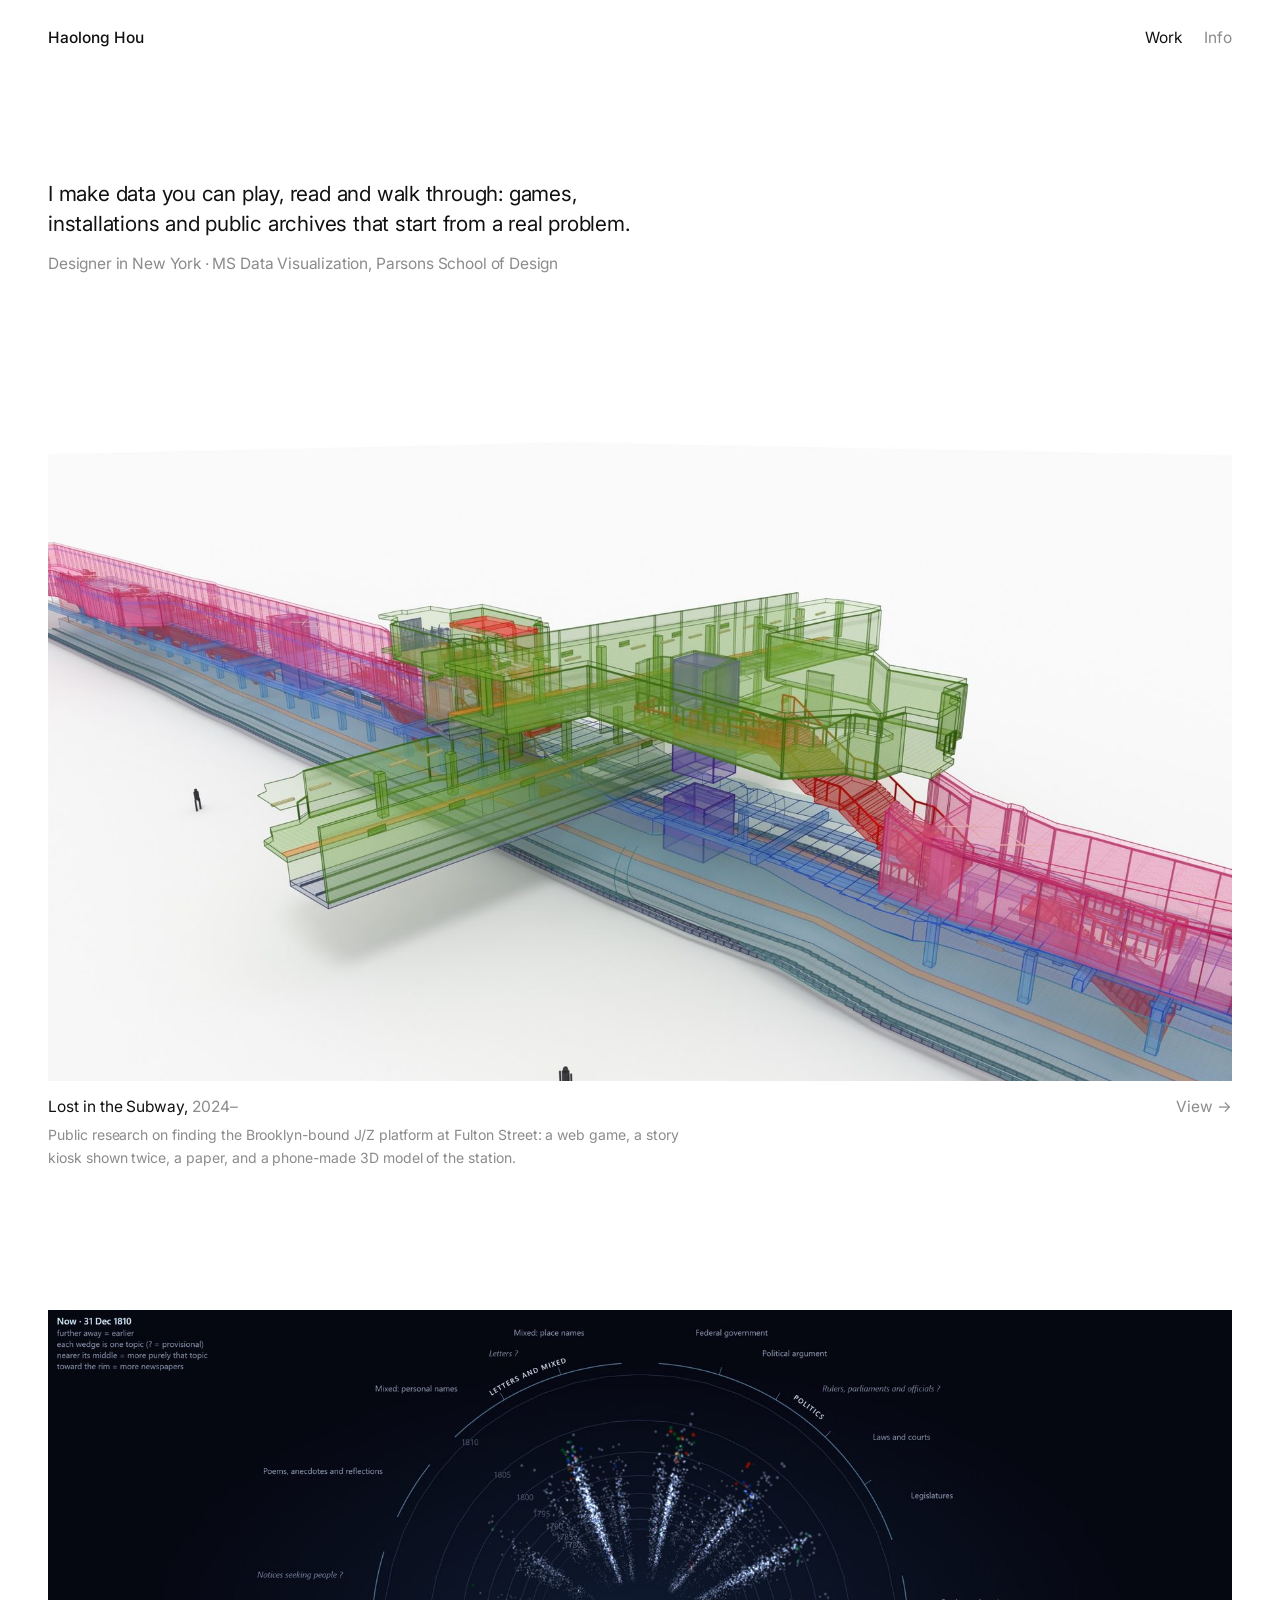
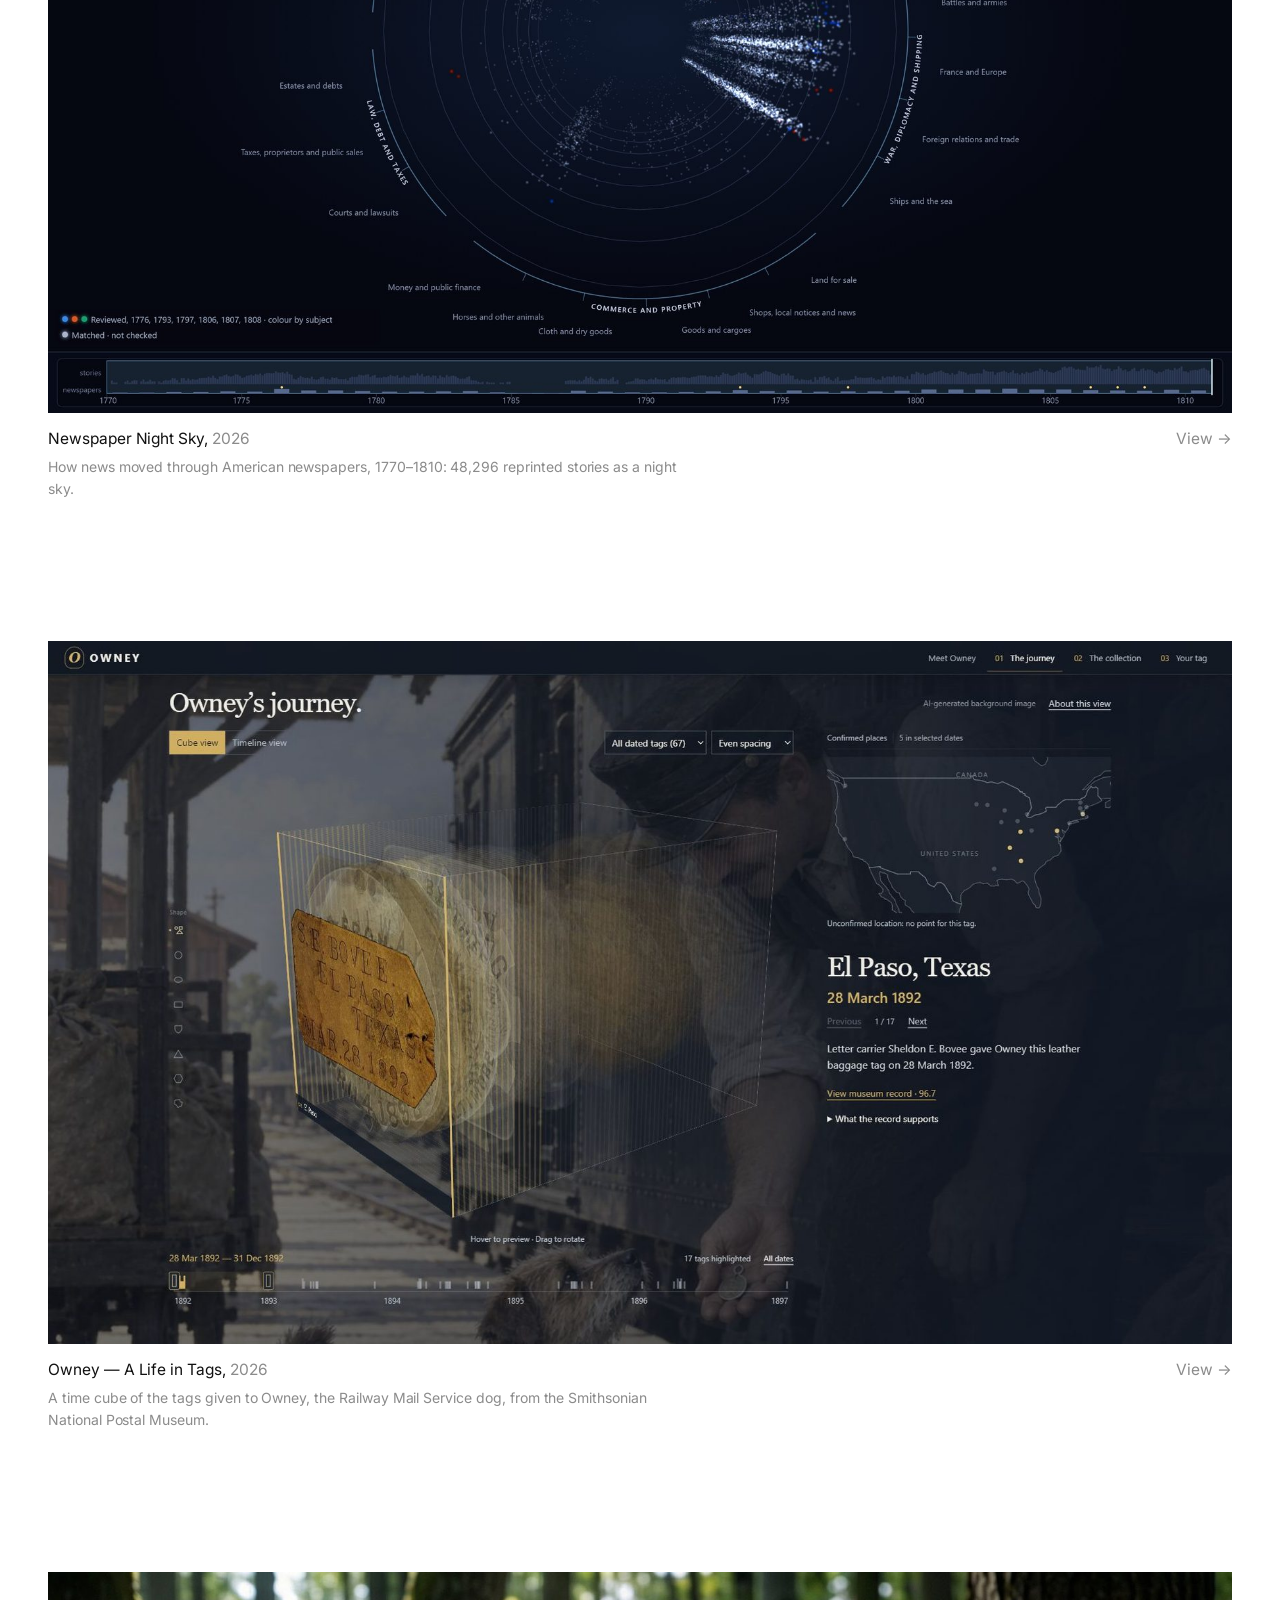
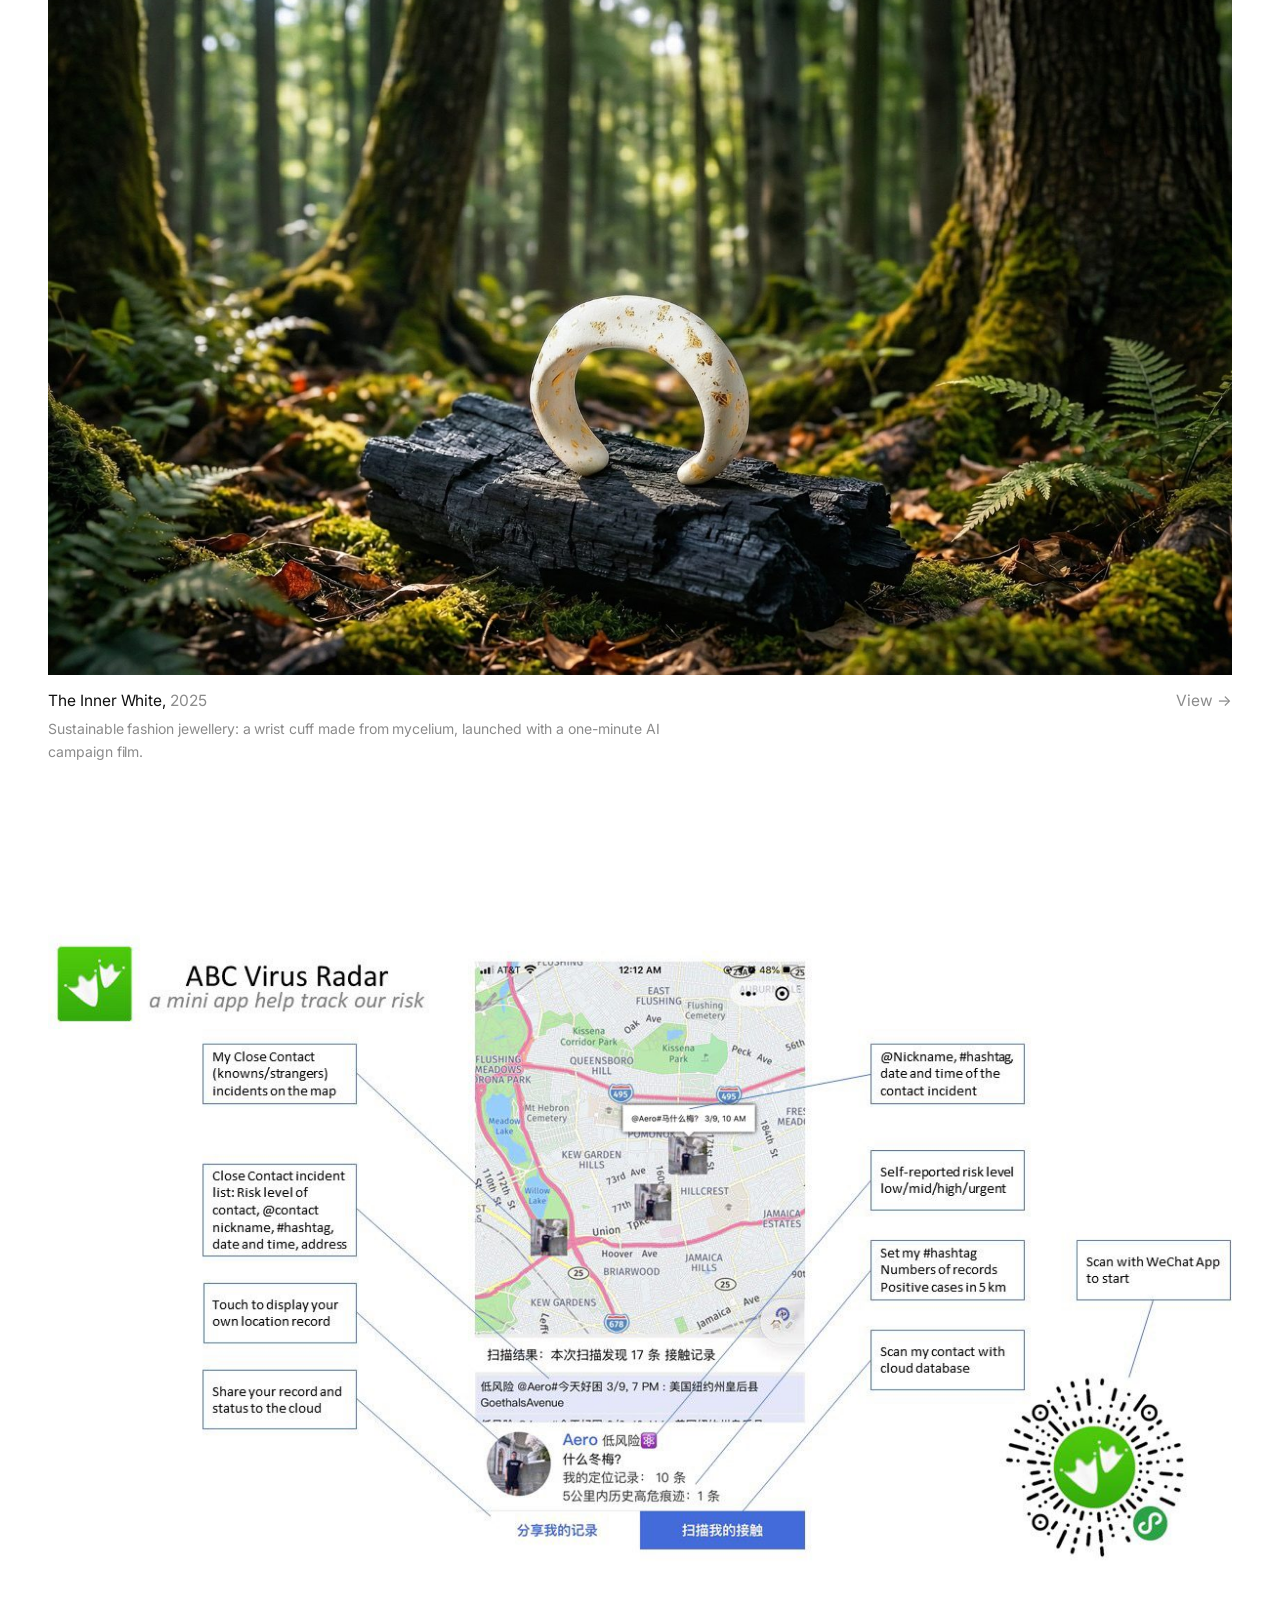
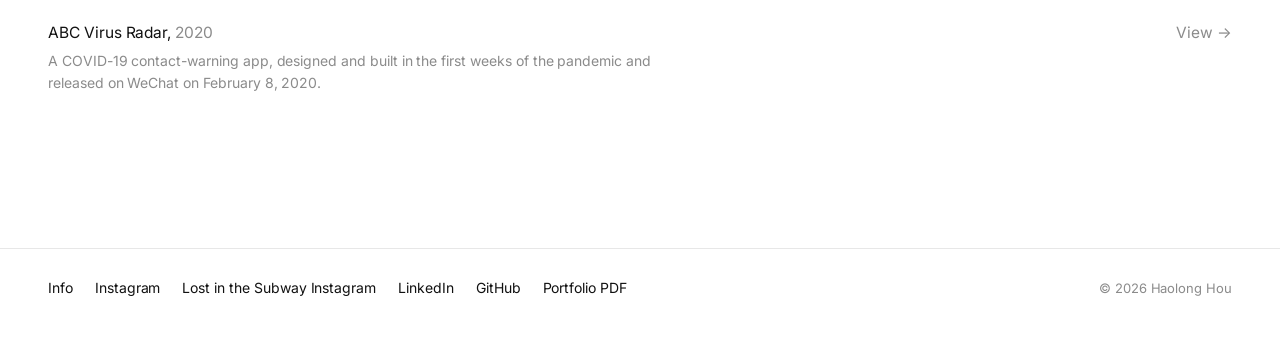
<file: index.html>
<!doctype html>
<html lang="en">
<head>
<meta charset="utf-8">
<meta name="viewport" content="width=device-width, initial-scale=1">
<title>Haolong Hou</title>
<meta name="description" content="Haolong Hou is a designer in New York (MS Data Visualization, Parsons School of Design) making games, installations and public archives from data and lived experience.">
<meta property="og:title" content="Haolong Hou">
<meta property="og:description" content="Lost in the Subway, Newspaper Night Sky, Owney — A Life in Tags, ABC Virus Radar, The Inner White.">
<meta property="og:image" content="https://hey.icare.love/assets/img/lis/station-fabric-crossing.jpg">
<meta property="og:url" content="https://hey.icare.love/">
<link rel="icon" href="data:image/svg+xml,%3Csvg xmlns='http://www.w3.org/2000/svg' viewBox='0 0 32 32'%3E%3Ccircle cx='16' cy='16' r='12' fill='%23111'/%3E%3C/svg%3E">
<link rel="preconnect" href="https://fonts.googleapis.com">
<link rel="preconnect" href="https://fonts.gstatic.com" crossorigin>
<link href="https://fonts.googleapis.com/css2?family=Inter:ital,wght@0,400;0,500;1,400&display=swap" rel="stylesheet">
<link rel="stylesheet" href="assets/css/site.css">
</head>
<body>
<a class="skip" href="#work">Skip to work</a>

<header class="site-head">
  <div class="wrap">
    <a class="brand" href="./">Haolong Hou</a>
    <nav class="site-nav" aria-label="Main">
      <a href="./" aria-current="page">Work</a>
      <a href="info/">Info</a>
    </nav>
  </div>
</header>

<main id="main" class="wrap">
  <section class="intro">
    <p>I make data you can play, read and walk through: games, installations and public archives that start from a real problem.</p>
    <p>Designer in New York · MS Data Visualization, Parsons School of Design</p>
  </section>

  <section class="gallery" id="work" aria-label="Selected work">
    <a class="piece" href="lost-in-subway/">
      <div class="media"><img class="blend" src="assets/img/lis/station-fabric-crossing.jpg" srcset="assets/img/lis/station-fabric-crossing-sm.jpg 900w, assets/img/lis/station-fabric-crossing.jpg 1800w" sizes="(max-width: 1280px) 100vw, 1184px" width="1800" height="1125" alt="Translucent, colour-coded model of Fulton Street station: the green J/Z levels cross above the blue A/C platform, joined by red stairs."></div>
      <div class="cap">
        <div>
          <div class="t">Lost in the Subway, <span>2024–</span></div>
          <p>Public research on finding the Brooklyn-bound J/Z platform at Fulton Street: a web game, a story kiosk shown twice, a paper, and a phone-made 3D model of the station.</p>
        </div>
        <span class="arrow">View →</span>
      </div>
    </a>

    <a class="piece" href="newspaper-night-sky/">
      <div class="media"><img src="assets/img/nns/topic-wheel.jpg" srcset="assets/img/nns/topic-wheel-sm.jpg 900w, assets/img/nns/topic-wheel.jpg 1800w" sizes="(max-width: 1280px) 100vw, 1184px" width="1800" height="1069" loading="lazy" alt="The Story telescope in Topic view: thousands of reprinted newspaper stories fan out as glowing wedges around a ring labelled with subjects such as politics, war, diplomacy and shipping, commerce and property, with a 1770 to 1810 timeline below."></div>
      <div class="cap">
        <div>
          <div class="t">Newspaper Night Sky, <span>2026</span></div>
          <p>How news moved through American newspapers, 1770–1810: 48,296 reprinted stories as a night sky.</p>
        </div>
        <span class="arrow">View →</span>
      </div>
    </a>

    <a class="piece" href="owney/">
      <div class="media"><img src="assets/img/owney/cube-view.jpg" srcset="assets/img/owney/cube-view-sm.jpg 900w, assets/img/owney/cube-view.jpg 1800w" sizes="(max-width: 1280px) 100vw, 1184px" width="1800" height="1012" loading="lazy" alt="Owney's time cube: a stack of tag photos in a 3D cube, with a US map and the details of a tag from El Paso, 1892."></div>
      <div class="cap">
        <div>
          <div class="t">Owney — A Life in Tags, <span>2026</span></div>
          <p>A time cube of the tags given to Owney, the Railway Mail Service dog, from the Smithsonian National Postal Museum.</p>
        </div>
        <span class="arrow">View →</span>
      </div>
    </a>

    <a class="piece" href="the-inner-white/">
      <div class="media"><img src="assets/img/iw/forest-cuff.jpg" srcset="assets/img/iw/forest-cuff-sm.jpg 900w, assets/img/iw/forest-cuff.jpg 1800w" sizes="(max-width: 1280px) 100vw, 1184px" width="1800" height="1005" loading="lazy" alt="A white cuff flecked with gold rests on a charred log on a mossy forest floor, lit by low sun between tall trees."></div>
      <div class="cap">
        <div>
          <div class="t">The Inner White, <span>2025</span></div>
          <p>Sustainable fashion jewellery: a wrist cuff made from mycelium, launched with a one-minute AI campaign film.</p>
        </div>
        <span class="arrow">View →</span>
      </div>
    </a>

    <a class="piece" href="abc-virus-radar/">
      <div class="media"><img src="assets/img/abc/at-a-glance.jpg" srcset="assets/img/abc/at-a-glance-sm.jpg 900w, assets/img/abc/at-a-glance.jpg 1280w" sizes="(max-width: 1280px) 100vw, 1184px" width="1280" height="720" loading="lazy" alt="ABC Virus Radar at a glance: a phone screen with contact markers on a map, surrounded by short feature labels."></div>
      <div class="cap">
        <div>
          <div class="t">ABC Virus Radar, <span>2020</span></div>
          <p>A COVID-19 contact-warning app, designed and built in the first weeks of the pandemic and released on WeChat on February 8, 2020.</p>
        </div>
        <span class="arrow">View →</span>
      </div>
    </a>
  </section>
</main>

<footer class="site-foot">
  <div class="wrap">
    <div class="contact"><a href="info/">Info</a><a href="https://www.instagram.com/one_sunny_morning/">Instagram</a><a href="https://www.instagram.com/lostinsubway/">Lost in the Subway Instagram</a><a href="https://www.linkedin.com/in/hihaolong/">LinkedIn</a><a href="https://github.com/haolong">GitHub</a><a href="Haolong-Hou-Portfolio.pdf">Portfolio PDF</a></div>
    <small>© 2026 Haolong Hou</small>
  </div>
</footer>
</body>
</html>
</file>
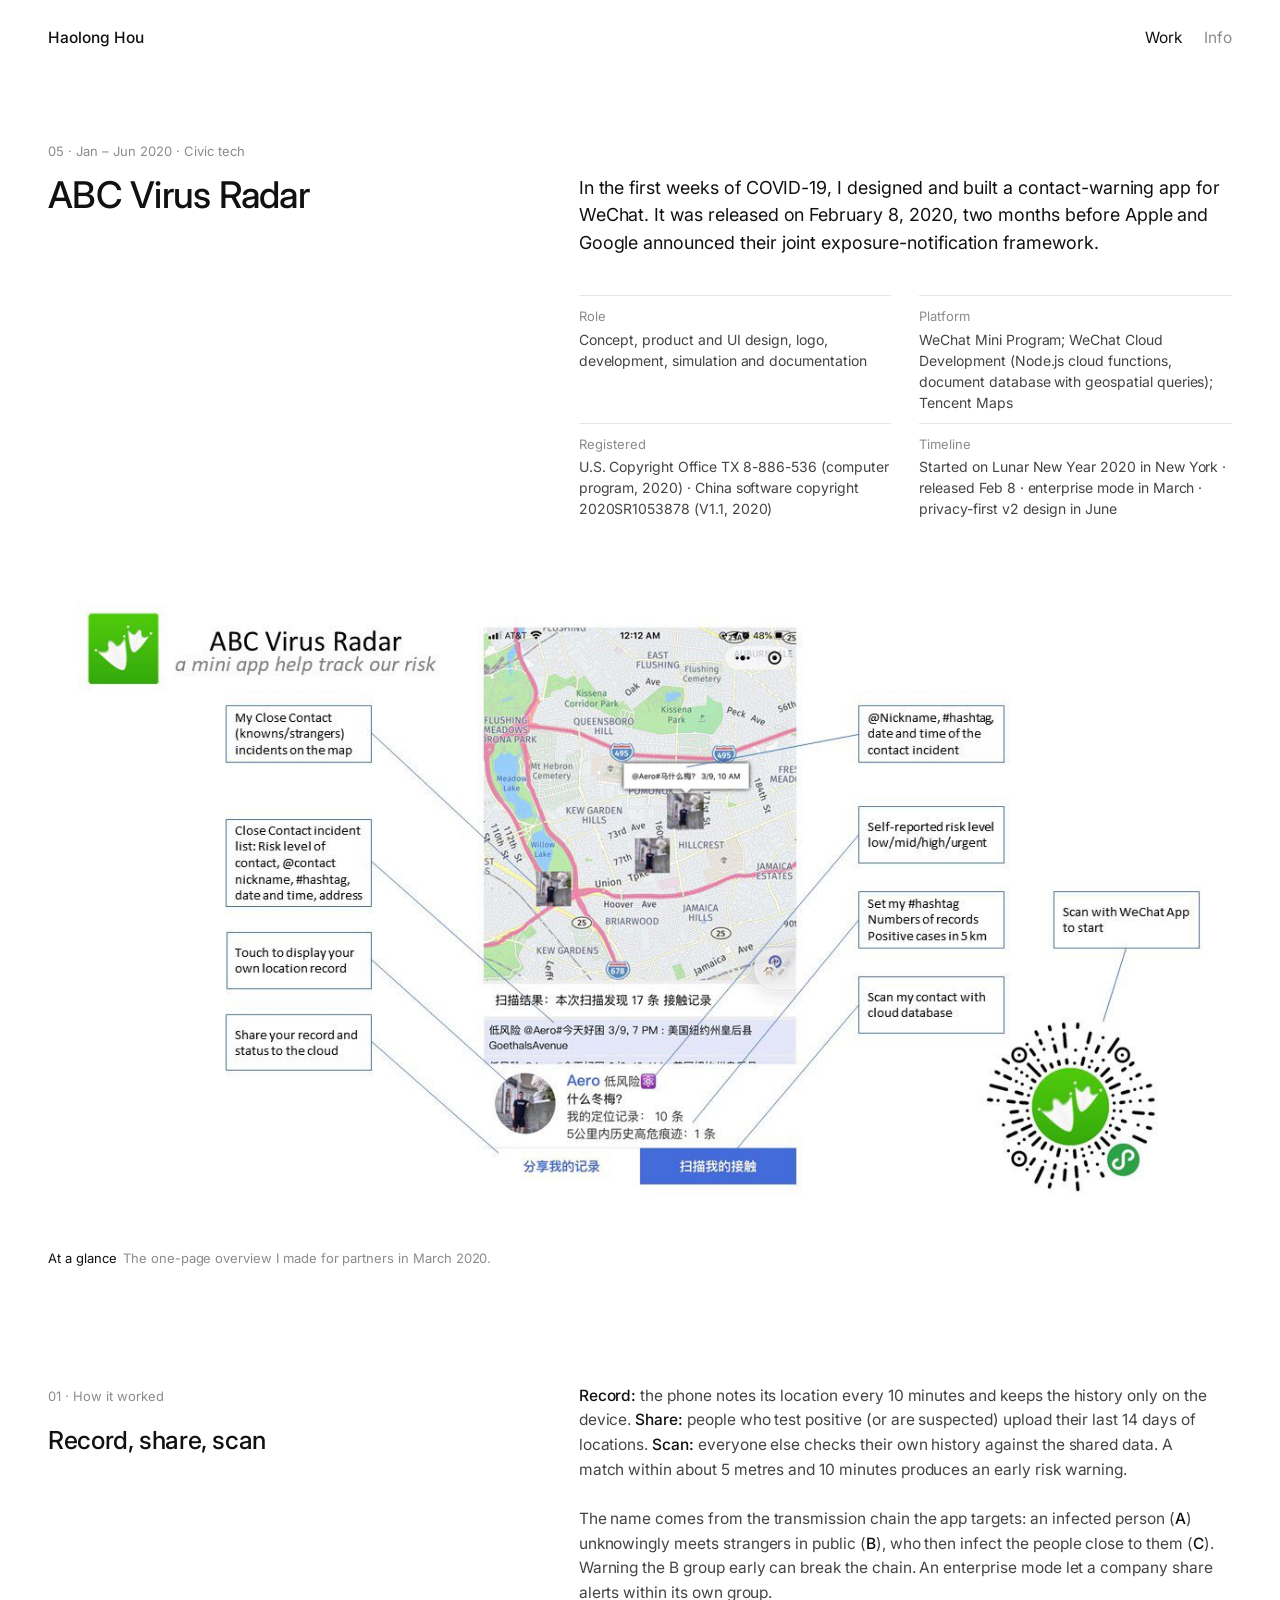
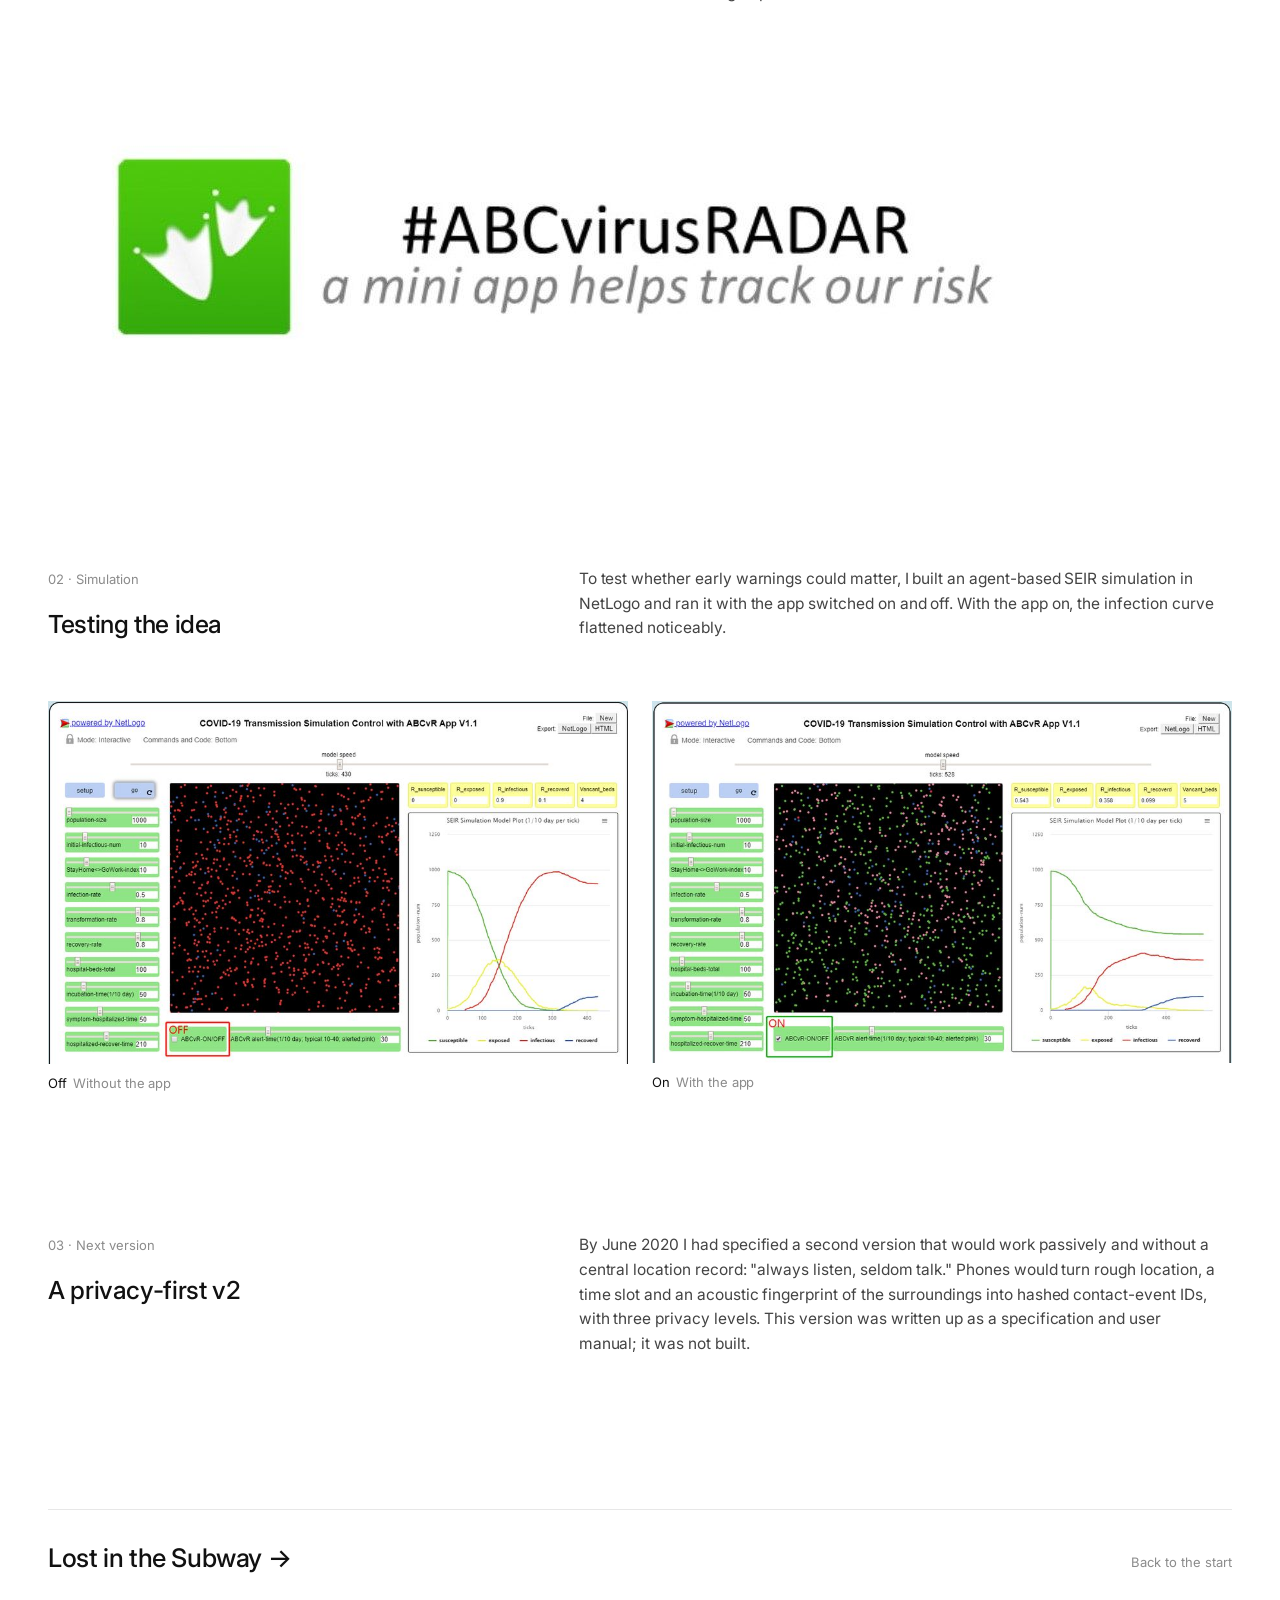
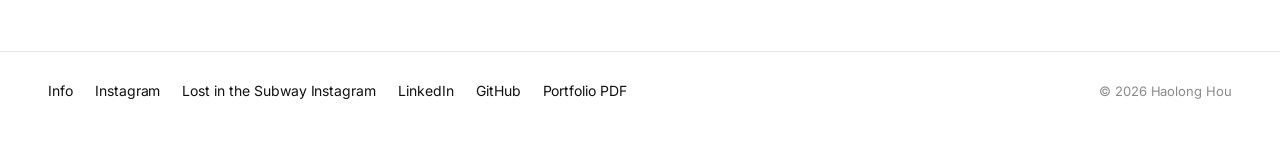
<file: abc-virus-radar/index.html>
<!doctype html>
<html lang="en">
<head>
<meta charset="utf-8">
<meta name="viewport" content="width=device-width, initial-scale=1">
<title>ABC Virus Radar — Haolong Hou</title>
<meta name="description" content="ABC Virus Radar: a COVID-19 contact-warning app designed and built in the first weeks of the pandemic, released on WeChat on February 8, 2020.">
<meta property="og:title" content="ABC Virus Radar — Haolong Hou">
<meta property="og:image" content="https://hey.icare.love/assets/img/abc/at-a-glance.jpg">
<link rel="icon" href="data:image/svg+xml,%3Csvg xmlns='http://www.w3.org/2000/svg' viewBox='0 0 32 32'%3E%3Ccircle cx='16' cy='16' r='12' fill='%23111'/%3E%3C/svg%3E">
<link rel="preconnect" href="https://fonts.googleapis.com">
<link rel="preconnect" href="https://fonts.gstatic.com" crossorigin>
<link href="https://fonts.googleapis.com/css2?family=Inter:ital,wght@0,400;0,500;1,400&display=swap" rel="stylesheet">
<link rel="stylesheet" href="../assets/css/site.css">
</head>
<body>
<a class="skip" href="#main">Skip to content</a>
<header class="site-head">
  <div class="wrap">
    <a class="brand" href="../">Haolong Hou</a>
    <nav class="site-nav" aria-label="Main">
      <a href="../" aria-current="page">Work</a>
      <a href="../info/">Info</a>
    </nav>
  </div>
</header>

<main id="main" class="wrap">
  <a class="back" href="../#work">← All work</a>

  <header class="proj-head">
    <p class="eyebrow"><b>05</b> · Jan – Jun 2020 · Civic tech</p>
    <h1>ABC Virus Radar</h1>
    <p class="lede">In the first weeks of COVID-19, I designed and built a contact-warning app for WeChat. It was released on February 8, 2020, two months before Apple and Google announced their joint exposure-notification framework.</p>
    <dl class="facts">
      <div><dt>Role</dt><dd>Concept, product and UI design, logo, development, simulation and documentation</dd></div>
      <div><dt>Platform</dt><dd>WeChat Mini Program; WeChat Cloud Development (Node.js cloud functions, document database with geospatial queries); Tencent Maps</dd></div>
      <div><dt>Registered</dt><dd>U.S. Copyright Office TX 8-886-536 (computer program, 2020) · China software copyright 2020SR1053878 (V1.1, 2020)</dd></div>
      <div><dt>Timeline</dt><dd>Started on Lunar New Year 2020 in New York · released Feb 8 · enterprise mode in March · privacy-first v2 design in June</dd></div>
    </dl>
  </header>

  <figure class="hero-fig">
    <img src="../assets/img/abc/at-a-glance.jpg" srcset="../assets/img/abc/at-a-glance-sm.jpg 900w, ../assets/img/abc/at-a-glance.jpg 1280w" sizes="(max-width: 1200px) 100vw, 1120px" width="1280" height="720" alt="ABC Virus Radar at a glance: a phone screen with contact markers on a map, surrounded by labels describing recording, sharing and scanning.">
    <figcaption><span class="k">At a glance</span>The one-page overview I made for partners in March 2020.</figcaption>
  </figure>

  <section class="chapter">
    <div class="chapter-side"><span class="chapter-no">01</span><span class="label">How it worked</span></div>
    <div class="body">
      <h2>Record, share, scan</h2>
      <p><strong>Record:</strong> the phone notes its location every 10 minutes and keeps the history only on the device. <strong>Share:</strong> people who test positive (or are suspected) upload their last 14 days of locations. <strong>Scan:</strong> everyone else checks their own history against the shared data. A match within about 5 metres and 10 minutes produces an early risk warning.</p>
      <p>The name comes from the transmission chain the app targets: an infected person (<strong>A</strong>) unknowingly meets strangers in public (<strong>B</strong>), who then infect the people close to them (<strong>C</strong>). Warning the B group early can break the chain. An enterprise mode let a company share alerts within its own group.</p>
      <figure>
        <img src="../assets/img/abc/cover.jpg" width="1041" height="361" loading="lazy" alt="Banner: #ABCvirusRADAR, a mini app helps track our risk, with the green footprint logo.">
      </figure>
    </div>
  </section>

  <section class="chapter">
    <div class="chapter-side"><span class="chapter-no">02</span><span class="label">Simulation</span></div>
    <div class="body">
      <h2>Testing the idea</h2>
      <p>To test whether early warnings could matter, I built an agent-based SEIR simulation in NetLogo and ran it with the app switched on and off. With the app on, the infection curve flattened noticeably.</p>
      <div class="figs two">
        <figure><img src="../assets/img/abc/simulation-off-sm.jpg" width="900" height="563" loading="lazy" alt="NetLogo simulation with the app off: a tall infection curve."><figcaption><span class="k">Off</span>Without the app</figcaption></figure>
        <figure><img src="../assets/img/abc/simulation-on-sm.jpg" width="900" height="561" loading="lazy" alt="NetLogo simulation with the app on: a flatter infection curve."><figcaption><span class="k">On</span>With the app</figcaption></figure>
      </div>
    </div>
  </section>

  <section class="chapter">
    <div class="chapter-side"><span class="chapter-no">03</span><span class="label">Next version</span></div>
    <div class="body">
      <h2>A privacy-first v2</h2>
      <p>By June 2020 I had specified a second version that would work passively and without a central location record: "always listen, seldom talk." Phones would turn rough location, a time slot and an acoustic fingerprint of the surroundings into hashed contact-event IDs, with three privacy levels. This version was written up as a specification and user manual; it was not built.</p>
    </div>
  </section>

  <a class="next-proj" href="../lost-in-subway/"><span class="label">Back to the start</span><strong>Lost in the Subway →</strong></a>
</main>

<footer class="site-foot">
  <div class="wrap">
    <div class="contact"><a href="../info/">Info</a><a href="https://www.instagram.com/one_sunny_morning/">Instagram</a><a href="https://www.instagram.com/lostinsubway/">Lost in the Subway Instagram</a><a href="https://www.linkedin.com/in/hihaolong/">LinkedIn</a><a href="https://github.com/haolong">GitHub</a><a href="../Haolong-Hou-Portfolio.pdf">Portfolio PDF</a></div>
    <small>© 2026 Haolong Hou</small>
  </div>
</footer>
</body>
</html>
</file>
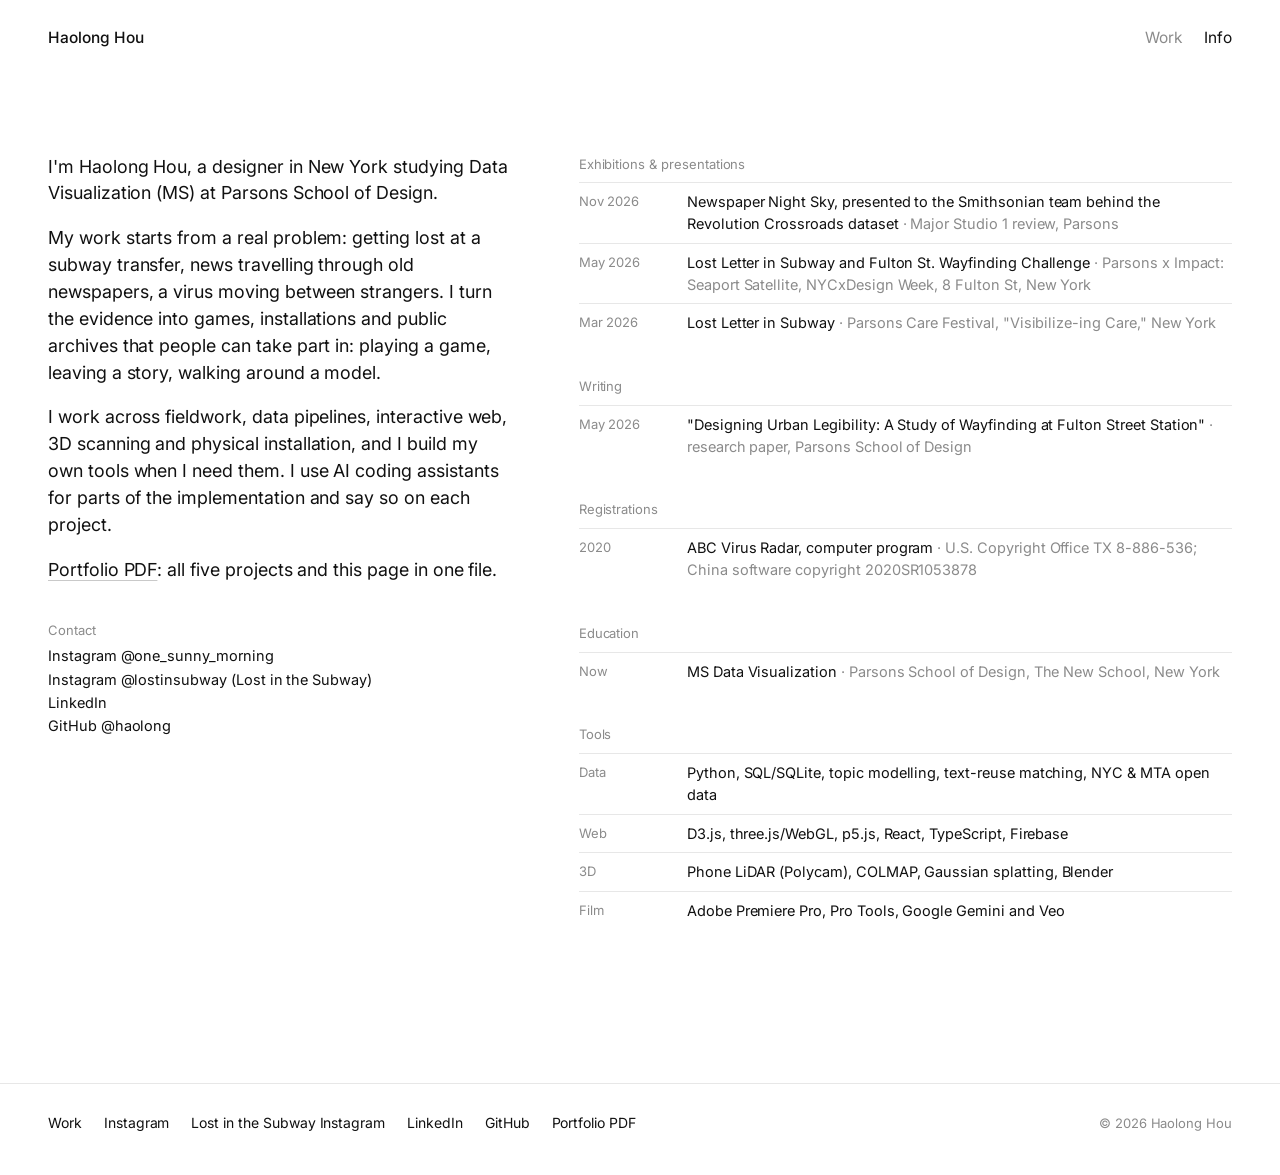
<file: info/index.html>
<!doctype html>
<html lang="en">
<head>
<meta charset="utf-8">
<meta name="viewport" content="width=device-width, initial-scale=1">
<title>Info — Haolong Hou</title>
<meta name="description" content="About Haolong Hou: exhibitions, writing, education, tools and contact.">
<link rel="icon" href="data:image/svg+xml,%3Csvg xmlns='http://www.w3.org/2000/svg' viewBox='0 0 32 32'%3E%3Ccircle cx='16' cy='16' r='12' fill='%23111'/%3E%3C/svg%3E">
<link rel="preconnect" href="https://fonts.googleapis.com">
<link rel="preconnect" href="https://fonts.gstatic.com" crossorigin>
<link href="https://fonts.googleapis.com/css2?family=Inter:ital,wght@0,400;0,500;1,400&display=swap" rel="stylesheet">
<link rel="stylesheet" href="../assets/css/site.css">
</head>
<body>
<header class="site-head">
  <div class="wrap">
    <a class="brand" href="../">Haolong Hou</a>
    <nav class="site-nav" aria-label="Main">
      <a href="../">Work</a>
      <a href="./" aria-current="page">Info</a>
    </nav>
  </div>
</header>

<main id="main" class="wrap">
  <section class="about" id="about">
    <div class="about-grid">
      <div>
        <p>I'm Haolong Hou, a designer in New York studying Data Visualization (MS) at Parsons School of Design.</p>
        <p>My work starts from a real problem: getting lost at a subway transfer, news travelling through old newspapers, a virus moving between strangers. I turn the evidence into games, installations and public archives that people can take part in: playing a game, leaving a story, walking around a model.</p>
        <p>I work across fieldwork, data pipelines, interactive web, 3D scanning and physical installation, and I build my own tools when I need them. I use AI coding assistants for parts of the implementation and say so on each project.</p>
        <p class="pdf-link"><a href="../Haolong-Hou-Portfolio.pdf">Portfolio PDF</a>: all five projects and this page in one file.</p>
        <div class="contact-block">
          <span class="label">Contact</span>
          <a href="https://www.instagram.com/one_sunny_morning/">Instagram @one_sunny_morning</a><br>
          <a href="https://www.instagram.com/lostinsubway/">Instagram @lostinsubway</a> (Lost in the Subway)<br>
          <a href="https://www.linkedin.com/in/hihaolong/">LinkedIn</a><br>
          <a href="https://github.com/haolong">GitHub @haolong</a>
        </div>
      </div>
      <div class="cv">
        <div>
          <h3>Exhibitions &amp; presentations</h3>
          <ul>
            <li><span class="y">Nov 2026</span><span>Newspaper Night Sky, presented to the Smithsonian team behind the Revolution Crossroads dataset <span class="w">· Major Studio 1 review, Parsons</span></span></li>
            <li><span class="y">May 2026</span><span>Lost Letter in Subway and Fulton St. Wayfinding Challenge <span class="w">· Parsons x Impact: Seaport Satellite, NYCxDesign Week, 8 Fulton St, New York</span></span></li>
            <li><span class="y">Mar 2026</span><span>Lost Letter in Subway <span class="w">· Parsons Care Festival, "Visibilize-ing Care," New York</span></span></li>
          </ul>
        </div>
        <div>
          <h3>Writing</h3>
          <ul>
            <li><span class="y">May 2026</span><span>"Designing Urban Legibility: A Study of Wayfinding at Fulton Street Station" <span class="w">· research paper, Parsons School of Design</span></span></li>
          </ul>
        </div>
        <div>
          <h3>Registrations</h3>
          <ul>
            <li><span class="y">2020</span><span>ABC Virus Radar, computer program <span class="w">· U.S. Copyright Office TX 8-886-536; China software copyright 2020SR1053878</span></span></li>
          </ul>
        </div>
        <div>
          <h3>Education</h3>
          <ul>
            <li><span class="y">Now</span><span>MS Data Visualization <span class="w">· Parsons School of Design, The New School, New York</span></span></li>
          </ul>
        </div>
        <div>
          <h3>Tools</h3>
          <ul>
            <li><span class="y">Data</span><span>Python, SQL/SQLite, topic modelling, text-reuse matching, NYC &amp; MTA open data</span></li>
            <li><span class="y">Web</span><span>D3.js, three.js/WebGL, p5.js, React, TypeScript, Firebase</span></li>
            <li><span class="y">3D</span><span>Phone LiDAR (Polycam), COLMAP, Gaussian splatting, Blender</span></li>
            <li><span class="y">Film</span><span>Adobe Premiere Pro, Pro Tools, Google Gemini and Veo</span></li>
          </ul>
        </div>
      </div>
    </div>
  </section>
</main>

<footer class="site-foot">
  <div class="wrap">
    <div class="contact"><a href="../">Work</a><a href="https://www.instagram.com/one_sunny_morning/">Instagram</a><a href="https://www.instagram.com/lostinsubway/">Lost in the Subway Instagram</a><a href="https://www.linkedin.com/in/hihaolong/">LinkedIn</a><a href="https://github.com/haolong">GitHub</a><a href="../Haolong-Hou-Portfolio.pdf">Portfolio PDF</a></div>
    <small>© 2026 Haolong Hou</small>
  </div>
</footer>
</body>
</html>
</file>
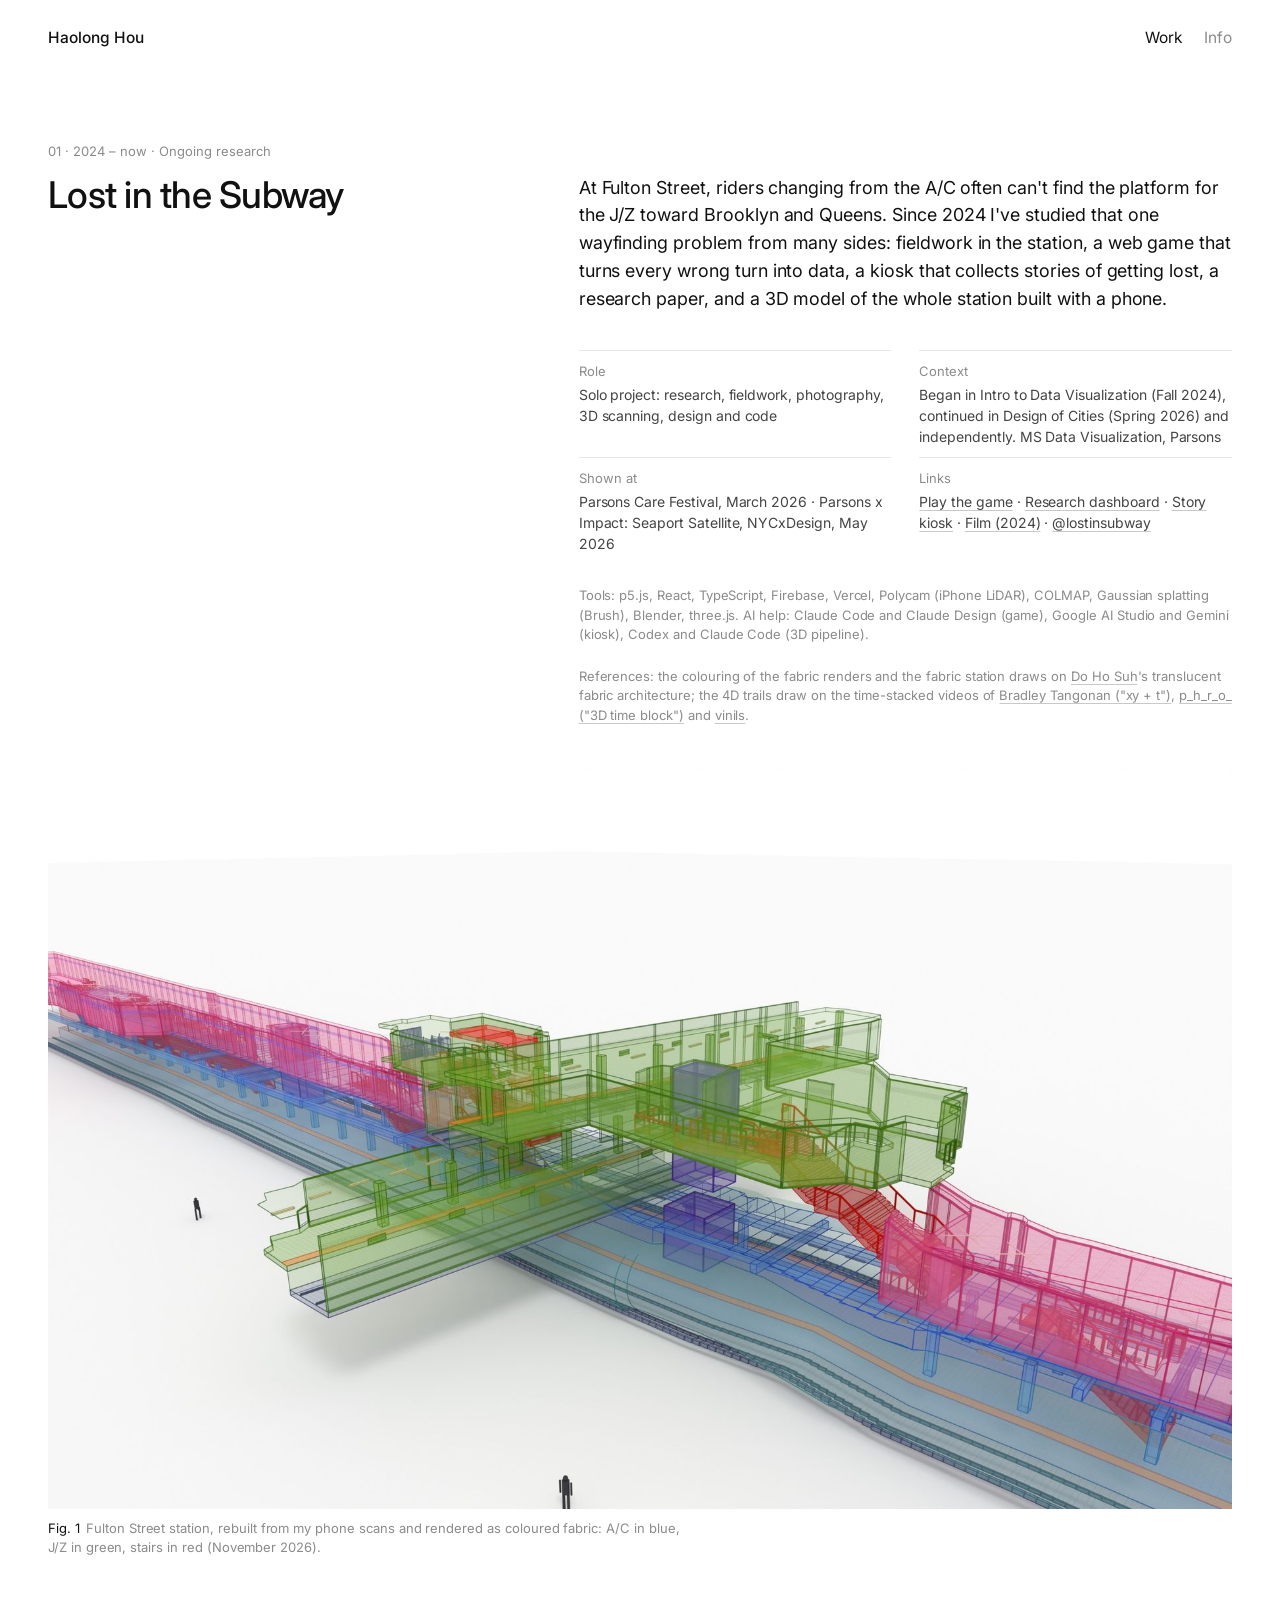
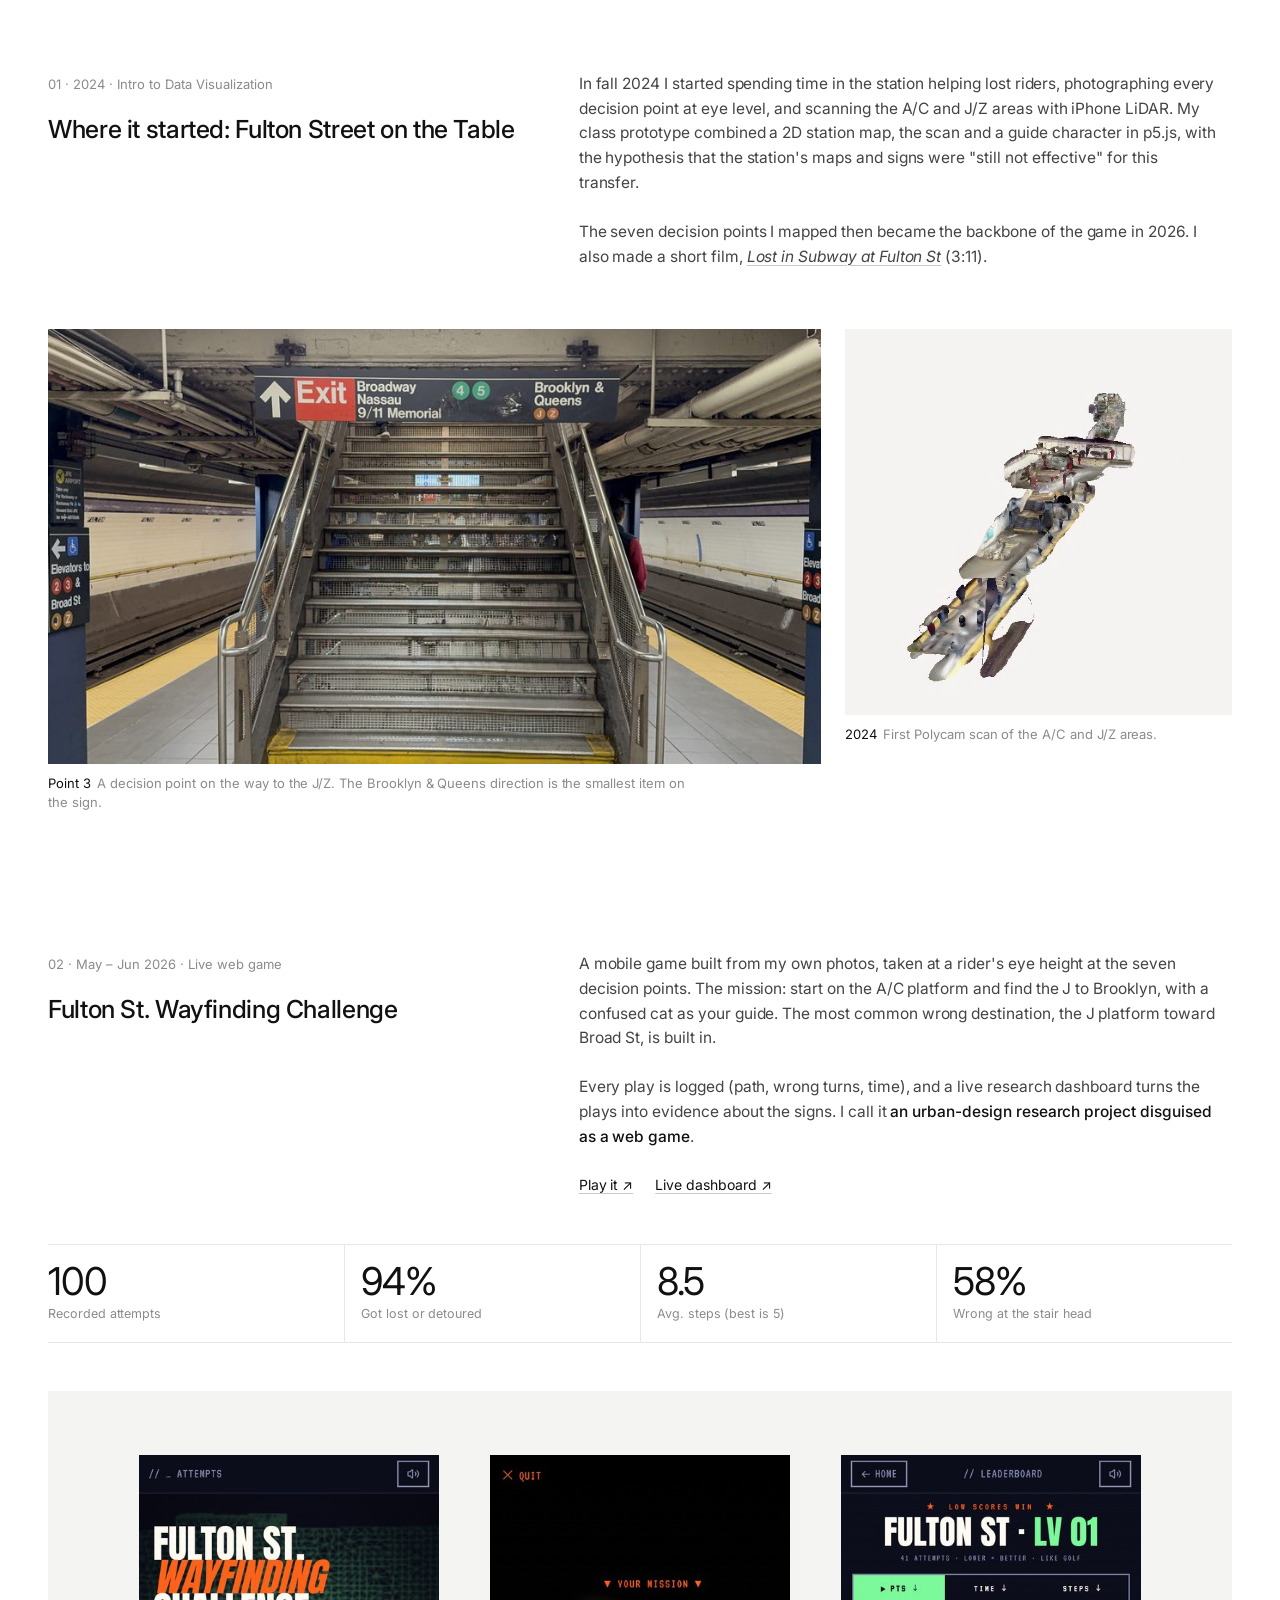
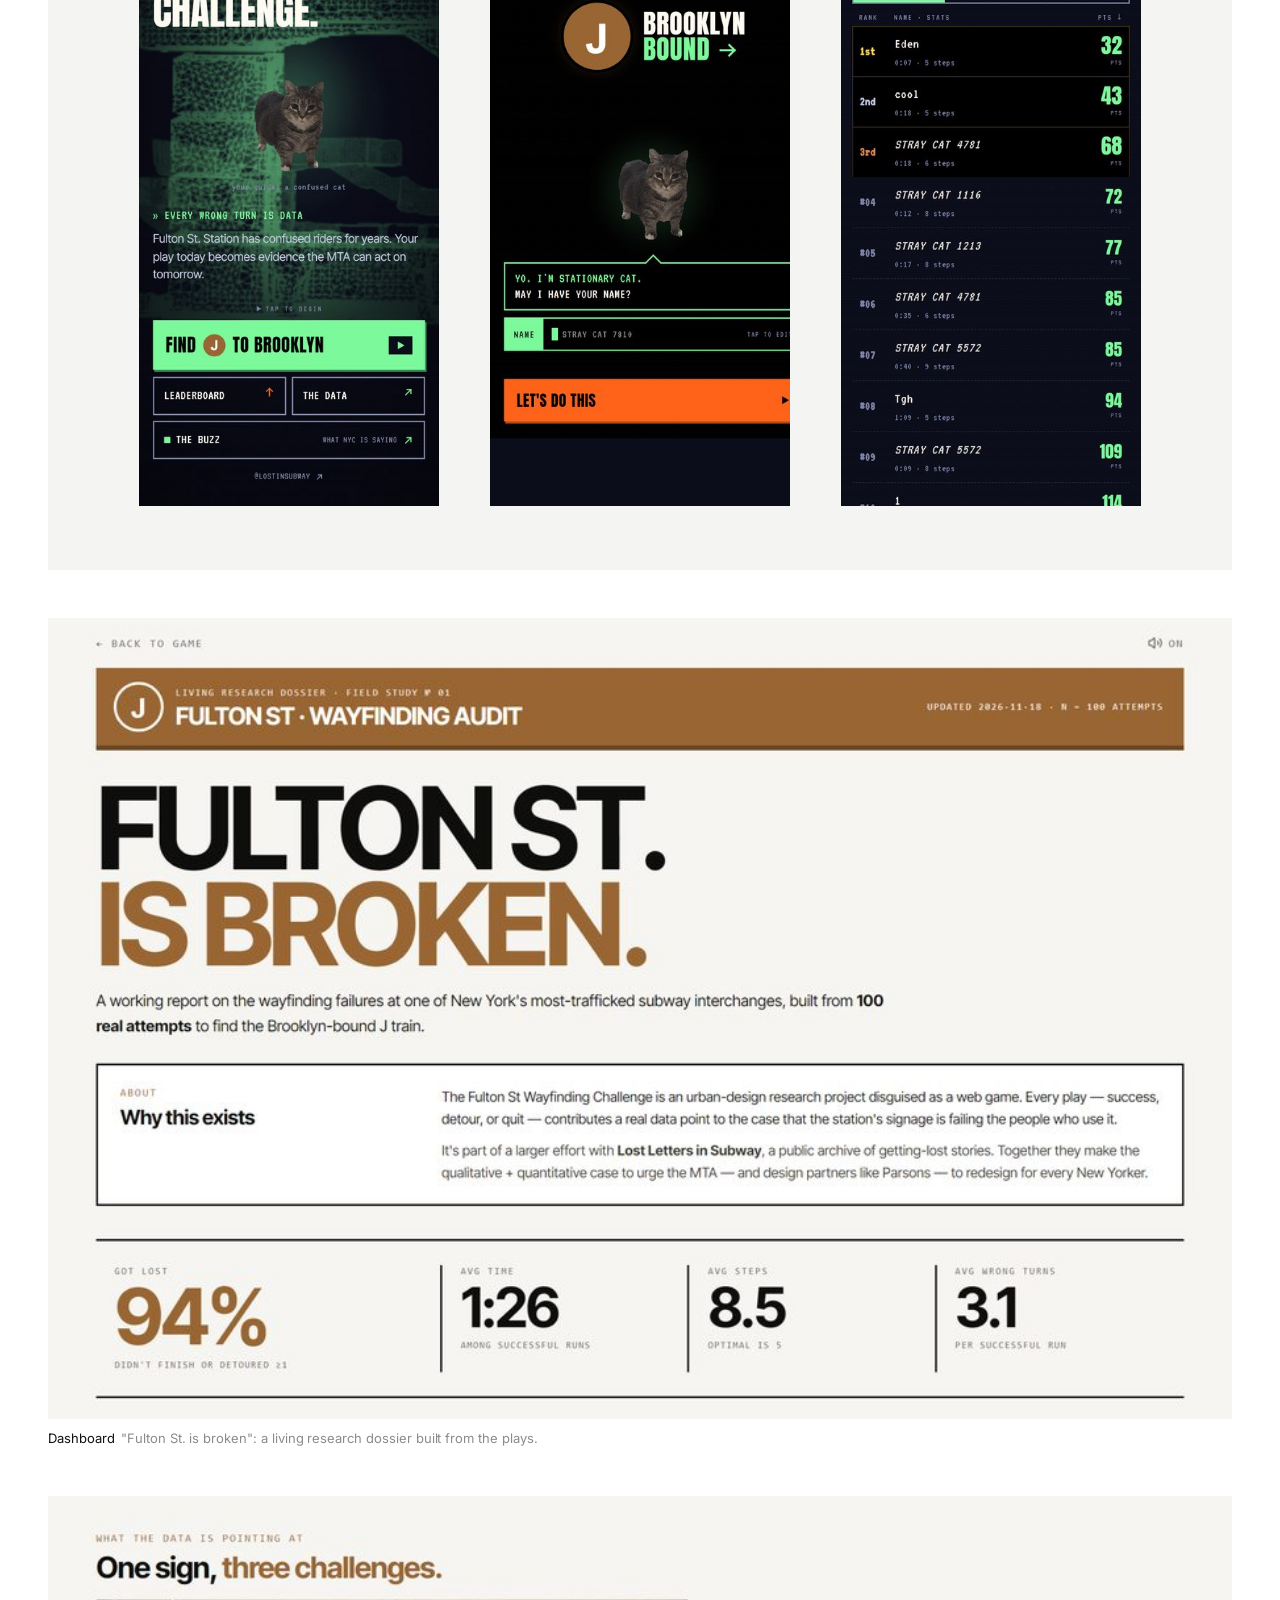
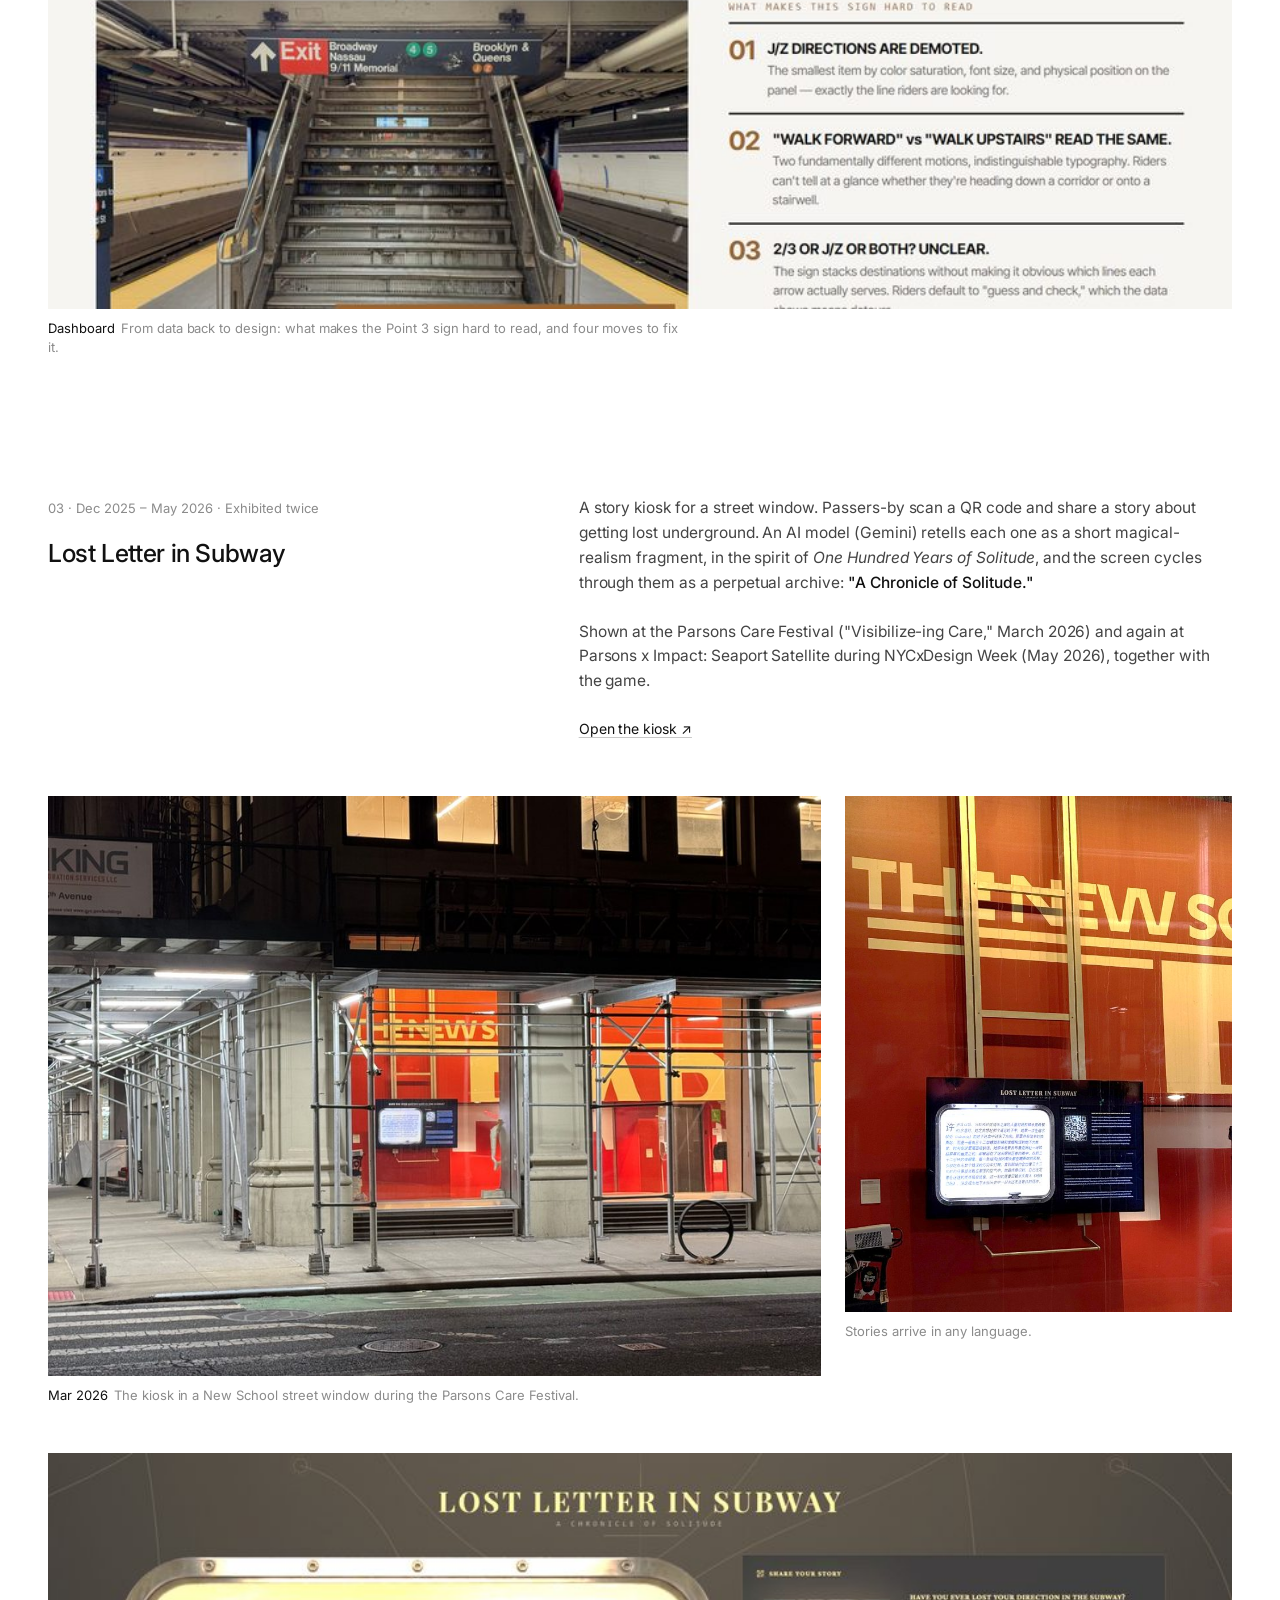
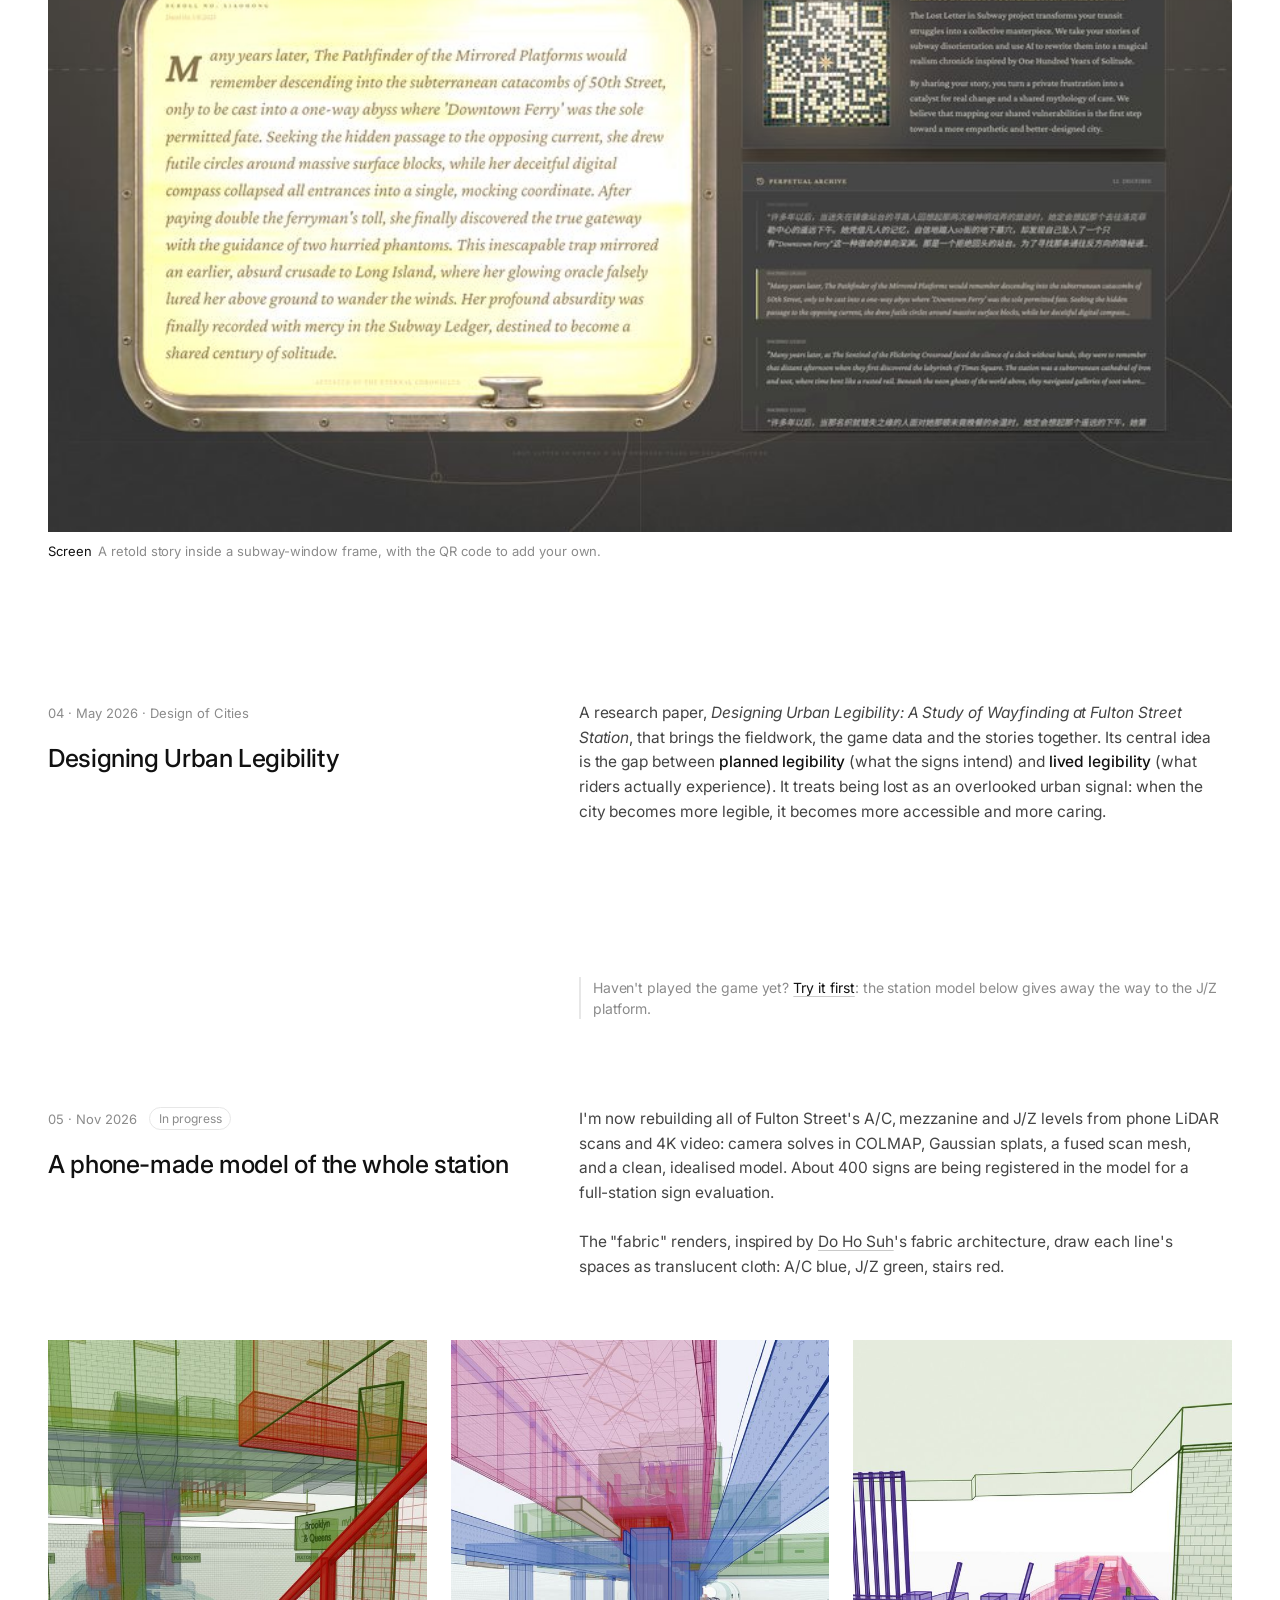
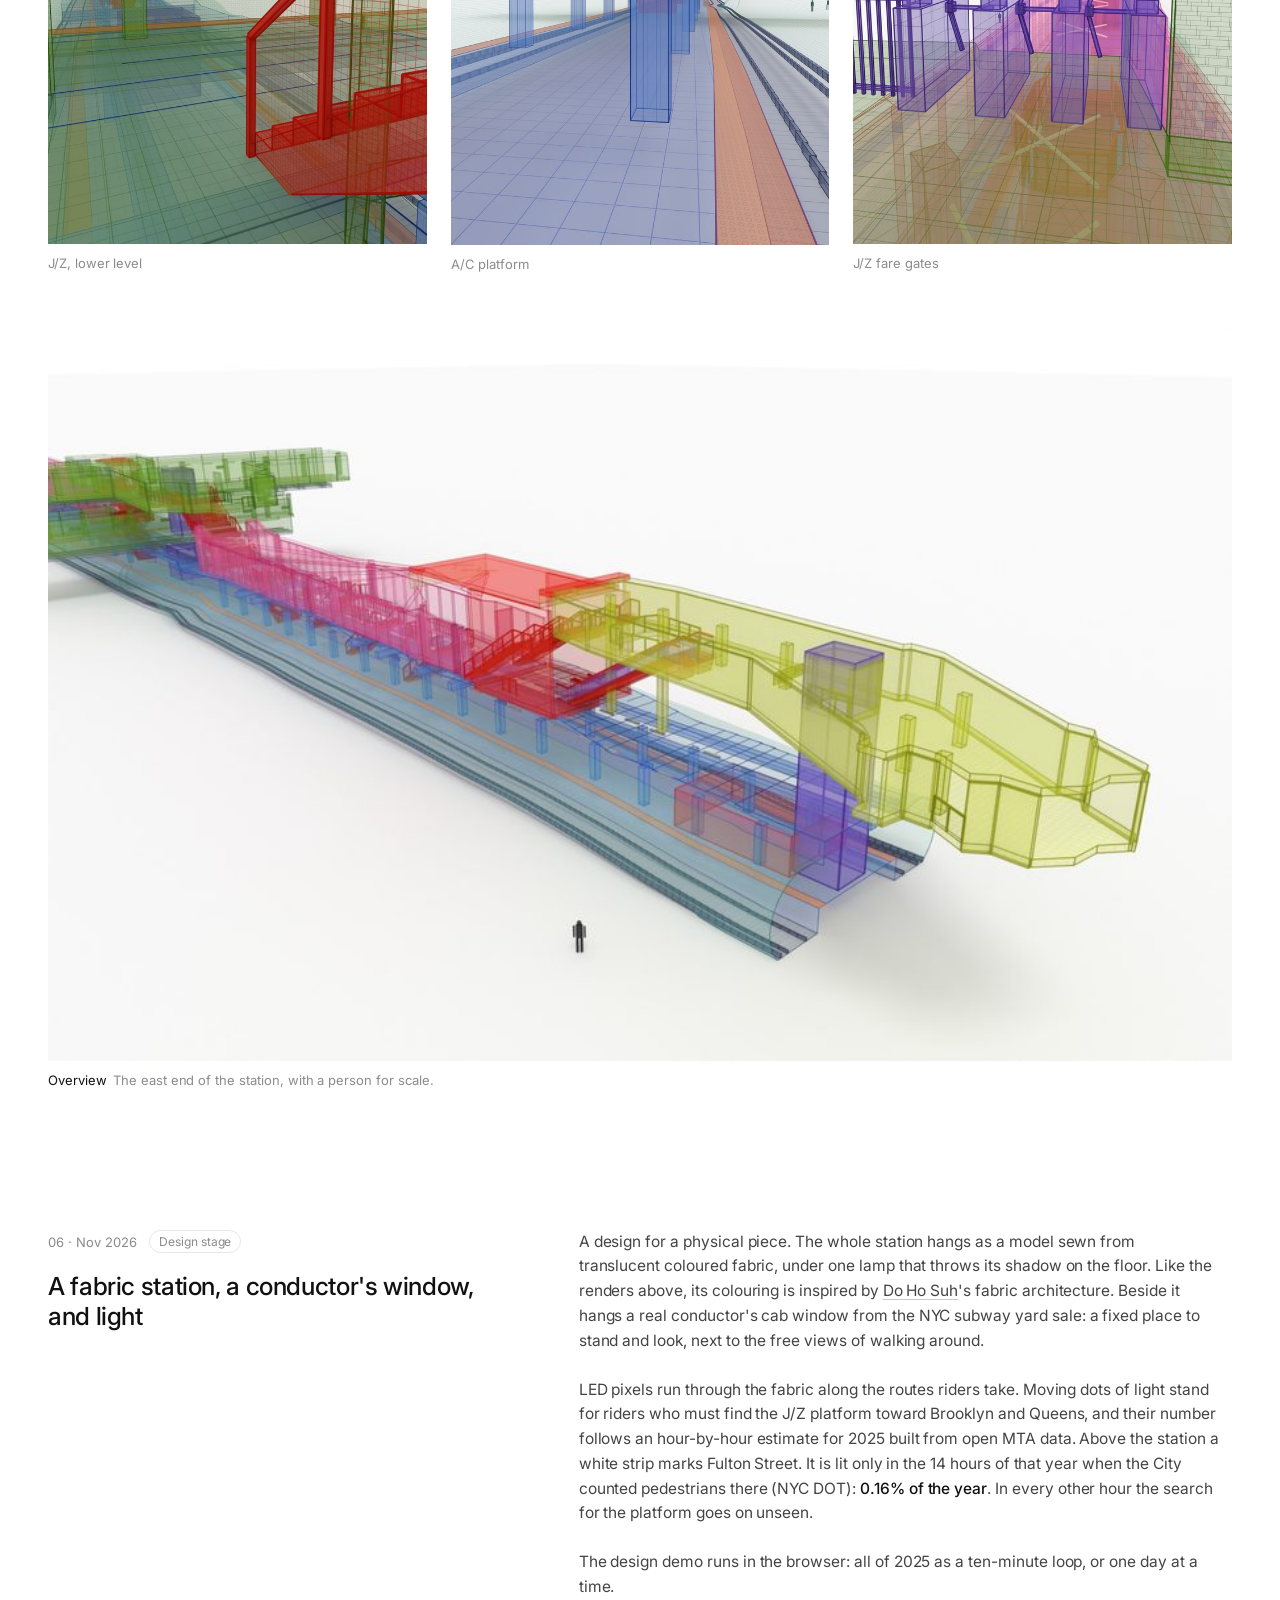
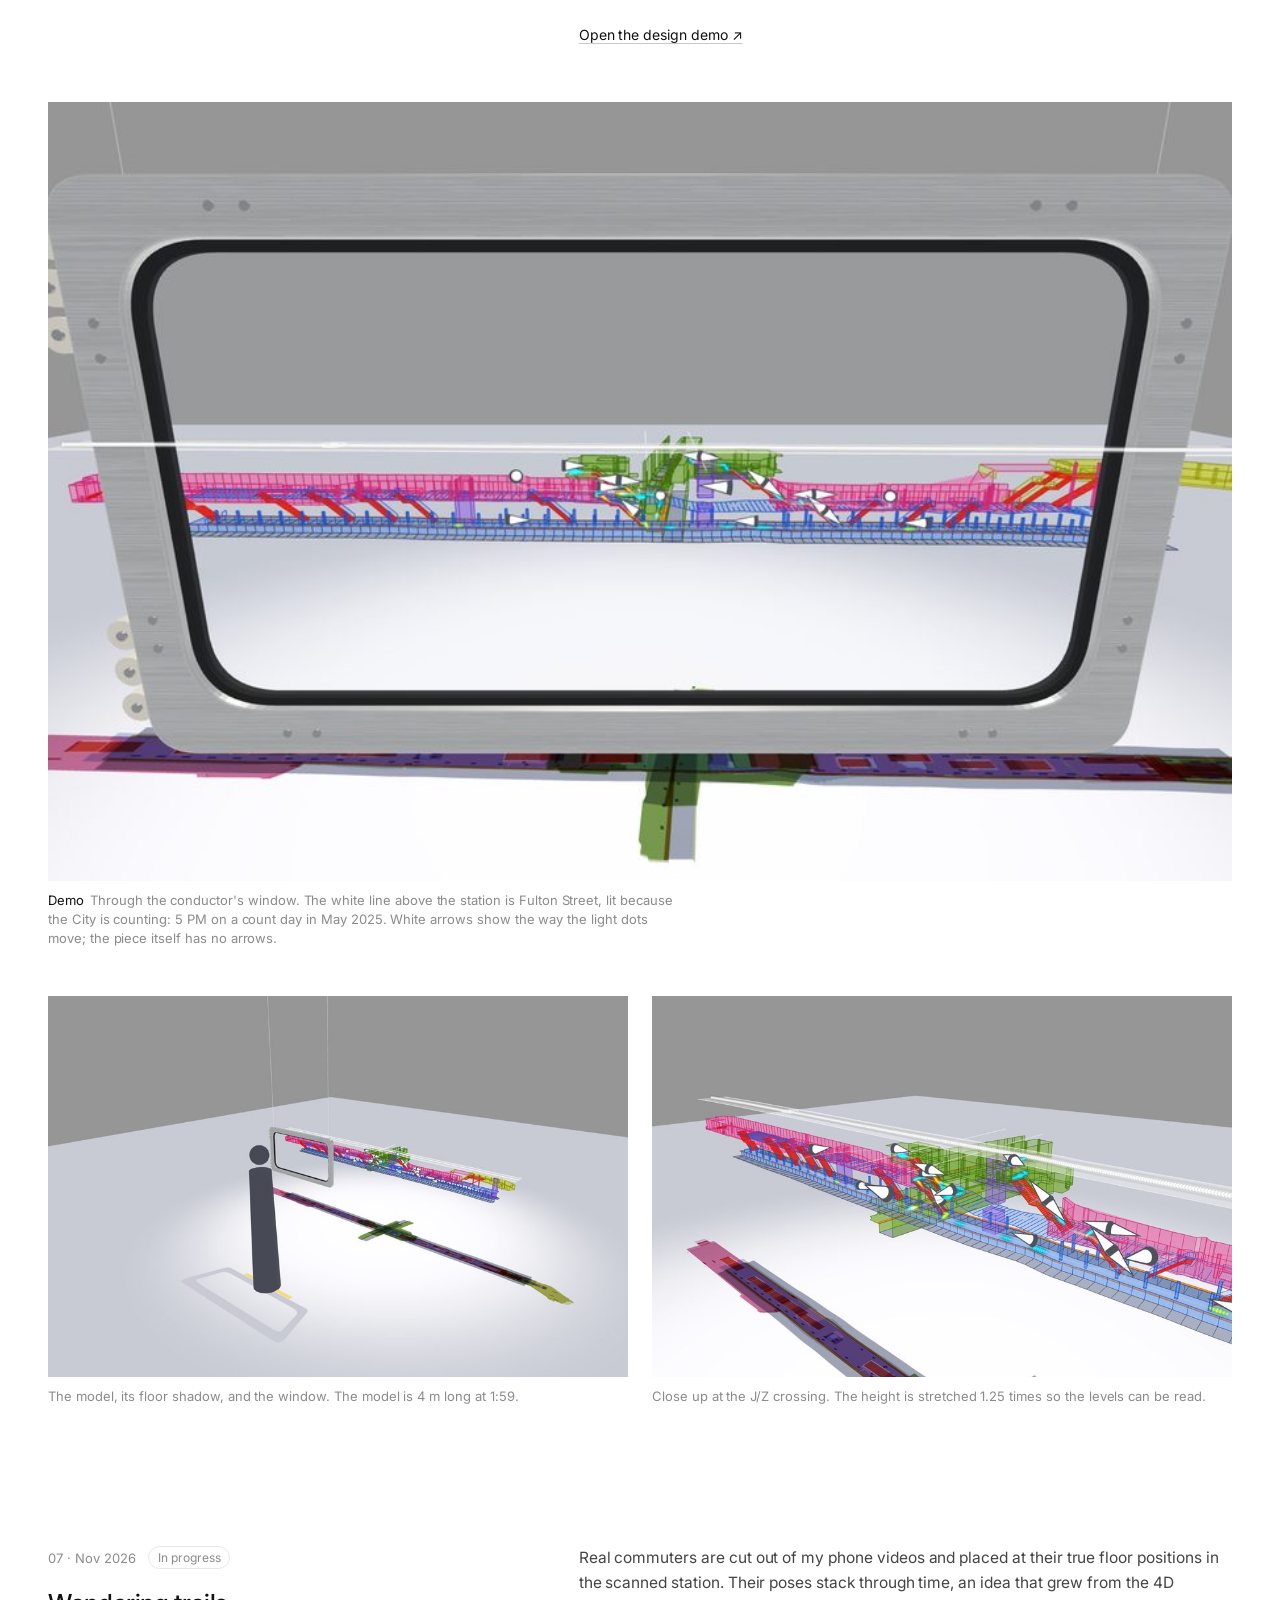
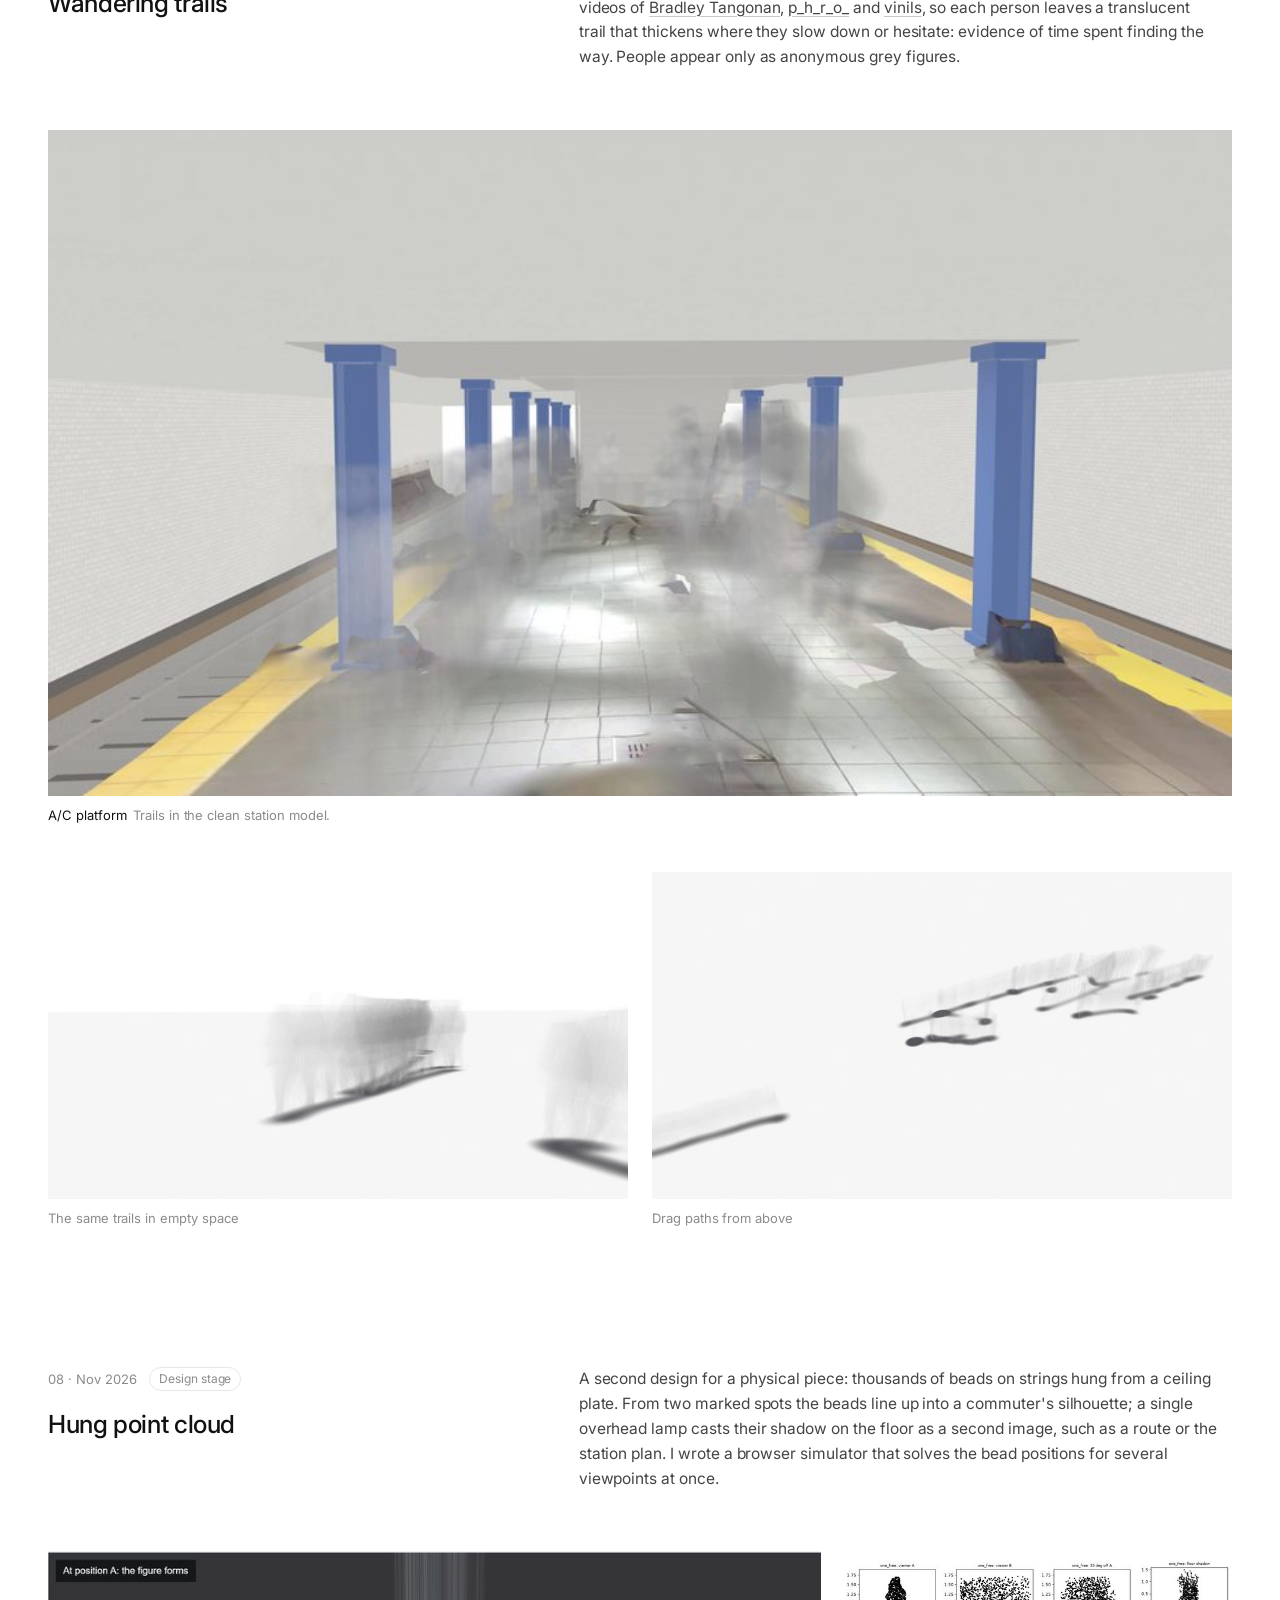
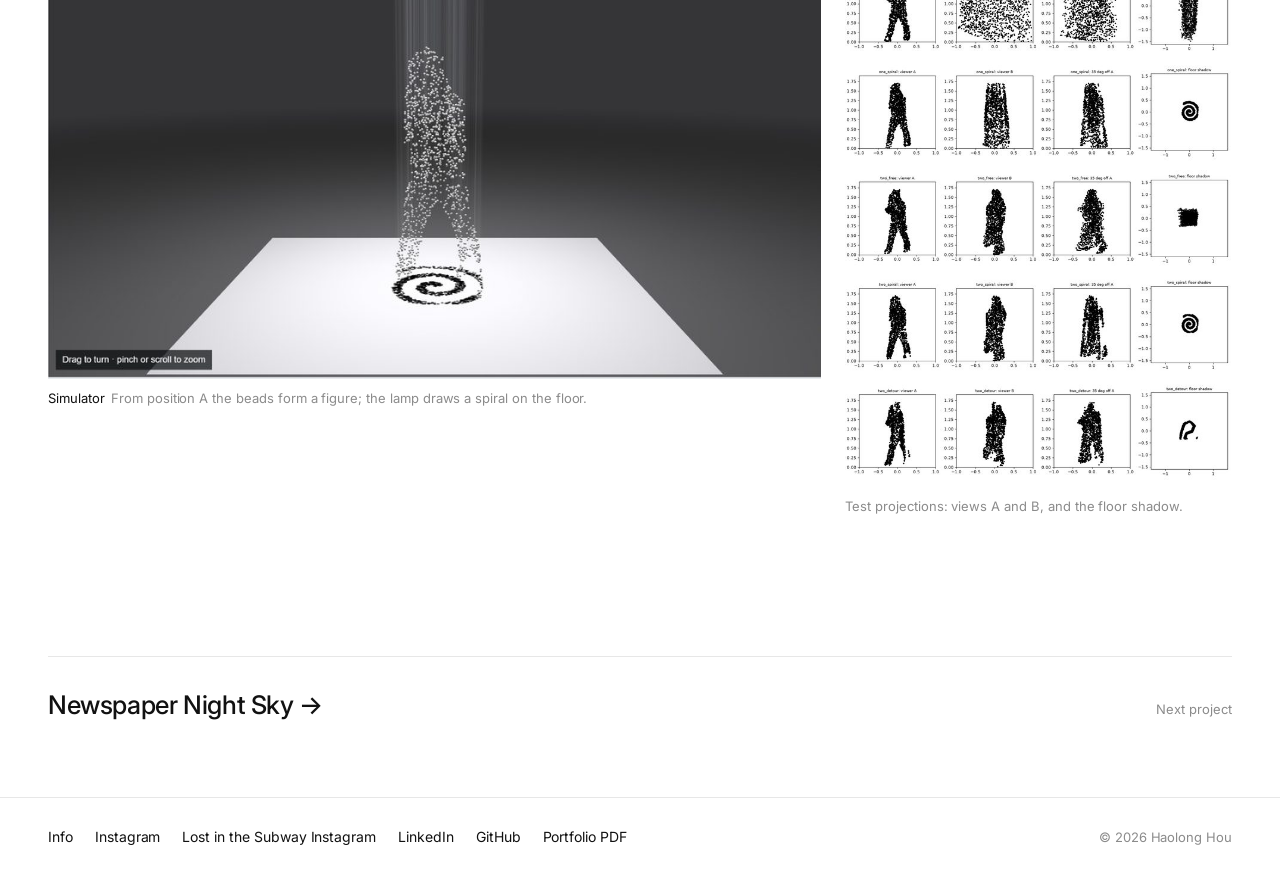
<file: lost-in-subway/index.html>
<!doctype html>
<html lang="en">
<head>
<meta charset="utf-8">
<meta name="viewport" content="width=device-width, initial-scale=1">
<title>Lost in the Subway — Haolong Hou</title>
<meta name="description" content="Lost in the Subway: public research on finding the Brooklyn-bound J/Z platform at Fulton Street station, through fieldwork, a web game, a story kiosk, writing and a phone-made 3D model of the station.">
<meta property="og:title" content="Lost in the Subway — Haolong Hou">
<meta property="og:image" content="https://hey.icare.love/assets/img/lis/station-fabric-crossing.jpg">
<link rel="icon" href="data:image/svg+xml,%3Csvg xmlns='http://www.w3.org/2000/svg' viewBox='0 0 32 32'%3E%3Ccircle cx='16' cy='16' r='12' fill='%23111'/%3E%3C/svg%3E">
<link rel="preconnect" href="https://fonts.googleapis.com">
<link rel="preconnect" href="https://fonts.gstatic.com" crossorigin>
<link href="https://fonts.googleapis.com/css2?family=Inter:ital,wght@0,400;0,500;1,400&display=swap" rel="stylesheet">
<link rel="stylesheet" href="../assets/css/site.css">
</head>
<body>
<a class="skip" href="#main">Skip to content</a>
<header class="site-head">
  <div class="wrap">
    <a class="brand" href="../">Haolong Hou</a>
    <nav class="site-nav" aria-label="Main">
      <a href="../" aria-current="page">Work</a>
      <a href="../info/">Info</a>
    </nav>
  </div>
</header>

<main id="main" class="wrap">
  <a class="back" href="../#work">← All work</a>

  <header class="proj-head">
    <p class="eyebrow"><b>01</b> · 2024 – now · Ongoing research</p>
    <h1>Lost in the Subway</h1>
    <p class="lede">At Fulton Street, riders changing from the A/C often can't find the platform for the J/Z toward Brooklyn and Queens. Since 2024 I've studied that one wayfinding problem from many sides: fieldwork in the station, a web game that turns every wrong turn into data, a kiosk that collects stories of getting lost, a research paper, and a 3D model of the whole station built with a phone.</p>
    <dl class="facts">
      <div><dt>Role</dt><dd>Solo project: research, fieldwork, photography, 3D scanning, design and code</dd></div>
      <div><dt>Context</dt><dd>Began in Intro to Data Visualization (Fall 2024), continued in Design of Cities (Spring 2026) and independently. MS Data Visualization, Parsons</dd></div>
      <div><dt>Shown at</dt><dd>Parsons Care Festival, March 2026 · Parsons x Impact: Seaport Satellite, NYCxDesign, May 2026</dd></div>
      <div><dt>Links</dt><dd><a href="https://findinsubway.icare.love/">Play the game</a> · <a href="https://findinsubway.icare.love/dashboard">Research dashboard</a> · <a href="https://lostinsubway.icare.love/">Story kiosk</a> · <a href="https://youtu.be/v20KAoUcrrU">Film (2024)</a> · <a href="https://www.instagram.com/lostinsubway/">@lostinsubway</a></dd></div>
    </dl>
    <p class="ai-note">Tools: p5.js, React, TypeScript, Firebase, Vercel, Polycam (iPhone LiDAR), COLMAP, Gaussian splatting (Brush), Blender, three.js. AI help: Claude Code and Claude Design (game), Google AI Studio and Gemini (kiosk), Codex and Claude Code (3D pipeline).</p>
    <p class="ai-note">References: the colouring of the fabric renders and the fabric station draws on <a href="https://www.lehmannmaupin.com/artists/do-ho-suh">Do Ho Suh</a>'s translucent fabric architecture; the 4D trails draw on the time-stacked videos of <a href="https://www.instagram.com/reel/DdaH9kpg4iA/">Bradley Tangonan ("xy + t")</a>, <a href="https://www.instagram.com/p_h_r_o_/">p_h_r_o_ ("3D time block")</a> and <a href="https://www.instagram.com/vinils/">vinils</a>.</p>
  </header>

  <figure class="hero-fig">
    <img src="../assets/img/lis/station-fabric-crossing.jpg" class="blend" srcset="../assets/img/lis/station-fabric-crossing-sm.jpg 900w, ../assets/img/lis/station-fabric-crossing.jpg 1800w" sizes="(max-width: 1200px) 100vw, 1120px" width="1800" height="1125" alt="Translucent model of Fulton Street station: the green J/Z levels cross above the blue A/C platform, joined by red stairs.">
    <figcaption><span class="k">Fig. 1</span>Fulton Street station, rebuilt from my phone scans and rendered as coloured fabric: A/C in blue, J/Z in green, stairs in red (November 2026).</figcaption>
  </figure>

  <!-- 01 origin -->
  <section class="chapter" id="origin">
    <div class="chapter-side">
      <span class="chapter-no">01</span>
      <span class="label">2024 · Intro to Data Visualization</span>
    </div>
    <div class="body">
      <h2>Where it started: Fulton Street on the Table</h2>
      <p>In fall 2024 I started spending time in the station helping lost riders, photographing every decision point at eye level, and scanning the A/C and J/Z areas with iPhone LiDAR. My class prototype combined a 2D station map, the scan and a guide character in p5.js, with the hypothesis that the station's maps and signs were "still not effective" for this transfer.</p>
      <p>The seven decision points I mapped then became the backbone of the game in 2026. I also made a short film, <a href="https://youtu.be/v20KAoUcrrU"><em>Lost in Subway at Fulton St</em></a> (3:11).</p>
      <div class="figs wide-narrow">
        <figure>
          <img src="../assets/img/lis/sign-stair-pt3.jpg" srcset="../assets/img/lis/sign-stair-pt3-sm.jpg 900w, ../assets/img/lis/sign-stair-pt3.jpg 1800w" sizes="(max-width: 900px) 100vw, 560px" width="1800" height="1012" loading="lazy" alt="A stair in Fulton Street station under a sign reading Exit, Broadway, Nassau, 9/11 Memorial, and in smaller type, Brooklyn and Queens.">
          <figcaption><span class="k">Point 3</span>A decision point on the way to the J/Z. The Brooklyn &amp; Queens direction is the smallest item on the sign.</figcaption>
        </figure>
        <figure>
          <img src="../assets/img/lis/origin-scan-2024.jpg" class="blend" width="540" height="538" loading="lazy" alt="An early, rough 3D scan of the A/C and J/Z areas of the station, floating on a white background.">
          <figcaption><span class="k">2024</span>First Polycam scan of the A/C and J/Z areas.</figcaption>
        </figure>
      </div>
    </div>
  </section>

  <!-- 02 game -->
  <section class="chapter" id="game">
    <div class="chapter-side">
      <span class="chapter-no">02</span>
      <span class="label">May – Jun 2026 · Live web game</span>
    </div>
    <div class="body">
      <h2>Fulton St. Wayfinding Challenge</h2>
      <p>A mobile game built from my own photos, taken at a rider's eye height at the seven decision points. The mission: start on the A/C platform and find the J to Brooklyn, with a confused cat as your guide. The most common wrong destination, the J platform toward Broad St, is built in.</p>
      <p>Every play is logged (path, wrong turns, time), and a live research dashboard turns the plays into evidence about the signs. I call it <strong>an urban-design research project disguised as a web game</strong>.</p>
      <div class="linkrow"><a href="https://findinsubway.icare.love/" data-url="findinsubway.icare.love">Play it</a><a href="https://findinsubway.icare.love/dashboard" data-url="findinsubway.icare.love/dashboard">Live dashboard</a></div>
      <div class="stats" aria-label="Dashboard figures, November 2026">
        <div><b>100</b><span>Recorded attempts</span></div>
        <div><b>94%</b><span>Got lost or detoured</span></div>
        <div><b>8.5</b><span>Avg. steps (best is 5)</span></div>
        <div><b>58%</b><span>Wrong at the stair head</span></div>
      </div>
      <div class="figs phones">
        <figure><img src="../assets/img/lis/game-home-sm.jpg" width="415" height="900" loading="lazy" alt="Game home screen: Fulton St. Wayfinding Challenge, every wrong turn is data, with a cat and a button reading Find J to Brooklyn."></figure>
        <figure><img src="../assets/img/lis/game-mission-sm.jpg" width="415" height="900" loading="lazy" alt="Mission screen: Brooklyn bound. The cat guide asks for the player's name."></figure>
        <figure><img src="../assets/img/lis/game-leaderboard-sm.jpg" width="415" height="900" loading="lazy" alt="Leaderboard: lower scores win, with players' times and steps."></figure>
      </div>
      <figure style="margin-top:20px">
        <img src="../assets/img/lis/game-dashboard.jpg" srcset="../assets/img/lis/game-dashboard-sm.jpg 900w, ../assets/img/lis/game-dashboard.jpg 1800w" sizes="(max-width: 900px) 100vw, 840px" width="1800" height="1219" loading="lazy" alt="Research dashboard headline: Fulton St. is broken. 94% got lost; average time 1:26; average steps 8.5; average wrong turns 3.1.">
        <figcaption><span class="k">Dashboard</span>"Fulton St. is broken": a living research dossier built from the plays.</figcaption>
      </figure>
      <figure style="margin-top:20px">
        <img src="../assets/img/lis/game-dashboard-sign.jpg" srcset="../assets/img/lis/game-dashboard-sign-sm.jpg 900w, ../assets/img/lis/game-dashboard-sign.jpg 1800w" sizes="(max-width: 900px) 100vw, 840px" width="1800" height="628" loading="lazy" alt="Dashboard section: One sign, three challenges. The J/Z direction is demoted; walk forward and walk upstairs look the same; it is unclear which arrows serve which lines.">
        <figcaption><span class="k">Dashboard</span>From data back to design: what makes the Point 3 sign hard to read, and four moves to fix it.</figcaption>
      </figure>
    </div>
  </section>

  <!-- 03 kiosk -->
  <section class="chapter" id="kiosk">
    <div class="chapter-side">
      <span class="chapter-no">03</span>
      <span class="label">Dec 2025 – May 2026 · Exhibited twice</span>
    </div>
    <div class="body">
      <h2>Lost Letter in Subway</h2>
      <p>A story kiosk for a street window. Passers-by scan a QR code and share a story about getting lost underground. An AI model (Gemini) retells each one as a short magical-realism fragment, in the spirit of <em>One Hundred Years of Solitude</em>, and the screen cycles through them as a perpetual archive: <strong>"A Chronicle of Solitude."</strong></p>
      <p>Shown at the Parsons Care Festival ("Visibilize-ing Care," March 2026) and again at Parsons x Impact: Seaport Satellite during NYCxDesign Week (May 2026), together with the game.</p>
      <div class="linkrow"><a href="https://lostinsubway.icare.love/" data-url="lostinsubway.icare.love">Open the kiosk</a></div>
      <div class="figs wide-narrow">
        <figure>
          <img src="../assets/img/lis/letter-window-street.jpg" srcset="../assets/img/lis/letter-window-street-sm.jpg 900w, ../assets/img/lis/letter-window-street.jpg 1800w" sizes="(max-width: 900px) 100vw, 560px" width="1800" height="1349" loading="lazy" alt="A New School street window at night, lit red, with the kiosk screen inside.">
          <figcaption><span class="k">Mar 2026</span>The kiosk in a New School street window during the Parsons Care Festival.</figcaption>
        </figure>
        <figure>
          <img src="../assets/img/lis/letter-kiosk-sm.jpg" width="675" height="900" loading="lazy" alt="Close-up of the kiosk screen in the window, showing a story in Chinese beside a QR code.">
          <figcaption>Stories arrive in any language.</figcaption>
        </figure>
      </div>
      <figure style="margin-top:20px">
        <img src="../assets/img/lis/letter-screen.jpg" srcset="../assets/img/lis/letter-screen-sm.jpg 900w, ../assets/img/lis/letter-screen.jpg 1800w" sizes="(max-width: 900px) 100vw, 840px" width="1800" height="1033" loading="lazy" alt="Kiosk screen: a retold story on parchment inside a subway-car window frame, with a QR code to submit your own.">
        <figcaption><span class="k">Screen</span>A retold story inside a subway-window frame, with the QR code to add your own.</figcaption>
      </figure>
    </div>
  </section>

  <!-- 04 writing -->
  <section class="chapter" id="writing">
    <div class="chapter-side">
      <span class="chapter-no">04</span>
      <span class="label">May 2026 · Design of Cities</span>
    </div>
    <div class="body">
      <h2>Designing Urban Legibility</h2>
      <p>A research paper, <em>Designing Urban Legibility: A Study of Wayfinding at Fulton Street Station</em>, that brings the fieldwork, the game data and the stories together. Its central idea is the gap between <strong>planned legibility</strong> (what the signs intend) and <strong>lived legibility</strong> (what riders actually experience). It treats being lost as an overlooked urban signal: when the city becomes more legible, it becomes more accessible and more caring.</p>
    </div>
  </section>

  <!-- before the model chapters: ask people to play first, so the model doesn't spoil the game -->
  <div class="spoiler-note">
    <p>Haven't played the game yet? <a href="https://findinsubway.icare.love/">Try it first</a>: the station model below gives away the way to the J/Z platform.</p>
  </div>

  <!-- 05 station model -->
  <section class="chapter" id="model">
    <div class="chapter-side">
      <span class="chapter-no">05</span>
      <span class="label">Nov 2026</span>
      <span class="status">In progress</span>
    </div>
    <div class="body">
      <h2>A phone-made model of the whole station</h2>
      <p>I'm now rebuilding all of Fulton Street's A/C, mezzanine and J/Z levels from phone LiDAR scans and 4K video: camera solves in COLMAP, Gaussian splats, a fused scan mesh, and a clean, idealised model. About 400 signs are being registered in the model for a full-station sign evaluation.</p>
      <p>The "fabric" renders, inspired by <a href="https://www.lehmannmaupin.com/artists/do-ho-suh">Do Ho Suh</a>'s fabric architecture, draw each line's spaces as translucent cloth: A/C blue, J/Z green, stairs red.</p>
      <div class="figs three">
        <figure><img src="../assets/img/lis/station-fabric-jz-lower-sm.jpg" width="675" height="900" loading="lazy" alt="Eye-level fabric render on the J/Z level with a green Brooklyn and Queens sign and a red stair."><figcaption>J/Z, lower level</figcaption></figure>
        <figure><img src="../assets/img/lis/station-fabric-ac-platform-sm.jpg" width="675" height="900" loading="lazy" alt="Eye-level fabric render on the blue A/C platform, with the green J/Z structure overhead."><figcaption>A/C platform</figcaption></figure>
        <figure><img src="../assets/img/lis/station-fabric-jz-gates-sm.jpg" width="675" height="900" loading="lazy" alt="Fabric render of purple fare gates on the J/Z level."><figcaption>J/Z fare gates</figcaption></figure>
      </div>
      <figure style="margin-top:20px">
        <img src="../assets/img/lis/station-fabric-east.jpg" class="blend" srcset="../assets/img/lis/station-fabric-east-sm.jpg 900w, ../assets/img/lis/station-fabric-east.jpg 1800w" sizes="(max-width: 900px) 100vw, 840px" width="1800" height="1125" loading="lazy" alt="Overview of the east end of the station model in coloured translucent fabric, with a small human figure for scale.">
        <figcaption><span class="k">Overview</span>The east end of the station, with a person for scale.</figcaption>
      </figure>
    </div>
  </section>

  <!-- 06 window installation -->
  <section class="chapter" id="window-installation">
    <div class="chapter-side">
      <span class="chapter-no">06</span>
      <span class="label">Nov 2026</span>
      <span class="status">Design stage</span>
    </div>
    <div class="body">
      <h2>A fabric station, a conductor's window, and light</h2>
      <p>A design for a physical piece. The whole station hangs as a model sewn from translucent coloured fabric, under one lamp that throws its shadow on the floor. Like the renders above, its colouring is inspired by <a href="https://www.lehmannmaupin.com/artists/do-ho-suh">Do Ho Suh</a>'s fabric architecture. Beside it hangs a real conductor's cab window from the NYC subway yard sale: a fixed place to stand and look, next to the free views of walking around.</p>
      <p>LED pixels run through the fabric along the routes riders take. Moving dots of light stand for riders who must find the J/Z platform toward Brooklyn and Queens, and their number follows an hour-by-hour estimate for 2025 built from open MTA data. Above the station a white strip marks Fulton Street. It is lit only in the 14 hours of that year when the City counted pedestrians there (NYC DOT): <strong>0.16% of the year</strong>. In every other hour the search for the platform goes on unseen.</p>
      <p>The design demo runs in the browser: all of 2025 as a ten-minute loop, or one day at a time.</p>
      <div class="linkrow"><a href="window-installation/" data-url="hey.icare.love/lost-in-subway/window-installation">Open the design demo</a></div>
      <figure>
        <img src="../assets/img/lis/window-installation-window.jpg" srcset="../assets/img/lis/window-installation-window-sm.jpg 900w, ../assets/img/lis/window-installation-window.jpg 1704w" sizes="(max-width: 900px) 100vw, 840px" width="1704" height="1120" loading="lazy" alt="Seen through an aluminium conductor's window: a long translucent model of the station in blue, pink, green and yellow, with small dots of light on it and a white line above.">
        <figcaption><span class="k">Demo</span>Through the conductor's window. The white line above the station is Fulton Street, lit because the City is counting: 5 PM on a count day in May 2025. White arrows show the way the light dots move; the piece itself has no arrows.</figcaption>
      </figure>
      <div class="figs two">
        <figure><img src="../assets/img/lis/window-installation-overview-sm.jpg" width="900" height="592" loading="lazy" alt="Overview of the design: the fabric station model hangs above its coloured floor shadow, with the window and a grey figure for scale beside it."><figcaption>The model, its floor shadow, and the window. The model is 4 m long at 1:59.</figcaption></figure>
        <figure><img src="../assets/img/lis/window-installation-close-sm.jpg" width="900" height="592" loading="lazy" alt="Close view of the fabric model where the green J/Z levels cross the blue A/C platform, with red stairs and light dots."><figcaption>Close up at the J/Z crossing. The height is stretched 1.25 times so the levels can be read.</figcaption></figure>
      </div>
    </div>
  </section>

  <!-- 07 trails -->
  <section class="chapter" id="trails">
    <div class="chapter-side">
      <span class="chapter-no">07</span>
      <span class="label">Nov 2026</span>
      <span class="status">In progress</span>
    </div>
    <div class="body">
      <h2>Wandering trails</h2>
      <p>Real commuters are cut out of my phone videos and placed at their true floor positions in the scanned station. Their poses stack through time, an idea that grew from the 4D videos of <a href="https://www.instagram.com/reel/DdaH9kpg4iA/">Bradley Tangonan</a>, <a href="https://www.instagram.com/p_h_r_o_/">p_h_r_o_</a> and <a href="https://www.instagram.com/vinils/">vinils</a>, so each person leaves a translucent trail that thickens where they slow down or hesitate: evidence of time spent finding the way. People appear only as anonymous grey figures.</p>
      <figure>
        <img src="../assets/img/lis/trails-platform.jpg" srcset="../assets/img/lis/trails-platform-sm.jpg 900w, ../assets/img/lis/trails-platform.jpg 1800w" sizes="(max-width: 900px) 100vw, 840px" width="1800" height="1012" loading="lazy" alt="In a clean model of the A/C platform, smoky grey trails left by walking commuters drift between the blue columns.">
        <figcaption><span class="k">A/C platform</span>Trails in the clean station model.</figcaption>
      </figure>
      <div class="figs two">
        <figure><img src="../assets/img/lis/trails-void-sm.jpg" class="blend" width="900" height="506" loading="lazy" alt="Grey ghost figures stacked into trails on a white background, with soft shadows."><figcaption>The same trails in empty space</figcaption></figure>
        <figure><img src="../assets/img/lis/trails-drag-paths-sm.jpg" class="blend" width="900" height="506" loading="lazy" alt="Seen from above, several grey drag paths with dark shadows on a white floor."><figcaption>Drag paths from above</figcaption></figure>
      </div>
    </div>
  </section>

  <!-- 08 installation -->
  <section class="chapter" id="installation">
    <div class="chapter-side">
      <span class="chapter-no">08</span>
      <span class="label">Nov 2026</span>
      <span class="status">Design stage</span>
    </div>
    <div class="body">
      <h2>Hung point cloud</h2>
      <p>A second design for a physical piece: thousands of beads on strings hung from a ceiling plate. From two marked spots the beads line up into a commuter's silhouette; a single overhead lamp casts their shadow on the floor as a second image, such as a route or the station plan. I wrote a browser simulator that solves the bead positions for several viewpoints at once.</p>
      <div class="figs wide-narrow">
        <figure><img src="../assets/img/lis/installation-demo.jpg" srcset="../assets/img/lis/installation-demo-sm.jpg 900w, ../assets/img/lis/installation-demo.jpg 1800w" sizes="(max-width: 900px) 100vw, 560px" width="1800" height="997" loading="lazy" alt="Simulator view: hanging beads form a walking figure seen from position A, with a spiral shadow on the floor below."><figcaption><span class="k">Simulator</span>From position A the beads form a figure; the lamp draws a spiral on the floor.</figcaption></figure>
        <figure><img src="../assets/img/lis/installation-projections-sm.jpg" class="blend" width="650" height="900" loading="lazy" alt="Grid of test projections: silhouettes from views A and B and floor-shadow shapes for several bead layouts."><figcaption>Test projections: views A and B, and the floor shadow.</figcaption></figure>
      </div>
    </div>
  </section>

  <a class="next-proj" href="../newspaper-night-sky/"><span class="label">Next project</span><strong>Newspaper Night Sky →</strong></a>
</main>

<footer class="site-foot">
  <div class="wrap">
    <div class="contact"><a href="../info/">Info</a><a href="https://www.instagram.com/one_sunny_morning/">Instagram</a><a href="https://www.instagram.com/lostinsubway/">Lost in the Subway Instagram</a><a href="https://www.linkedin.com/in/hihaolong/">LinkedIn</a><a href="https://github.com/haolong">GitHub</a><a href="../Haolong-Hou-Portfolio.pdf">Portfolio PDF</a></div>
    <small>© 2026 Haolong Hou</small>
  </div>
</footer>
</body>
</html>
</file>
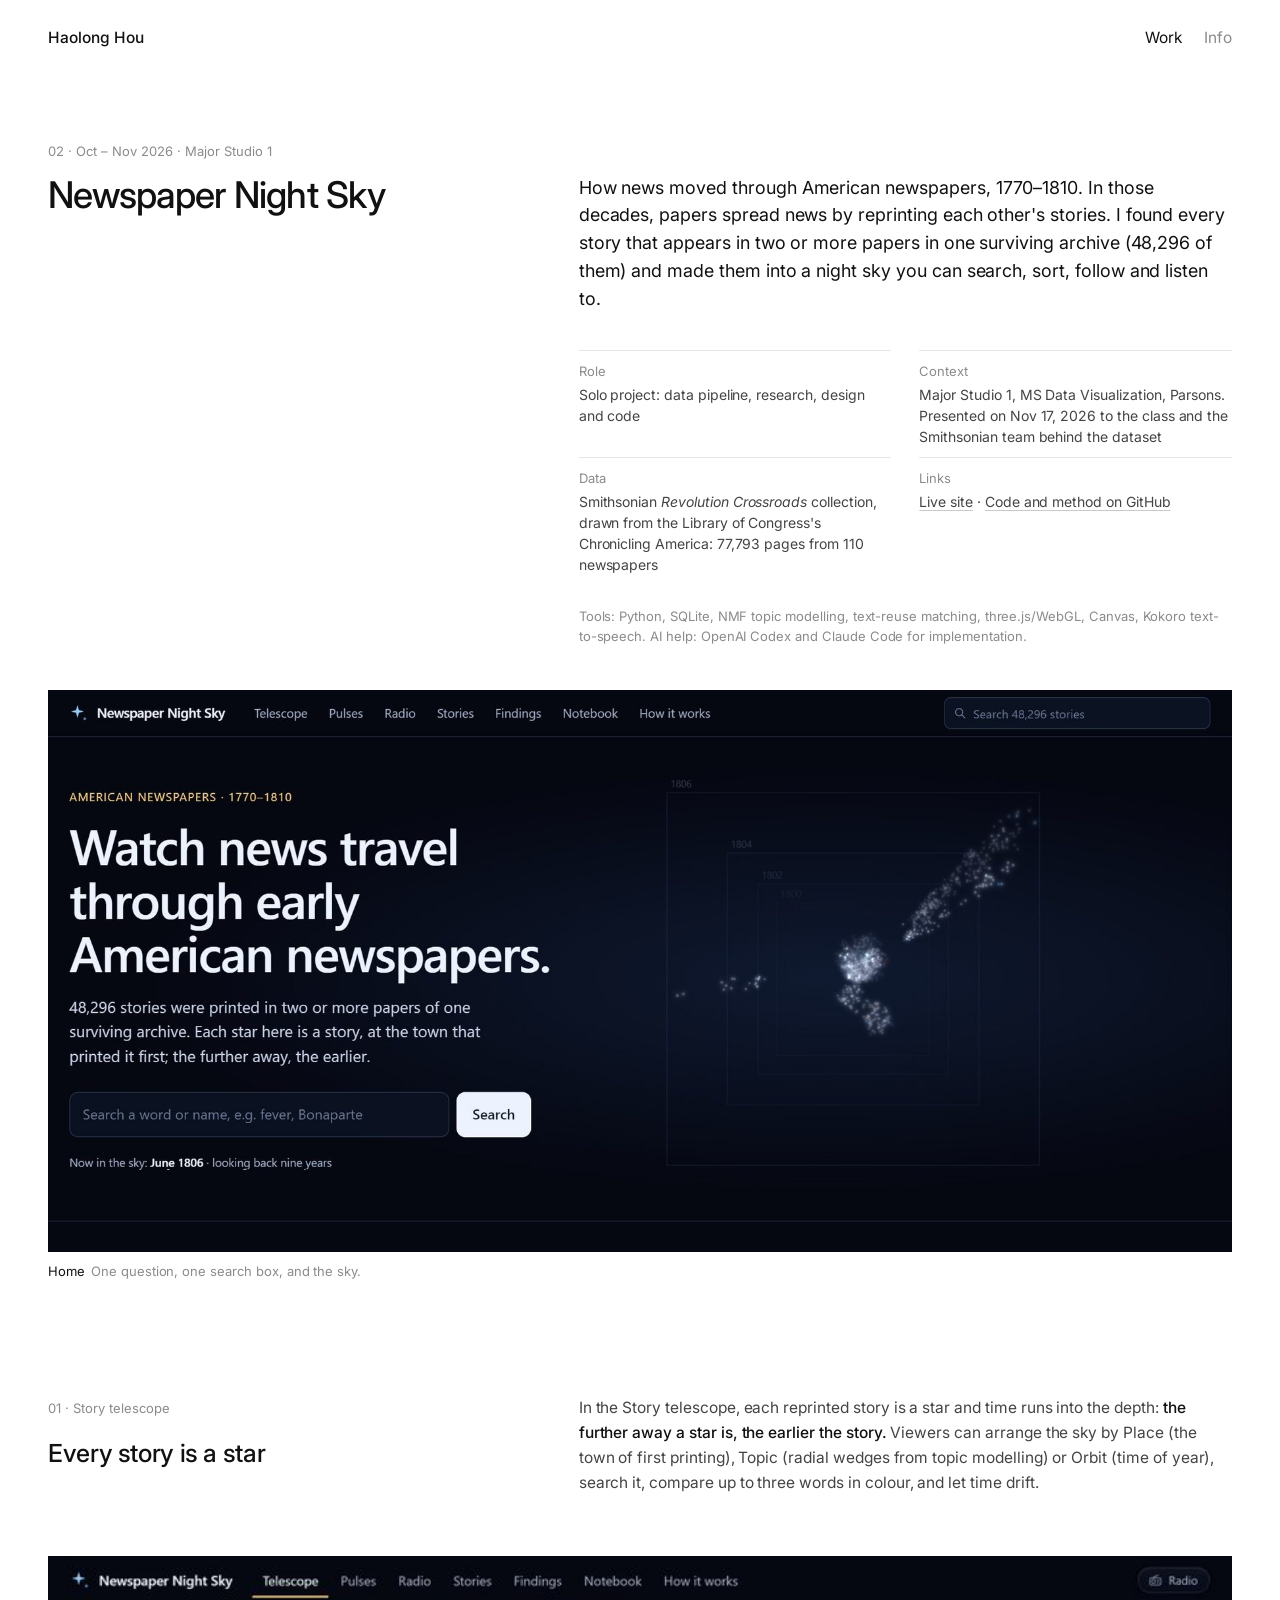
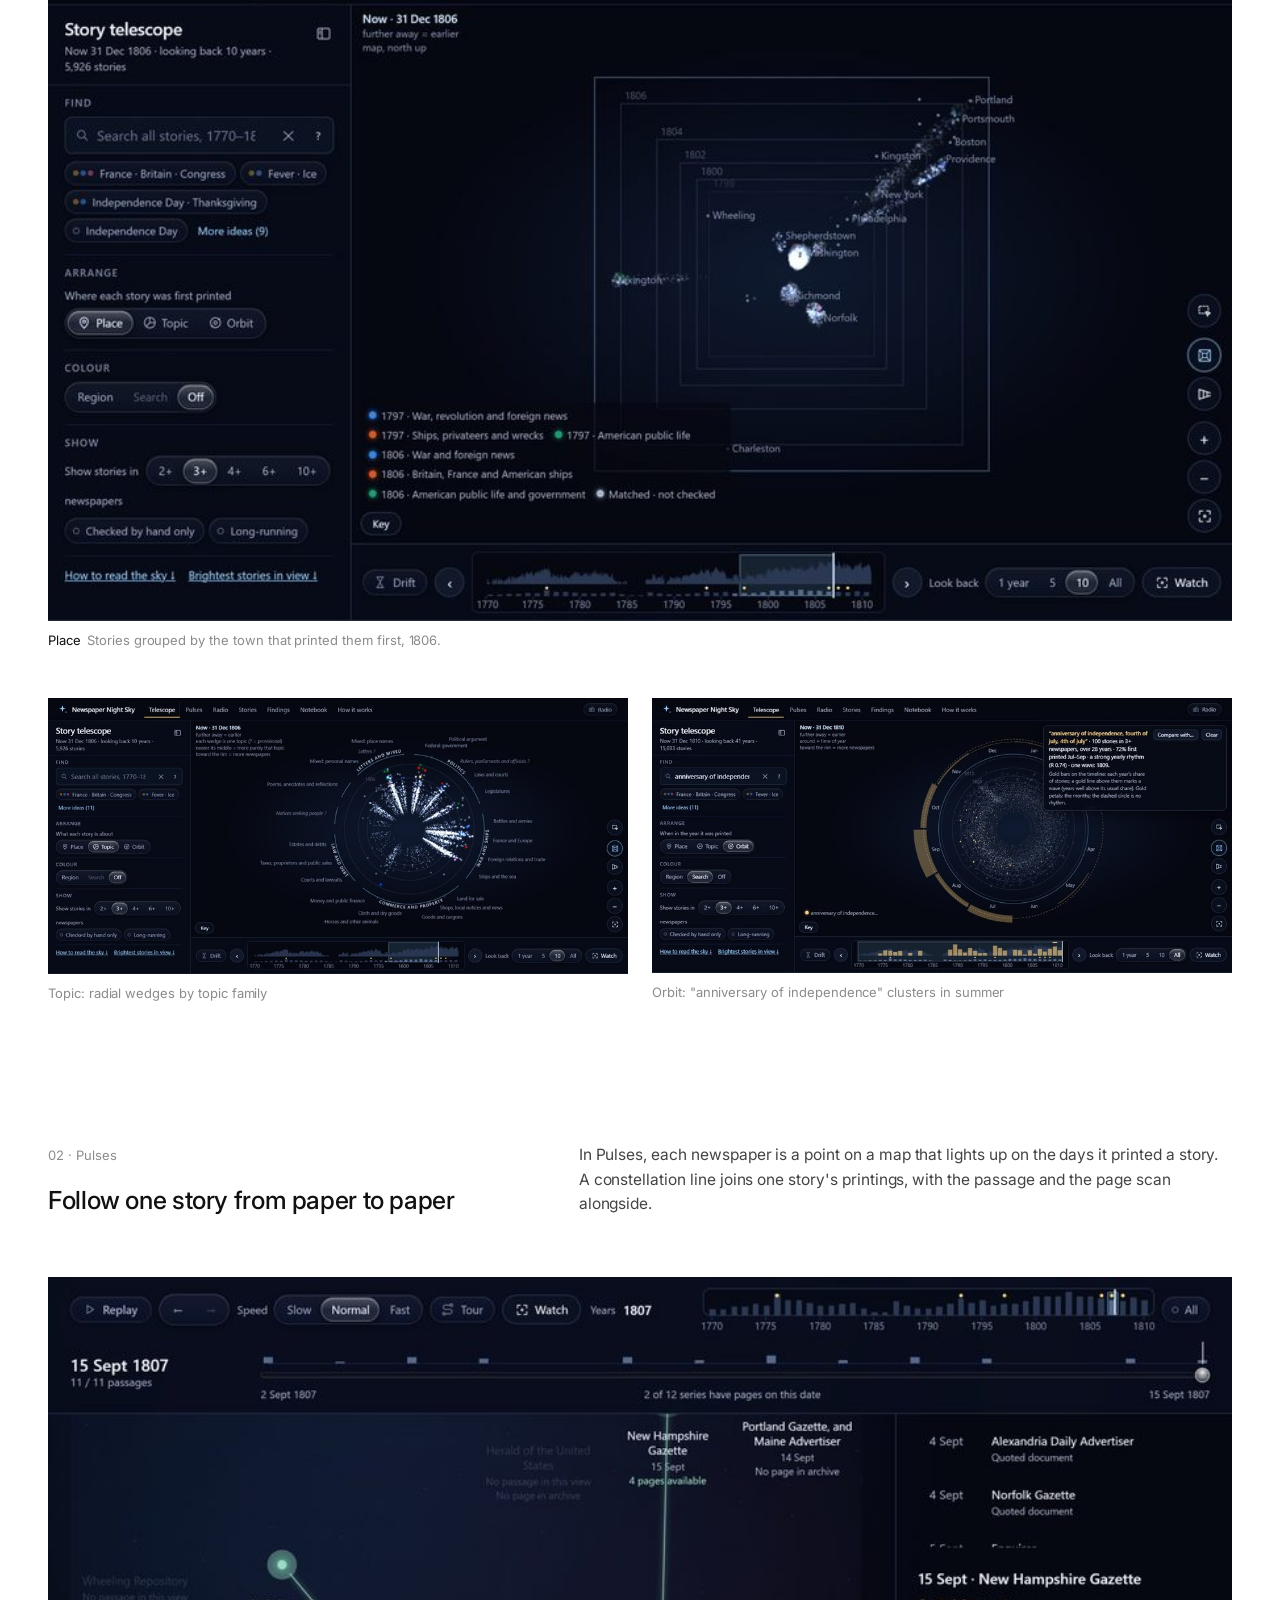
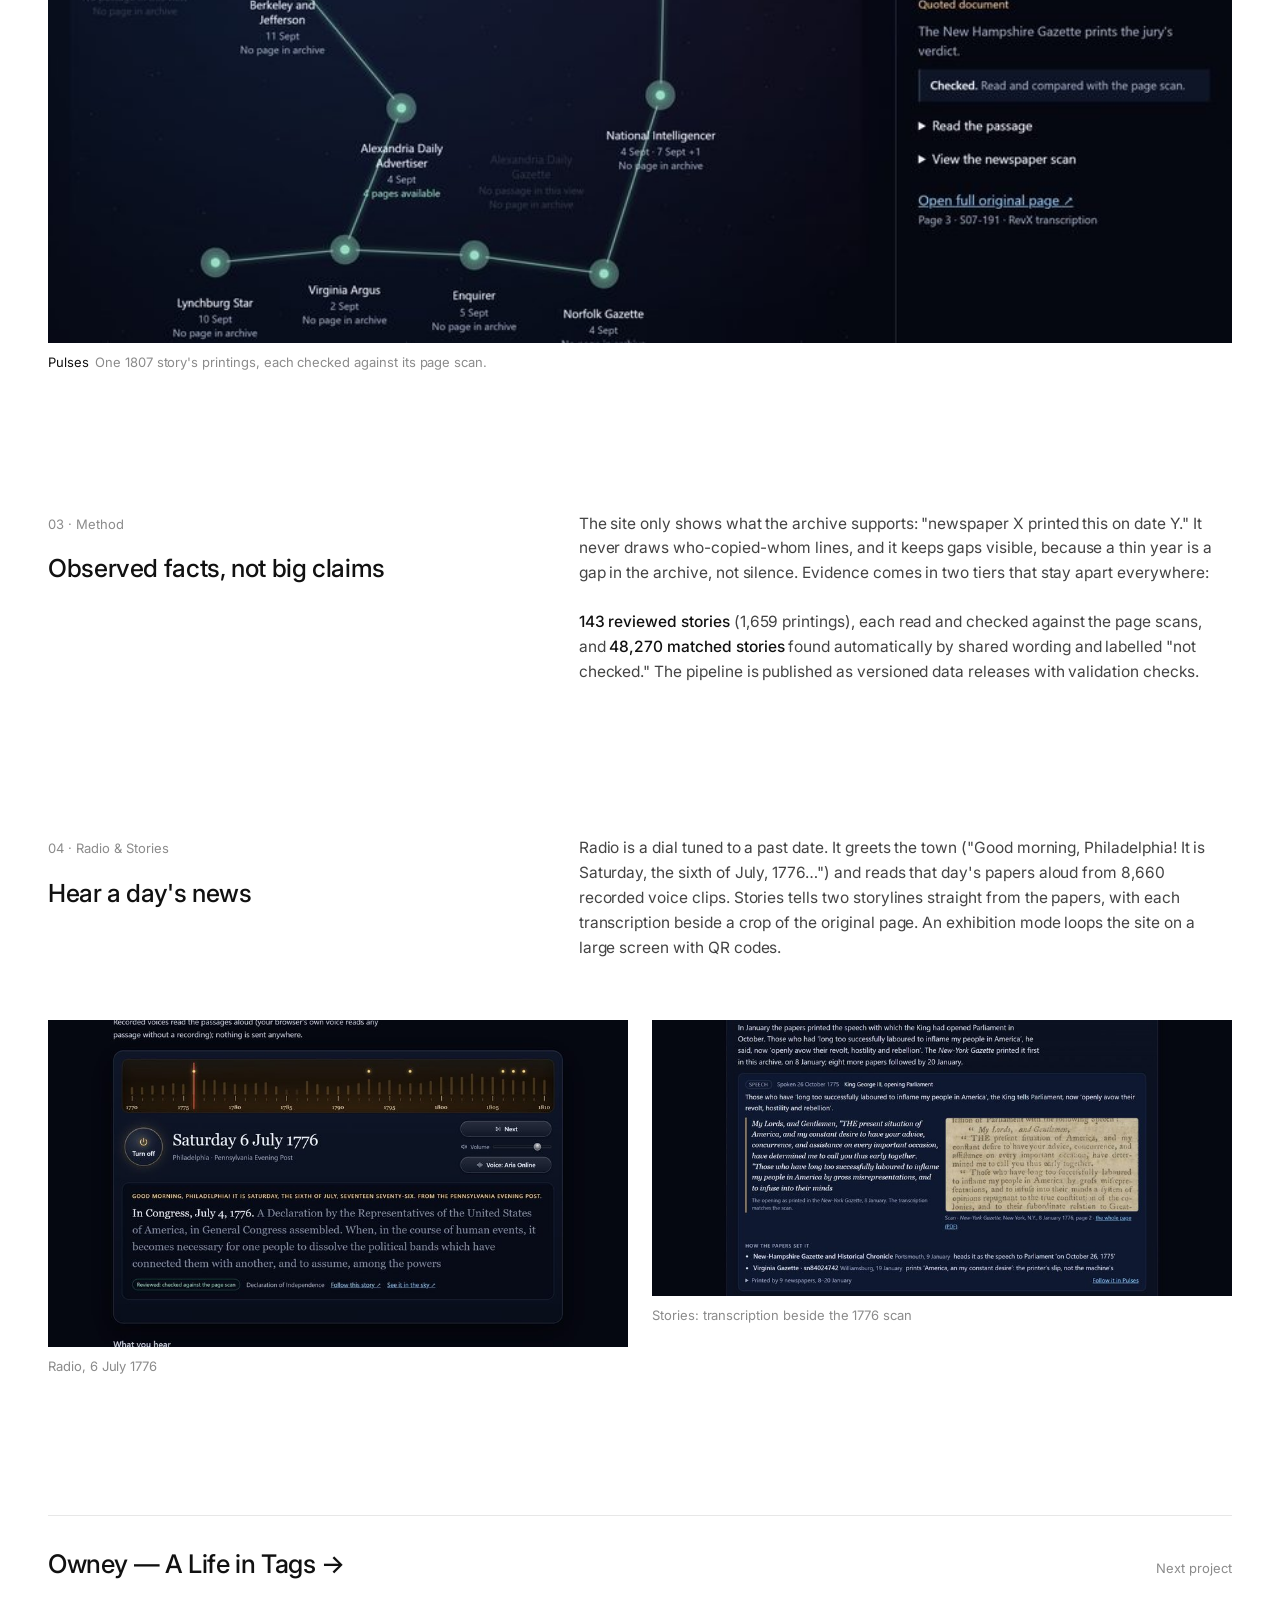
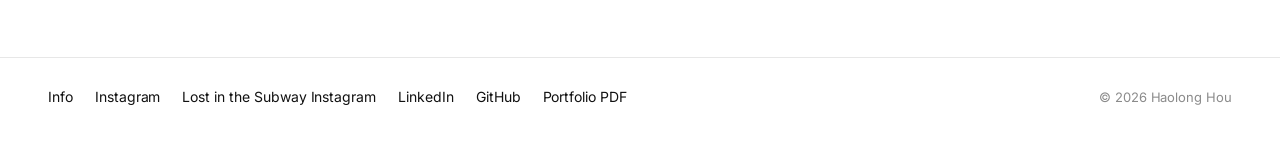
<file: newspaper-night-sky/index.html>
<!doctype html>
<html lang="en">
<head>
<meta charset="utf-8">
<meta name="viewport" content="width=device-width, initial-scale=1">
<title>Newspaper Night Sky — Haolong Hou</title>
<meta name="description" content="Newspaper Night Sky: how news moved through American newspapers, 1770–1810. Every story printed in two or more papers becomes a star.">
<meta property="og:title" content="Newspaper Night Sky — Haolong Hou">
<meta property="og:image" content="https://hey.icare.love/assets/img/nns/home.jpg">
<link rel="icon" href="data:image/svg+xml,%3Csvg xmlns='http://www.w3.org/2000/svg' viewBox='0 0 32 32'%3E%3Ccircle cx='16' cy='16' r='12' fill='%23111'/%3E%3C/svg%3E">
<link rel="preconnect" href="https://fonts.googleapis.com">
<link rel="preconnect" href="https://fonts.gstatic.com" crossorigin>
<link href="https://fonts.googleapis.com/css2?family=Inter:ital,wght@0,400;0,500;1,400&display=swap" rel="stylesheet">
<link rel="stylesheet" href="../assets/css/site.css">
</head>
<body>
<a class="skip" href="#main">Skip to content</a>
<header class="site-head">
  <div class="wrap">
    <a class="brand" href="../">Haolong Hou</a>
    <nav class="site-nav" aria-label="Main">
      <a href="../" aria-current="page">Work</a>
      <a href="../info/">Info</a>
    </nav>
  </div>
</header>

<main id="main" class="wrap">
  <a class="back" href="../#work">← All work</a>

  <header class="proj-head">
    <p class="eyebrow"><b>02</b> · Oct – Nov 2026 · Major Studio 1</p>
    <h1>Newspaper Night Sky</h1>
    <p class="lede">How news moved through American newspapers, 1770–1810. In those decades, papers spread news by reprinting each other's stories. I found every story that appears in two or more papers in one surviving archive (48,296 of them) and made them into a night sky you can search, sort, follow and listen to.</p>
    <dl class="facts">
      <div><dt>Role</dt><dd>Solo project: data pipeline, research, design and code</dd></div>
      <div><dt>Context</dt><dd>Major Studio 1, MS Data Visualization, Parsons. Presented on Nov 17, 2026 to the class and the Smithsonian team behind the dataset</dd></div>
      <div><dt>Data</dt><dd>Smithsonian <em>Revolution Crossroads</em> collection, drawn from the Library of Congress's Chronicling America: 77,793 pages from 110 newspapers</dd></div>
      <div><dt>Links</dt><dd><a href="https://newspapers.icare.love/">Live site</a> · <a href="https://github.com/Major-Studio-1/Project-02-newspaper-night-sky">Code and method on GitHub</a></dd></div>
    </dl>
    <p class="ai-note">Tools: Python, SQLite, NMF topic modelling, text-reuse matching, three.js/WebGL, Canvas, Kokoro text-to-speech. AI help: OpenAI Codex and Claude Code for implementation.</p>
  </header>

  <figure class="hero-fig">
    <img src="../assets/img/nns/home.jpg" srcset="../assets/img/nns/home-sm.jpg 900w, ../assets/img/nns/home.jpg 1800w" sizes="(max-width: 1200px) 100vw, 1120px" width="1800" height="855" alt="Home page: Watch news travel through early American newspapers, beside a dark sky of stories.">
    <figcaption><span class="k">Home</span>One question, one search box, and the sky.</figcaption>
  </figure>

  <section class="chapter">
    <div class="chapter-side"><span class="chapter-no">01</span><span class="label">Story telescope</span></div>
    <div class="body">
      <h2>Every story is a star</h2>
      <p>In the Story telescope, each reprinted story is a star and time runs into the depth: <strong>the further away a star is, the earlier the story.</strong> Viewers can arrange the sky by Place (the town of first printing), Topic (radial wedges from topic modelling) or Orbit (time of year), search it, compare up to three words in colour, and let time drift.</p>
      <figure>
        <img src="../assets/img/nns/telescope-place.jpg" srcset="../assets/img/nns/telescope-place-sm.jpg 900w, ../assets/img/nns/telescope-place.jpg 1800w" sizes="(max-width: 900px) 100vw, 840px" width="1800" height="1012" loading="lazy" alt="Telescope interface in Place view for 1806, with controls on the left and clusters of stars by town.">
        <figcaption><span class="k">Place</span>Stories grouped by the town that printed them first, 1806.</figcaption>
      </figure>
      <div class="figs two">
        <figure><img src="../assets/img/nns/telescope-topic-sm.jpg" width="900" height="428" loading="lazy" alt="Topic view: stars arranged in radial wedges labelled by topic family."><figcaption>Topic: radial wedges by topic family</figcaption></figure>
        <figure><img src="../assets/img/nns/telescope-orbit-sm.jpg" width="900" height="427" loading="lazy" alt="Orbit view: a search for anniversary of independence lights up gold stars clustered in July to September."><figcaption>Orbit: "anniversary of independence" clusters in summer</figcaption></figure>
      </div>
    </div>
  </section>

  <section class="chapter">
    <div class="chapter-side"><span class="chapter-no">02</span><span class="label">Pulses</span></div>
    <div class="body">
      <h2>Follow one story from paper to paper</h2>
      <p>In Pulses, each newspaper is a point on a map that lights up on the days it printed a story. A constellation line joins one story's printings, with the passage and the page scan alongside.</p>
      <figure>
        <img src="../assets/img/nns/pulses.jpg" srcset="../assets/img/nns/pulses-sm.jpg 900w, ../assets/img/nns/pulses.jpg 1800w" sizes="(max-width: 900px) 100vw, 840px" width="1800" height="1012" loading="lazy" alt="Pulses view: a constellation of newspapers connected by lines for one 1807 story, with a panel marking the printings as checked.">
        <figcaption><span class="k">Pulses</span>One 1807 story's printings, each checked against its page scan.</figcaption>
      </figure>
    </div>
  </section>

  <section class="chapter">
    <div class="chapter-side"><span class="chapter-no">03</span><span class="label">Method</span></div>
    <div class="body">
      <h2>Observed facts, not big claims</h2>
      <p>The site only shows what the archive supports: "newspaper X printed this on date Y." It never draws who-copied-whom lines, and it keeps gaps visible, because a thin year is a gap in the archive, not silence. Evidence comes in two tiers that stay apart everywhere:</p>
      <p><strong>143 reviewed stories</strong> (1,659 printings), each read and checked against the page scans, and <strong>48,270 matched stories</strong> found automatically by shared wording and labelled "not checked." The pipeline is published as versioned data releases with validation checks.</p>
    </div>
  </section>

  <section class="chapter">
    <div class="chapter-side"><span class="chapter-no">04</span><span class="label">Radio &amp; Stories</span></div>
    <div class="body">
      <h2>Hear a day's news</h2>
      <p>Radio is a dial tuned to a past date. It greets the town ("Good morning, Philadelphia! It is Saturday, the sixth of July, 1776…") and reads that day's papers aloud from 8,660 recorded voice clips. Stories tells two storylines straight from the papers, with each transcription beside a crop of the original page. An exhibition mode loops the site on a large screen with QR codes.</p>
      <div class="figs two">
        <figure><img src="../assets/img/nns/radio-sm.jpg" width="900" height="506" loading="lazy" alt="Radio dial set to Saturday 6 July 1776, reading the Declaration of Independence."><figcaption>Radio, 6 July 1776</figcaption></figure>
        <figure><img src="../assets/img/nns/stories-sm.jpg" width="900" height="428" loading="lazy" alt="Stories page: a transcription of a 1776 article beside a crop of the original newspaper scan."><figcaption>Stories: transcription beside the 1776 scan</figcaption></figure>
      </div>
    </div>
  </section>

  <a class="next-proj" href="../owney/"><span class="label">Next project</span><strong>Owney — A Life in Tags →</strong></a>
</main>

<footer class="site-foot">
  <div class="wrap">
    <div class="contact"><a href="../info/">Info</a><a href="https://www.instagram.com/one_sunny_morning/">Instagram</a><a href="https://www.instagram.com/lostinsubway/">Lost in the Subway Instagram</a><a href="https://www.linkedin.com/in/hihaolong/">LinkedIn</a><a href="https://github.com/haolong">GitHub</a><a href="../Haolong-Hou-Portfolio.pdf">Portfolio PDF</a></div>
    <small>© 2026 Haolong Hou</small>
  </div>
</footer>
</body>
</html>
</file>
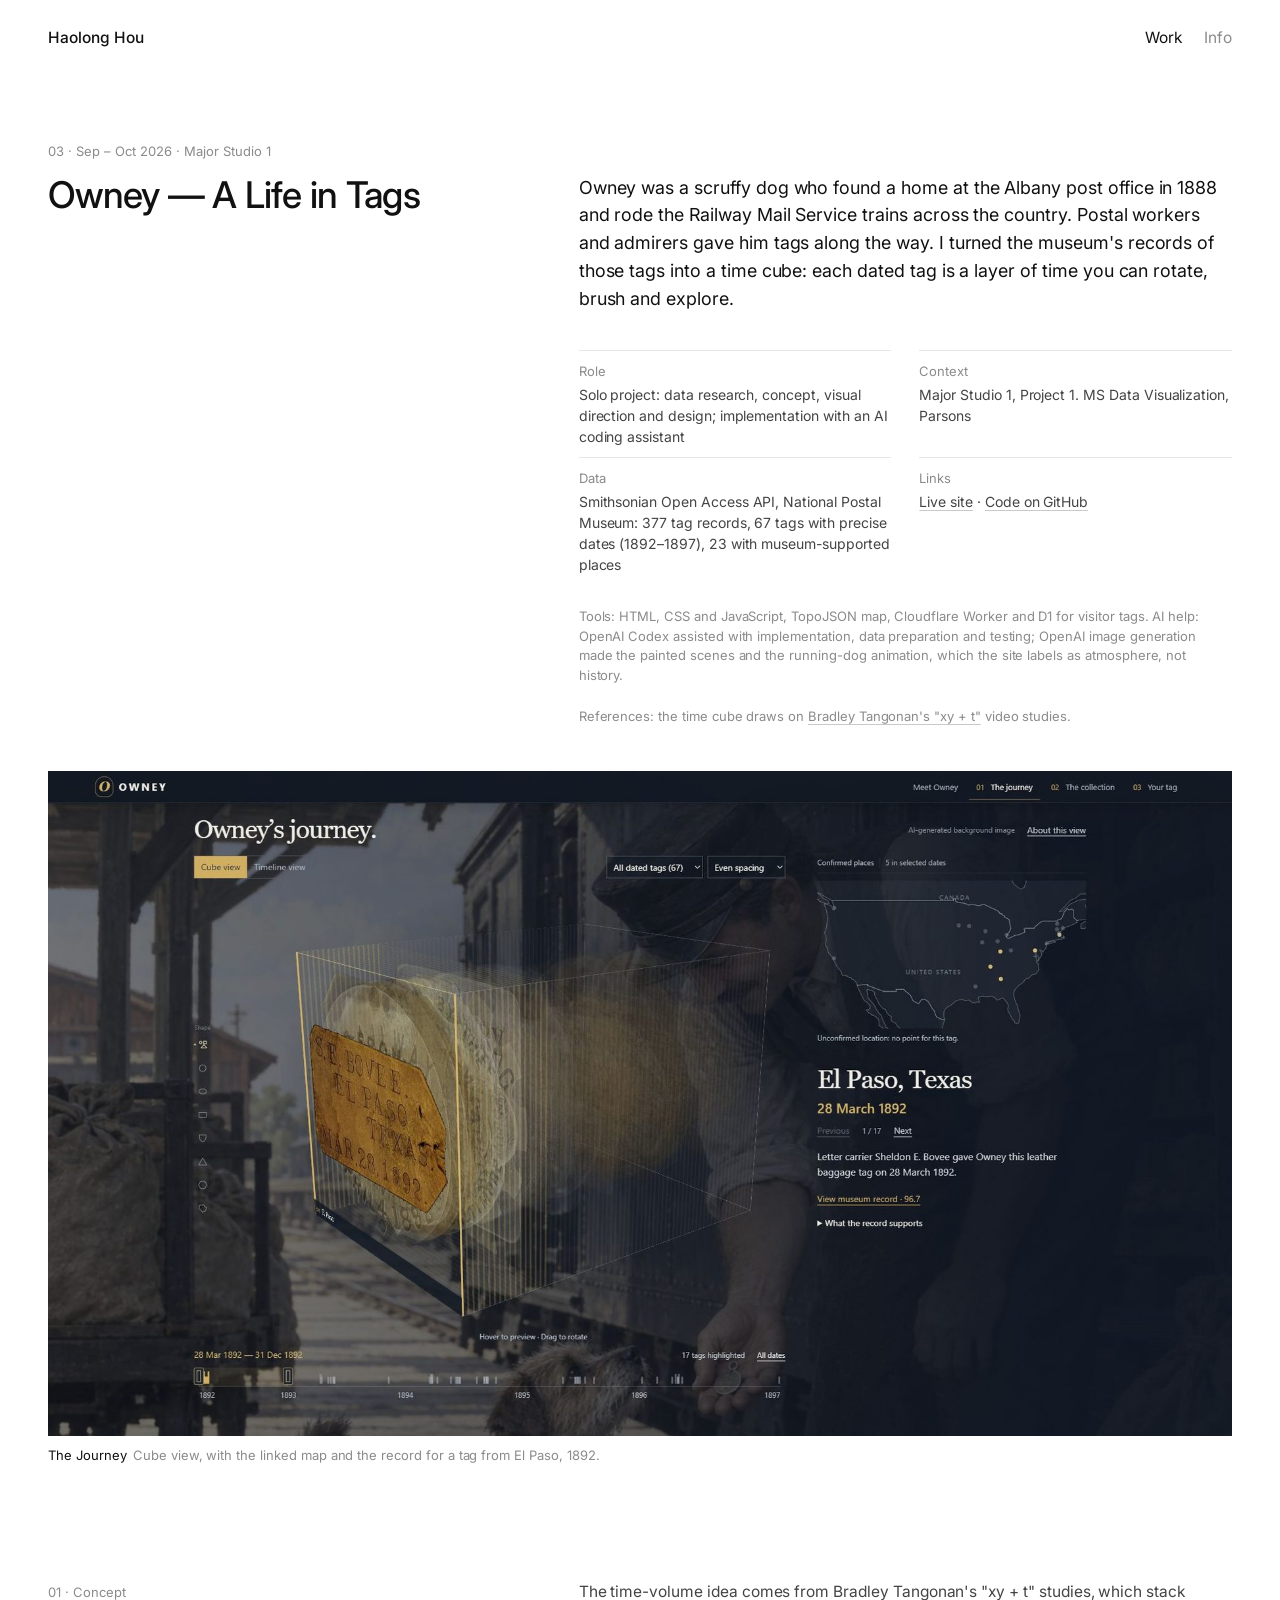
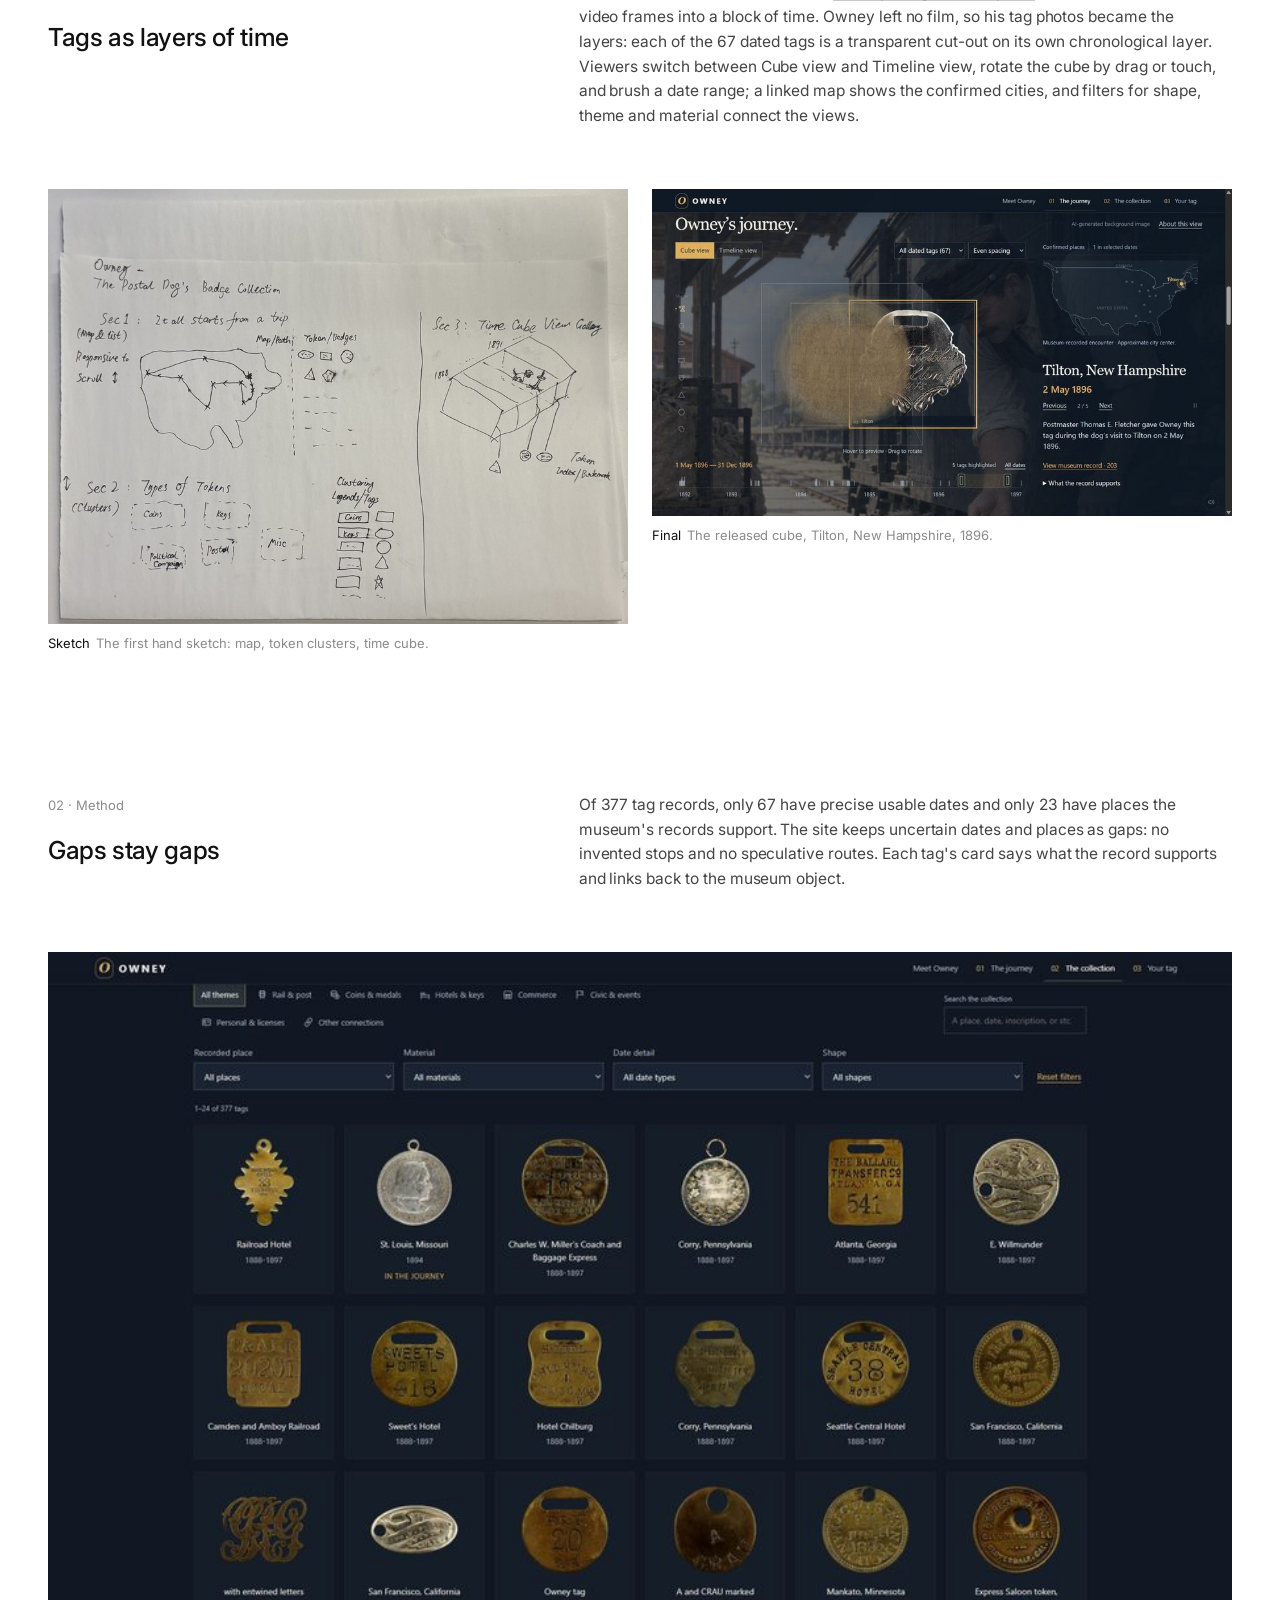
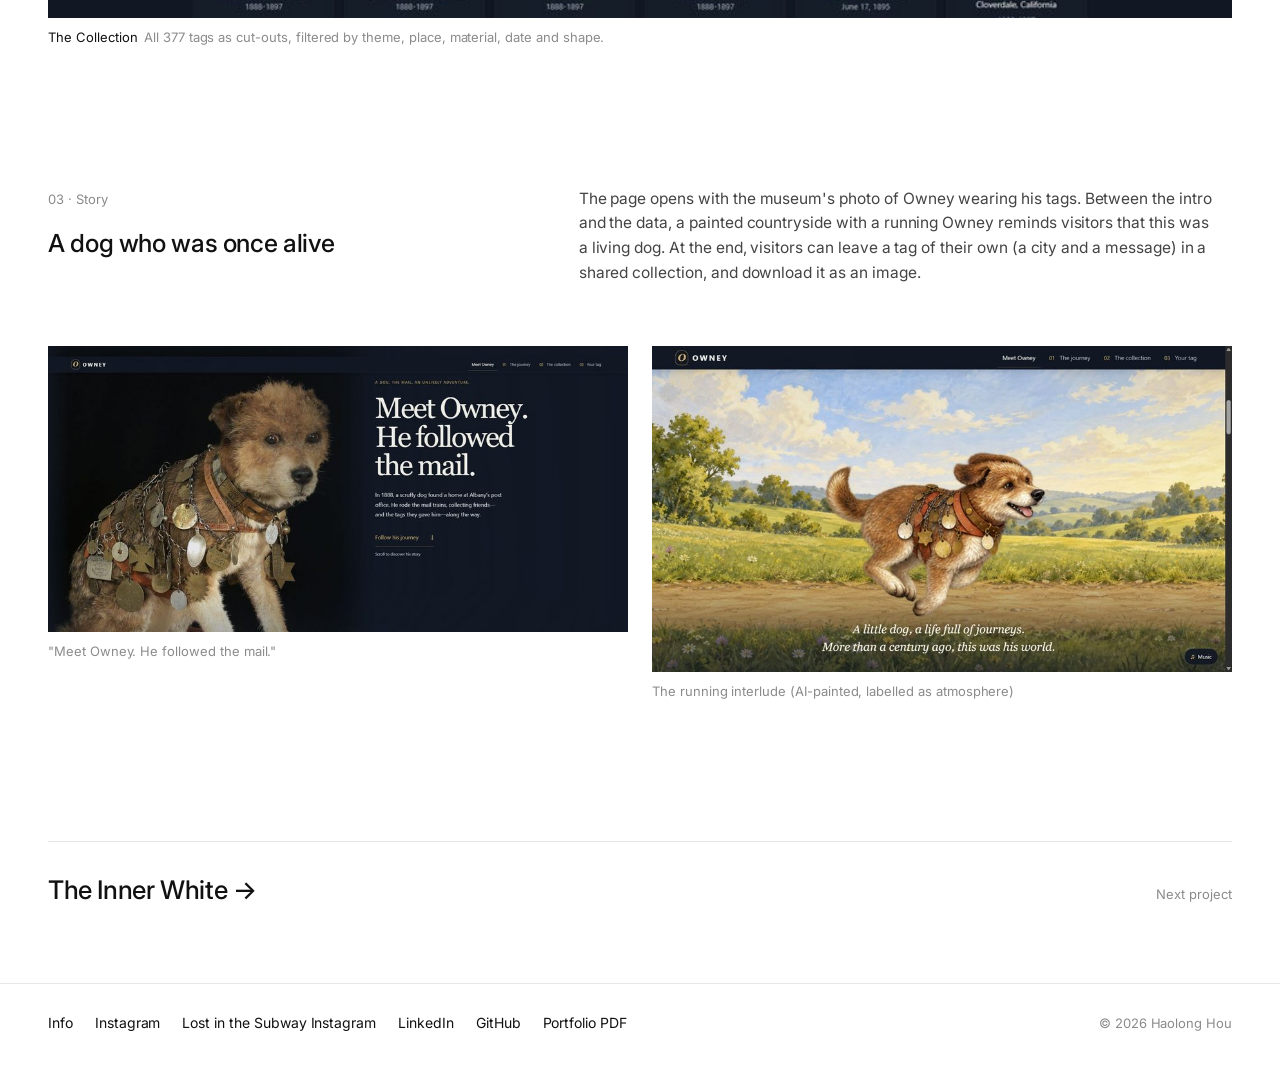
<file: owney/index.html>
<!doctype html>
<html lang="en">
<head>
<meta charset="utf-8">
<meta name="viewport" content="width=device-width, initial-scale=1">
<title>Owney — A Life in Tags — Haolong Hou</title>
<meta name="description" content="Owney — A Life in Tags: a time cube of the 67 dated tags given to Owney, the Railway Mail Service dog, from the Smithsonian National Postal Museum collection.">
<meta property="og:title" content="Owney — A Life in Tags — Haolong Hou">
<meta property="og:image" content="https://hey.icare.love/assets/img/owney/cube-view.jpg">
<link rel="icon" href="data:image/svg+xml,%3Csvg xmlns='http://www.w3.org/2000/svg' viewBox='0 0 32 32'%3E%3Ccircle cx='16' cy='16' r='12' fill='%23111'/%3E%3C/svg%3E">
<link rel="preconnect" href="https://fonts.googleapis.com">
<link rel="preconnect" href="https://fonts.gstatic.com" crossorigin>
<link href="https://fonts.googleapis.com/css2?family=Inter:ital,wght@0,400;0,500;1,400&display=swap" rel="stylesheet">
<link rel="stylesheet" href="../assets/css/site.css">
</head>
<body>
<a class="skip" href="#main">Skip to content</a>
<header class="site-head">
  <div class="wrap">
    <a class="brand" href="../">Haolong Hou</a>
    <nav class="site-nav" aria-label="Main">
      <a href="../" aria-current="page">Work</a>
      <a href="../info/">Info</a>
    </nav>
  </div>
</header>

<main id="main" class="wrap">
  <a class="back" href="../#work">← All work</a>

  <header class="proj-head">
    <p class="eyebrow"><b>03</b> · Sep – Oct 2026 · Major Studio 1</p>
    <h1>Owney — A Life in Tags</h1>
    <p class="lede">Owney was a scruffy dog who found a home at the Albany post office in 1888 and rode the Railway Mail Service trains across the country. Postal workers and admirers gave him tags along the way. I turned the museum's records of those tags into a time cube: each dated tag is a layer of time you can rotate, brush and explore.</p>
    <dl class="facts">
      <div><dt>Role</dt><dd>Solo project: data research, concept, visual direction and design; implementation with an AI coding assistant</dd></div>
      <div><dt>Context</dt><dd>Major Studio 1, Project 1. MS Data Visualization, Parsons</dd></div>
      <div><dt>Data</dt><dd>Smithsonian Open Access API, National Postal Museum: 377 tag records, 67 tags with precise dates (1892–1897), 23 with museum-supported places</dd></div>
      <div><dt>Links</dt><dd><a href="https://owney.icare.love/">Live site</a> · <a href="https://github.com/Major-Studio-1/Project-01-owney-publish">Code on GitHub</a></dd></div>
    </dl>
    <p class="ai-note">Tools: HTML, CSS and JavaScript, TopoJSON map, Cloudflare Worker and D1 for visitor tags. AI help: OpenAI Codex assisted with implementation, data preparation and testing; OpenAI image generation made the painted scenes and the running-dog animation, which the site labels as atmosphere, not history.</p>
    <p class="ai-note">References: the time cube draws on <a href="https://www.instagram.com/reel/DdaH9kpg4iA/">Bradley Tangonan's "xy + t"</a> video studies.</p>
  </header>

  <figure class="hero-fig">
    <img src="../assets/img/owney/cube-view.jpg" srcset="../assets/img/owney/cube-view-sm.jpg 900w, ../assets/img/owney/cube-view.jpg 1800w" sizes="(max-width: 1200px) 100vw, 1120px" width="1800" height="1012" alt="The time cube: tag photos stacked in a 3D volume, with a US map and the record for a tag from El Paso, Texas, 1892.">
    <figcaption><span class="k">The Journey</span>Cube view, with the linked map and the record for a tag from El Paso, 1892.</figcaption>
  </figure>

  <section class="chapter">
    <div class="chapter-side"><span class="chapter-no">01</span><span class="label">Concept</span></div>
    <div class="body">
      <h2>Tags as layers of time</h2>
      <p>The time-volume idea comes from <a href="https://www.instagram.com/reel/DdaH9kpg4iA/">Bradley Tangonan's "xy + t"</a> studies, which stack video frames into a block of time. Owney left no film, so his tag photos became the layers: each of the 67 dated tags is a transparent cut-out on its own chronological layer. Viewers switch between Cube view and Timeline view, rotate the cube by drag or touch, and brush a date range; a linked map shows the confirmed cities, and filters for shape, theme and material connect the views.</p>
      <div class="figs two">
        <figure><img src="../assets/img/owney/sketch-sm.jpg" width="900" height="675" loading="lazy" alt="Hand sketch titled Owney, the postal dog's badge collection, planning a map, token clusters and a time-cube gallery."><figcaption><span class="k">Sketch</span>The first hand sketch: map, token clusters, time cube.</figcaption></figure>
        <figure><img src="../assets/img/owney/cube-final-sm.jpg" width="900" height="507" loading="lazy" alt="Final release of the cube, front-facing, showing a tag from Tilton, New Hampshire, 2 May 1896."><figcaption><span class="k">Final</span>The released cube, Tilton, New Hampshire, 1896.</figcaption></figure>
      </div>
    </div>
  </section>

  <section class="chapter">
    <div class="chapter-side"><span class="chapter-no">02</span><span class="label">Method</span></div>
    <div class="body">
      <h2>Gaps stay gaps</h2>
      <p>Of 377 tag records, only 67 have precise usable dates and only 23 have places the museum's records support. The site keeps uncertain dates and places as gaps: no invented stops and no speculative routes. Each tag's card says what the record supports and links back to the museum object.</p>
      <figure>
        <img src="../assets/img/owney/collection.jpg" srcset="../assets/img/owney/collection-sm.jpg 900w, ../assets/img/owney/collection.jpg 1800w" sizes="(max-width: 900px) 100vw, 840px" width="1800" height="1012" loading="lazy" alt="The Collection: a grid of transparent tag cut-outs with filters for theme, place, material, date and shape.">
        <figcaption><span class="k">The Collection</span>All 377 tags as cut-outs, filtered by theme, place, material, date and shape.</figcaption>
      </figure>
    </div>
  </section>

  <section class="chapter">
    <div class="chapter-side"><span class="chapter-no">03</span><span class="label">Story</span></div>
    <div class="body">
      <h2>A dog who was once alive</h2>
      <p>The page opens with the museum's photo of Owney wearing his tags. Between the intro and the data, a painted countryside with a running Owney reminds visitors that this was a living dog. At the end, visitors can leave a tag of their own (a city and a message) in a shared collection, and download it as an image.</p>
      <div class="figs two">
        <figure><img src="../assets/img/owney/introduction-sm.jpg" width="900" height="445" loading="lazy" alt="Intro: museum photo of Owney wearing many tags, beside the headline Meet Owney. He followed the mail."><figcaption>"Meet Owney. He followed the mail."</figcaption></figure>
        <figure><img src="../assets/img/owney/running-interlude-sm.jpg" width="900" height="507" loading="lazy" alt="Painted countryside with a running dog wearing tags; caption: a little dog, a life full of journeys."><figcaption>The running interlude (AI-painted, labelled as atmosphere)</figcaption></figure>
      </div>
    </div>
  </section>

  <a class="next-proj" href="../the-inner-white/"><span class="label">Next project</span><strong>The Inner White →</strong></a>
</main>

<footer class="site-foot">
  <div class="wrap">
    <div class="contact"><a href="../info/">Info</a><a href="https://www.instagram.com/one_sunny_morning/">Instagram</a><a href="https://www.instagram.com/lostinsubway/">Lost in the Subway Instagram</a><a href="https://www.linkedin.com/in/hihaolong/">LinkedIn</a><a href="https://github.com/haolong">GitHub</a><a href="../Haolong-Hou-Portfolio.pdf">Portfolio PDF</a></div>
    <small>© 2026 Haolong Hou</small>
  </div>
</footer>
</body>
</html>
</file>
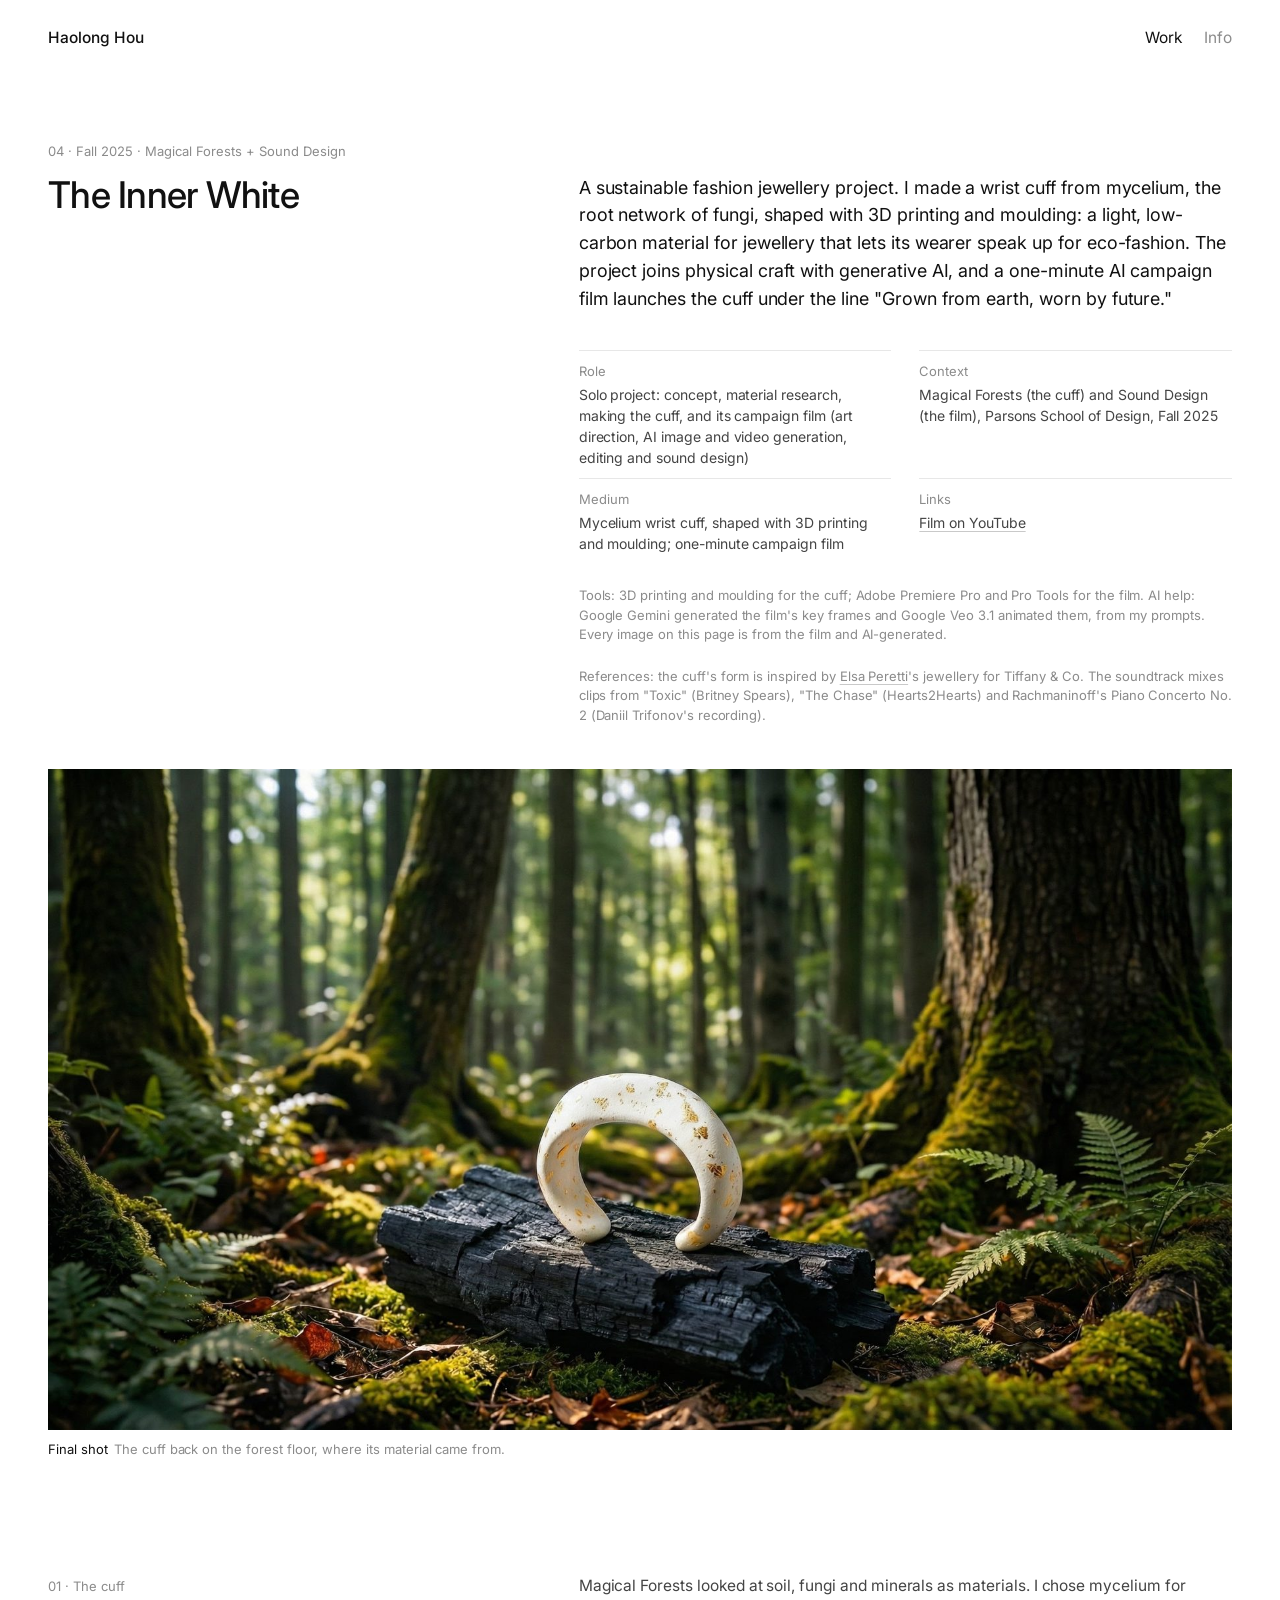
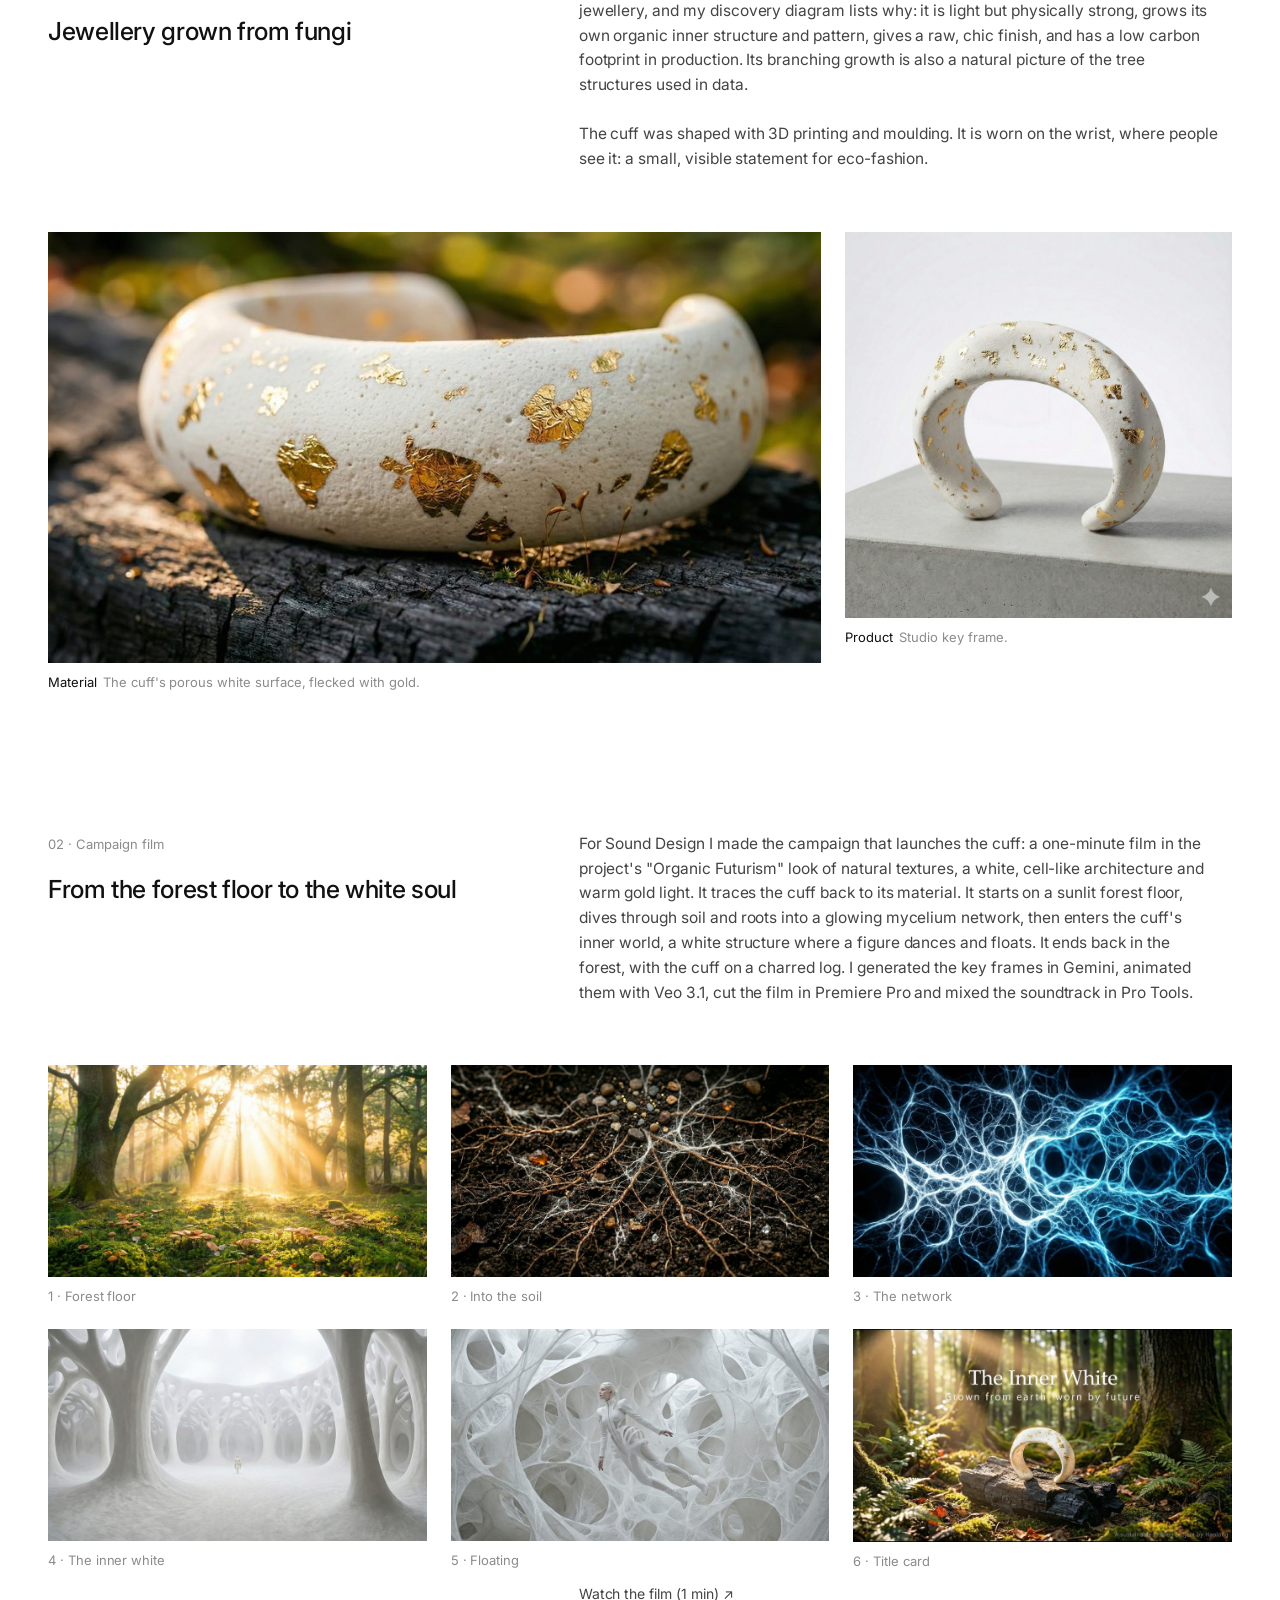
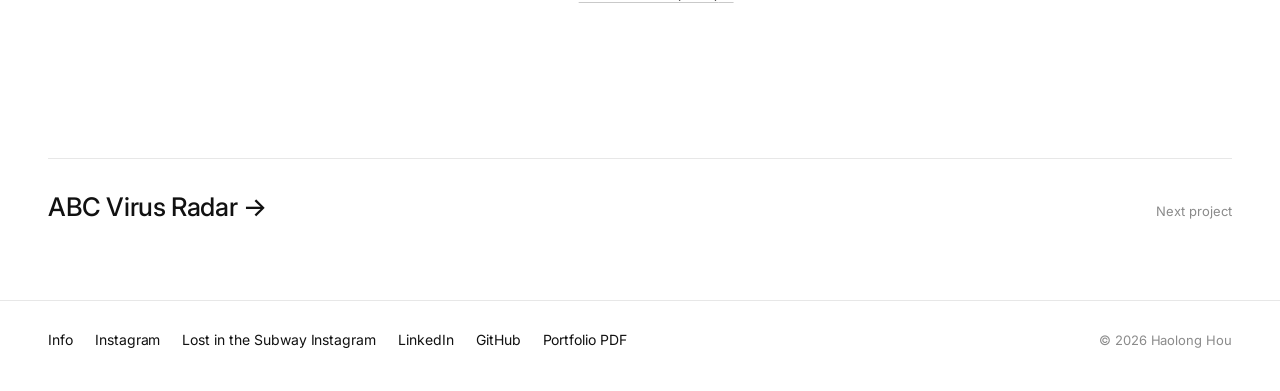
<file: the-inner-white/index.html>
<!doctype html>
<html lang="en">
<head>
<meta charset="utf-8">
<meta name="viewport" content="width=device-width, initial-scale=1">
<title>The Inner White — Haolong Hou</title>
<meta name="description" content="The Inner White: a sustainable fashion jewellery project that joins physical craft with generative AI: a wrist cuff made from mycelium, launched with a one-minute AI campaign film.">
<meta property="og:title" content="The Inner White — Haolong Hou">
<meta property="og:image" content="https://hey.icare.love/assets/img/iw/forest-cuff.jpg">
<link rel="icon" href="data:image/svg+xml,%3Csvg xmlns='http://www.w3.org/2000/svg' viewBox='0 0 32 32'%3E%3Ccircle cx='16' cy='16' r='12' fill='%23111'/%3E%3C/svg%3E">
<link rel="preconnect" href="https://fonts.googleapis.com">
<link rel="preconnect" href="https://fonts.gstatic.com" crossorigin>
<link href="https://fonts.googleapis.com/css2?family=Inter:ital,wght@0,400;0,500;1,400&display=swap" rel="stylesheet">
<link rel="stylesheet" href="../assets/css/site.css">
</head>
<body>
<a class="skip" href="#main">Skip to content</a>
<header class="site-head">
  <div class="wrap">
    <a class="brand" href="../">Haolong Hou</a>
    <nav class="site-nav" aria-label="Main">
      <a href="../" aria-current="page">Work</a>
      <a href="../info/">Info</a>
    </nav>
  </div>
</header>

<main id="main" class="wrap">
  <a class="back" href="../#work">← All work</a>

  <header class="proj-head">
    <p class="eyebrow"><b>04</b> · Fall 2025 · Magical Forests + Sound Design</p>
    <h1>The Inner White</h1>
    <p class="lede">A sustainable fashion jewellery project. I made a wrist cuff from mycelium, the root network of fungi, shaped with 3D printing and moulding: a light, low-carbon material for jewellery that lets its wearer speak up for eco-fashion. The project joins physical craft with generative AI, and a one-minute AI campaign film launches the cuff under the line "Grown from earth, worn by future."</p>
    <dl class="facts">
      <div><dt>Role</dt><dd>Solo project: concept, material research, making the cuff, and its campaign film (art direction, AI image and video generation, editing and sound design)</dd></div>
      <div><dt>Context</dt><dd>Magical Forests (the cuff) and Sound Design (the film), Parsons School of Design, Fall 2025</dd></div>
      <div><dt>Medium</dt><dd>Mycelium wrist cuff, shaped with 3D printing and moulding; one-minute campaign film</dd></div>
      <div><dt>Links</dt><dd><a href="https://youtu.be/aY4T2gNNVl4">Film on YouTube</a></dd></div>
    </dl>
    <p class="ai-note">Tools: 3D printing and moulding for the cuff; Adobe Premiere Pro and Pro Tools for the film. AI help: Google Gemini generated the film's key frames and Google Veo 3.1 animated them, from my prompts. Every image on this page is from the film and AI-generated.</p>
    <p class="ai-note">References: the cuff's form is inspired by <a href="https://www.instagram.com/elsaperetti.official/">Elsa Peretti</a>'s jewellery for Tiffany &amp; Co. The soundtrack mixes clips from "Toxic" (Britney Spears), "The Chase" (Hearts2Hearts) and Rachmaninoff's Piano Concerto No. 2 (Daniil Trifonov's recording).</p>
  </header>

  <figure class="hero-fig">
    <img src="../assets/img/iw/forest-cuff.jpg" srcset="../assets/img/iw/forest-cuff-sm.jpg 900w, ../assets/img/iw/forest-cuff.jpg 1800w" sizes="(max-width: 1200px) 100vw, 1120px" width="1800" height="1005" alt="A white cuff flecked with gold rests on a charred log on a mossy forest floor, lit by low sun between tall trees.">
    <figcaption><span class="k">Final shot</span>The cuff back on the forest floor, where its material came from.</figcaption>
  </figure>

  <section class="chapter">
    <div class="chapter-side"><span class="chapter-no">01</span><span class="label">The cuff</span></div>
    <div class="body">
      <h2>Jewellery grown from fungi</h2>
      <p>Magical Forests looked at soil, fungi and minerals as materials. I chose mycelium for jewellery, and my discovery diagram lists why: it is light but physically strong, grows its own organic inner structure and pattern, gives a raw, chic finish, and has a low carbon footprint in production. Its branching growth is also a natural picture of the tree structures used in data.</p>
      <p>The cuff was shaped with 3D printing and moulding. It is worn on the wrist, where people see it: a small, visible statement for eco-fashion.</p>
      <div class="figs wide-narrow">
        <figure><img src="../assets/img/iw/cuff-detail-sm.jpg" srcset="../assets/img/iw/cuff-detail-sm.jpg 900w, ../assets/img/iw/cuff-detail.jpg 1800w" sizes="(max-width: 600px) 100vw, 760px" width="900" height="502" loading="lazy" alt="Close-up of the white, porous cuff with gold flecks on dark charred wood."><figcaption><span class="k">Material</span>The cuff's porous white surface, flecked with gold.</figcaption></figure>
        <figure><img src="../assets/img/iw/cuff-studio-sm.jpg" width="900" height="900" loading="lazy" alt="The cuff on a plain white background, with gold flecks across its rough surface."><figcaption><span class="k">Product</span>Studio key frame.</figcaption></figure>
      </div>
    </div>
  </section>

  <section class="chapter">
    <div class="chapter-side"><span class="chapter-no">02</span><span class="label">Campaign film</span></div>
    <div class="body">
      <h2>From the forest floor to the white soul</h2>
      <p>For Sound Design I made the campaign that launches the cuff: a one-minute film in the project's "Organic Futurism" look of natural textures, a white, cell-like architecture and warm gold light. It traces the cuff back to its material. It starts on a sunlit forest floor, dives through soil and roots into a glowing mycelium network, then enters the cuff's inner world, a white structure where a figure dances and floats. It ends back in the forest, with the cuff on a charred log. I generated the key frames in Gemini, animated them with Veo 3.1, cut the film in Premiere Pro and mixed the soundtrack in Pro Tools.</p>
      <div class="figs three">
        <figure><img src="../assets/img/iw/film-1-forest-sm.jpg" width="900" height="502" loading="lazy" alt="Low sun through tall trees over a mossy forest floor."><figcaption>1 · Forest floor</figcaption></figure>
        <figure><img src="../assets/img/iw/film-2-roots-sm.jpg" width="900" height="502" loading="lazy" alt="Roots and pale threads of mycelium spreading through dark soil."><figcaption>2 · Into the soil</figcaption></figure>
        <figure><img src="../assets/img/iw/film-3-network-sm.jpg" width="900" height="502" loading="lazy" alt="A glowing blue and white mycelium network against black."><figcaption>3 · The network</figcaption></figure>
        <figure><img src="../assets/img/iw/film-4-white-hall-sm.jpg" width="900" height="502" loading="lazy" alt="A vast white hall of organic, cell-like columns and arches."><figcaption>4 · The inner white</figcaption></figure>
        <figure><img src="../assets/img/iw/film-5-floating-sm.jpg" width="900" height="502" loading="lazy" alt="A figure dressed in white floats inside a lattice of white organic structure."><figcaption>5 · Floating</figcaption></figure>
        <figure><img src="../assets/img/iw/film-6-title-sm.jpg" width="900" height="506" loading="lazy" alt="Title card over the forest shot: The Inner White. Grown from earth, worn by future."><figcaption>6 · Title card</figcaption></figure>
      </div>
      <p class="linkrow"><a href="https://youtu.be/aY4T2gNNVl4">Watch the film (1 min)</a></p>
    </div>
  </section>

  <a class="next-proj" href="../abc-virus-radar/"><span class="label">Next project</span><strong>ABC Virus Radar →</strong></a>
</main>

<footer class="site-foot">
  <div class="wrap">
    <div class="contact"><a href="../info/">Info</a><a href="https://www.instagram.com/one_sunny_morning/">Instagram</a><a href="https://www.instagram.com/lostinsubway/">Lost in the Subway Instagram</a><a href="https://www.linkedin.com/in/hihaolong/">LinkedIn</a><a href="https://github.com/haolong">GitHub</a><a href="../Haolong-Hou-Portfolio.pdf">Portfolio PDF</a></div>
    <small>© 2026 Haolong Hou</small>
  </div>
</footer>
</body>
</html>
</file>
<file: assets/css/site.css>
/* hey.icare.love — Haolong Hou portfolio · gallery minimal */
:root {
  --paper: #ffffff;
  --paper-2: #f4f4f3;
  --ink: #111111;
  --ink-2: #444444;
  --muted: #8b8b8b;
  --rule: #e7e7e7;
  --accent: #111111;
  --accent-ink: #111111;
  --wrap: 1280px;
  --gutter: clamp(16px, 4vw, 48px);
  --sans: "Inter", "Helvetica Neue", Helvetica, Arial, system-ui, sans-serif;
  --mono: "Inter", "Helvetica Neue", Helvetica, Arial, system-ui, sans-serif;
}

* { box-sizing: border-box; }
html { -webkit-text-size-adjust: 100%; scroll-behavior: smooth; }
body {
  margin: 0;
  background: var(--paper);
  color: var(--ink);
  font: 400 15.5px/1.6 var(--sans);
  letter-spacing: -0.003em;
  text-rendering: optimizeLegibility;
  -webkit-font-smoothing: antialiased;
}
img { display: block; max-width: 100%; height: auto; }
a { color: inherit; text-decoration: none; }
p a, dd a, li a, figcaption a { text-decoration: underline; text-decoration-color: #c9c9c9; text-underline-offset: 0.2em; text-decoration-thickness: 1px; }
a:hover { color: var(--muted); }
p a:hover, dd a:hover, li a:hover { text-decoration-color: currentColor; color: var(--ink); }
:focus-visible { outline: 1px solid var(--ink); outline-offset: 4px; }
em { font-style: italic; }

.wrap { max-width: var(--wrap); margin: 0 auto; padding: 0 var(--gutter); }
.skip { position: absolute; left: -9999px; }
.skip:focus { left: 12px; top: 12px; background: var(--ink); color: var(--paper); padding: 8px 12px; z-index: 10; }

/* small quiet labels */
.label, .eyebrow, .tags, .facts dt, figcaption .k, .chapter-no, .meta-line {
  font-size: 13px;
  color: var(--muted);
  letter-spacing: 0;
  text-transform: none;
}
.eyebrow b, .chapter-no { font-weight: 400; }

/* header */
.site-head .wrap { display: flex; align-items: baseline; justify-content: space-between; gap: 16px; padding-top: 26px; padding-bottom: 26px; flex-wrap: wrap; }
.brand { font-weight: 500; font-size: 15.5px; }
.brand .dot { display: none; }
.site-nav { display: flex; gap: 22px; font-size: 15.5px; }
.site-nav a { color: var(--muted); }
.site-nav a:hover, .site-nav a[aria-current="page"] { color: var(--ink); }

/* home */
.intro { padding: clamp(36px, 8vw, 110px) 0 clamp(48px, 8vw, 110px); }
.intro p { font-size: clamp(1.05rem, 1.7vw, 1.3rem); line-height: 1.45; color: var(--ink); max-width: 38rem; margin: 0; letter-spacing: -0.01em; }
.intro p + p { color: var(--muted); margin-top: 14px; font-size: 15.5px; }

.gallery { display: grid; gap: clamp(72px, 11vw, 150px); padding-bottom: clamp(80px, 12vw, 160px); }
.piece { display: block; }
.piece .media { background: var(--paper-2); overflow: hidden; }
.piece .media img { width: 100%; aspect-ratio: 16 / 9.5; object-fit: cover; transition: opacity .3s ease; }
.piece:hover .media img { opacity: .9; }
.piece .cap { display: flex; justify-content: space-between; align-items: baseline; gap: 16px; margin-top: 14px; }
.piece .cap .t { font-size: 15.5px; color: var(--ink); }
.piece .cap .t span { color: var(--muted); }
.piece .cap .arrow { color: var(--muted); font-size: 15.5px; white-space: nowrap; }
.piece:hover .cap .arrow { color: var(--ink); }
.piece .cap p { margin: 4px 0 0; color: var(--muted); font-size: 14px; max-width: 40rem; }

/* info page */
.about { padding: clamp(28px, 6vw, 80px) 0 clamp(80px, 12vw, 160px); }
.about-grid { display: grid; grid-template-columns: 5fr 7fr; gap: clamp(28px, 5vw, 80px); }
.about-grid > div > p:first-child { margin-top: 0; }
.about-grid > div > p { font-size: clamp(1rem, 1.4vw, 1.15rem); line-height: 1.5; color: var(--ink); max-width: 30rem; }
.about .sec-head { display: none; }
.cv { display: grid; gap: 34px; }
.cv h3 { font-size: 13px; font-weight: 400; color: var(--muted); margin: 0 0 8px; }
.cv ul { list-style: none; margin: 0; padding: 0; }
.cv li { display: grid; grid-template-columns: 6.5em 1fr; gap: 14px; padding: 8px 0; border-top: 1px solid var(--rule); font-size: 14.5px; line-height: 1.5; }
.cv li .y { font-size: 13px; color: var(--muted); padding-top: 1px; }
.cv li span.w { color: var(--muted); }
.contact-block { margin-top: 36px; font-size: 14.5px; }
.contact-block .label { display: block; margin-bottom: 4px; }

/* footer */
.site-foot .wrap { display: flex; justify-content: space-between; gap: 16px; flex-wrap: wrap; align-items: baseline; padding-top: 28px; padding-bottom: 40px; border-top: 1px solid var(--rule); }
.site-foot .contact { display: flex; gap: 22px; flex-wrap: wrap; font-size: 14px; }
.site-foot small { color: var(--muted); font-size: 13px; }

/* project page */
.back { display: none; }
.proj-head { padding: clamp(24px, 5vw, 64px) 0 clamp(24px, 4vw, 44px); display: grid; grid-template-columns: 5fr 7fr; gap: 12px clamp(28px, 5vw, 80px); align-items: start; }
.proj-head .eyebrow { grid-column: 1 / -1; margin: 0; }
.proj-head h1 { grid-column: 1; font-size: clamp(1.7rem, 3vw, 2.3rem); line-height: 1.15; letter-spacing: -0.02em; margin: 0; font-weight: 500; }
.proj-head .lede { grid-column: 2; font-size: clamp(1rem, 1.4vw, 1.15rem); line-height: 1.55; color: var(--ink); margin: 0 0 8px; max-width: 42rem; }
.facts { grid-column: 2; display: grid; grid-template-columns: 1fr 1fr; gap: 0 28px; margin: 18px 0 0; }
.facts > div { padding: 10px 0; border-top: 1px solid var(--rule); }
.facts dt { margin-bottom: 2px; }
.facts dd { margin: 0; font-size: 14px; line-height: 1.5; color: var(--ink-2); }
.ai-note { grid-column: 2; font-size: 13px; color: var(--muted); margin: 10px 0 0; max-width: 42rem; line-height: 1.5; }

.hero-fig { margin: 0 0 clamp(64px, 9vw, 120px); }
.hero-fig img { width: 100%; }
figure { margin: 0; }
figcaption { font-size: 13px; line-height: 1.45; color: var(--muted); margin-top: 10px; max-width: 40rem; }
figcaption .k { color: var(--ink); margin-right: 6px; }

.chapter { display: grid; grid-template-columns: 5fr 7fr; grid-template-rows: auto 1fr; gap: 12px clamp(28px, 5vw, 80px); padding: 0 0 clamp(80px, 11vw, 140px); }
.chapter h2, .chapter-side { align-self: start; }
.chapter-side { grid-column: 1; }
.chapter-side .chapter-no { display: inline; }
.chapter-side .chapter-no::after { content: " · "; }
.chapter-side .label { display: inline; }
.chapter-side .label br { display: none; }
.chapter .body { display: contents; }
.chapter h2 { grid-column: 1; grid-row: 2; font-size: clamp(1.25rem, 2vw, 1.55rem); line-height: 1.2; letter-spacing: -0.015em; margin: 6px 0 0; font-weight: 500; }
.chapter .body > p { grid-column: 2; color: var(--ink-2); max-width: 40rem; margin: 0 0 12px; }
.chapter .body > p:first-of-type { grid-row: 1 / span 2; }
.chapter .body > p strong { color: var(--ink); font-weight: 500; }
.chapter .body > :is(figure, .figs, .stats, .linkrow) { grid-column: 1 / -1; }
.status { display: inline-block; font-size: 12px; color: var(--muted); border: 1px solid var(--rule); border-radius: 999px; padding: 1px 9px; margin-left: 8px; vertical-align: 1px; }
.linkrow { display: flex; flex-wrap: wrap; gap: 8px 22px; margin: 0 0 8px; font-size: 14px; grid-column: 2 !important; }
.linkrow a { text-decoration: underline; text-decoration-color: #c9c9c9; text-underline-offset: 0.2em; }
.linkrow a::after { content: " ↗"; }
.spoiler-note { display: grid; grid-template-columns: 5fr 7fr; gap: 0 clamp(28px, 5vw, 80px); margin: 0 0 clamp(48px, 7vw, 88px); }
.spoiler-note p { grid-column: 2; margin: 0; max-width: 40rem; font-size: 14px; line-height: 1.5; color: var(--muted); border-left: 2px solid var(--rule); padding-left: 12px; }
.spoiler-note a { color: var(--ink); text-decoration: underline; text-decoration-color: #c9c9c9; text-underline-offset: 0.2em; }
@media (max-width: 900px) { .spoiler-note { grid-template-columns: 1fr; } .spoiler-note p { grid-column: 1; } }

.figs { display: grid; gap: clamp(12px, 2vw, 24px); margin: clamp(20px, 3vw, 36px) 0 0; }
.figs.two { grid-template-columns: 1fr 1fr; }
.figs.three { grid-template-columns: repeat(3, 1fr); }
.figs.phones { grid-template-columns: repeat(3, minmax(0, 300px)); justify-content: center; gap: clamp(16px, 4vw, 56px); background: var(--paper-2); padding: clamp(24px, 5vw, 64px); }
.figs.wide-narrow { grid-template-columns: 2fr 1fr; align-items: start; }
.figs img { width: 100%; background: var(--paper-2); }
.chapter .body > figure { margin-top: clamp(20px, 3vw, 36px); }
.chapter .body > figure[style] { margin-top: clamp(20px, 3vw, 36px) !important; }

.stats { display: grid; grid-template-columns: repeat(4, 1fr); border-top: 1px solid var(--rule); border-bottom: 1px solid var(--rule); margin: clamp(16px, 3vw, 28px) 0 0; }
.stats div { padding: 16px 16px 16px 0; }
.stats div + div { padding-left: 16px; border-left: 1px solid var(--rule); }
.stats b { display: block; font-size: clamp(1.6rem, 3vw, 2.4rem); letter-spacing: -0.03em; line-height: 1.05; font-weight: 400; }
.stats span { font-size: 12.5px; color: var(--muted); }

.next-proj { display: flex; justify-content: space-between; align-items: baseline; gap: 16px; border-top: 1px solid var(--rule); padding: 28px 0 72px; }
.next-proj .label { order: 2; }
.next-proj strong { font-size: clamp(1.25rem, 2.2vw, 1.6rem); letter-spacing: -0.015em; font-weight: 500; }
.next-proj:hover strong { color: var(--muted); }

img.blend { mix-blend-mode: multiply; background: transparent !important; }
.media:has(img.blend) { background: transparent; }

/* responsive */
@media (max-width: 900px) {
  .about-grid, .proj-head, .chapter { grid-template-columns: 1fr; }
  .proj-head > *, .chapter .body > *, .chapter-side, .chapter h2, .linkrow { grid-column: 1 !important; grid-row: auto !important; }
  .figs.three { grid-template-columns: 1fr 1fr; }
  .stats { grid-template-columns: 1fr 1fr; }
  .stats div:nth-child(3) { border-left: 0; padding-left: 0; }
  .stats div:nth-child(n+3) { border-top: 1px solid var(--rule); }
}
@media (max-width: 600px) {
  .figs.two, .figs.three, .figs.wide-narrow, .facts { grid-template-columns: 1fr; }
  .figs.phones { grid-template-columns: repeat(3, 1fr); gap: 8px; padding: 16px; }
  .cv li { grid-template-columns: 1fr; gap: 2px; }
  .piece .cap { flex-direction: column; gap: 4px; }
}

/* print */
@media print {
  @page { size: Letter; margin: 13mm 14mm 14mm; }
  body { background: #fff; }
  .site-head, .site-foot, .back, .next-proj, .skip, .no-print { display: none !important; }
  .chapter, figure, .facts > div, .stats { break-inside: avoid; }
}
</file>
